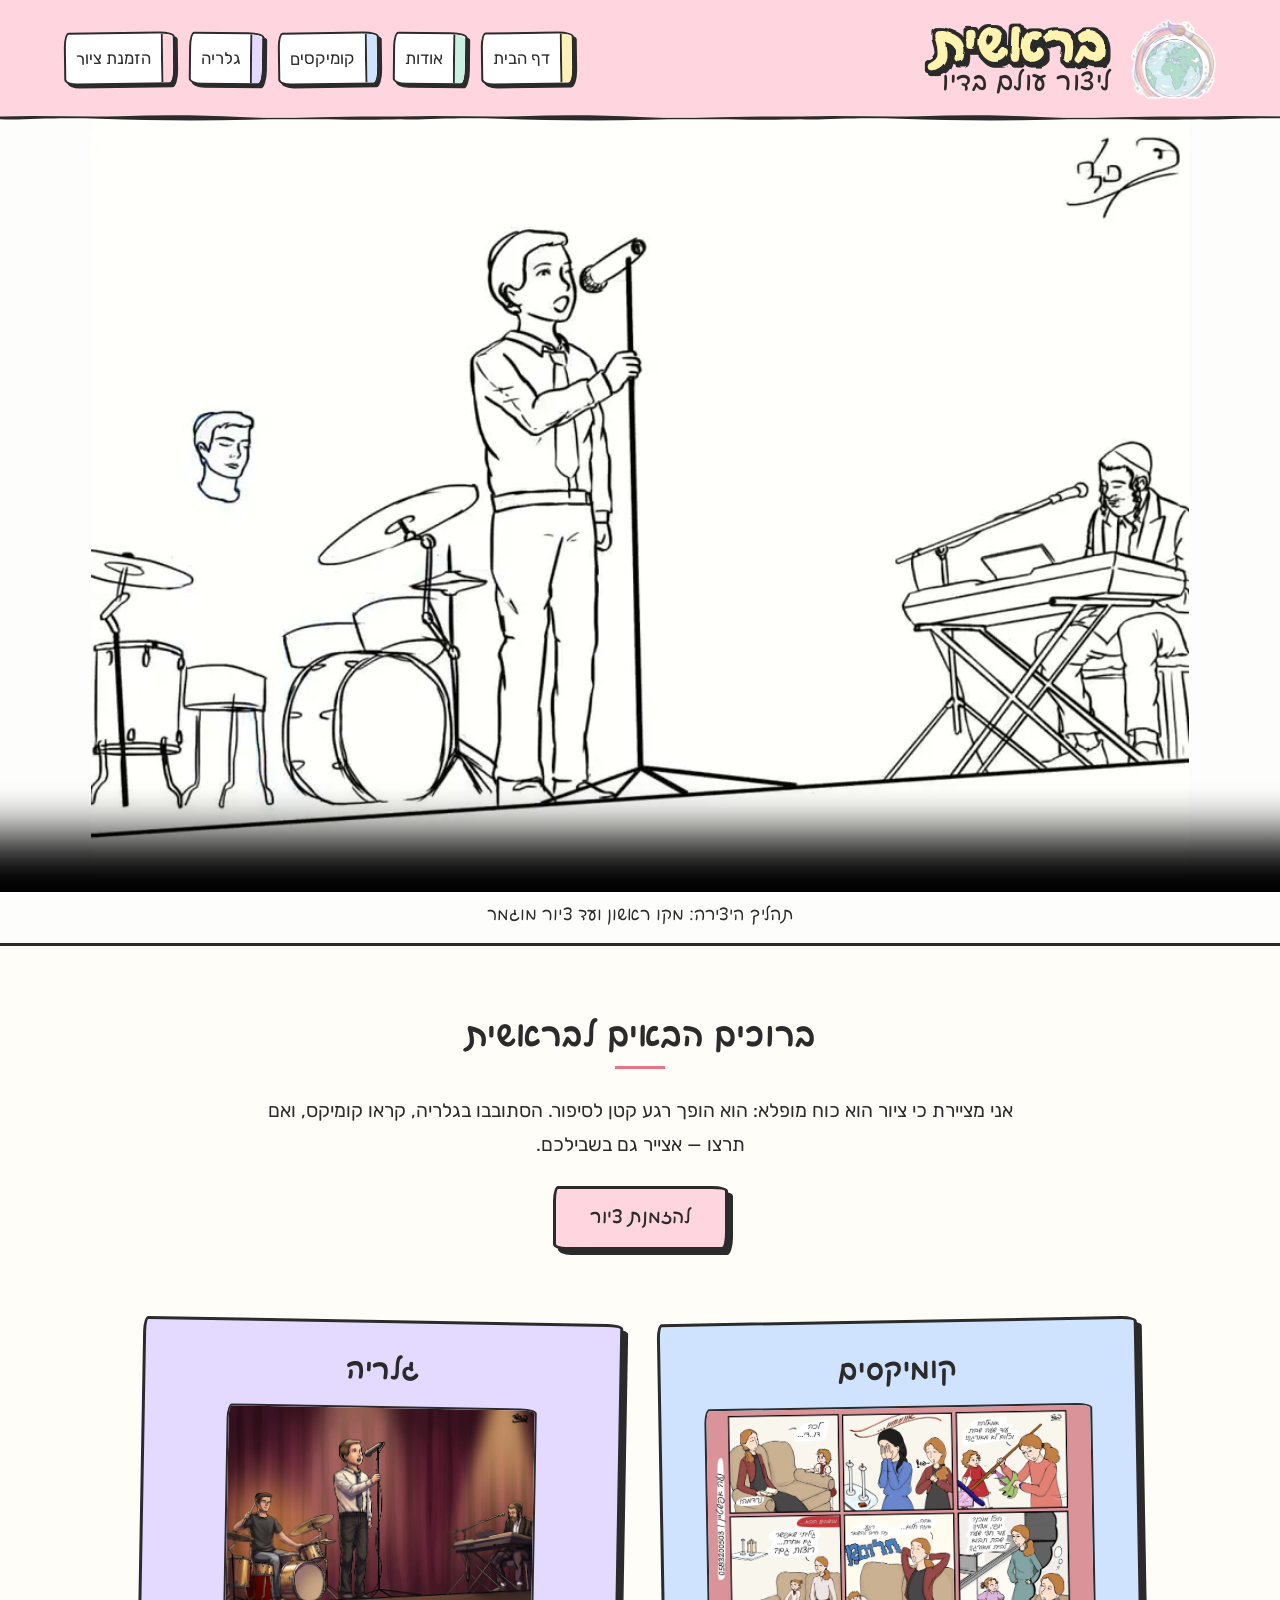
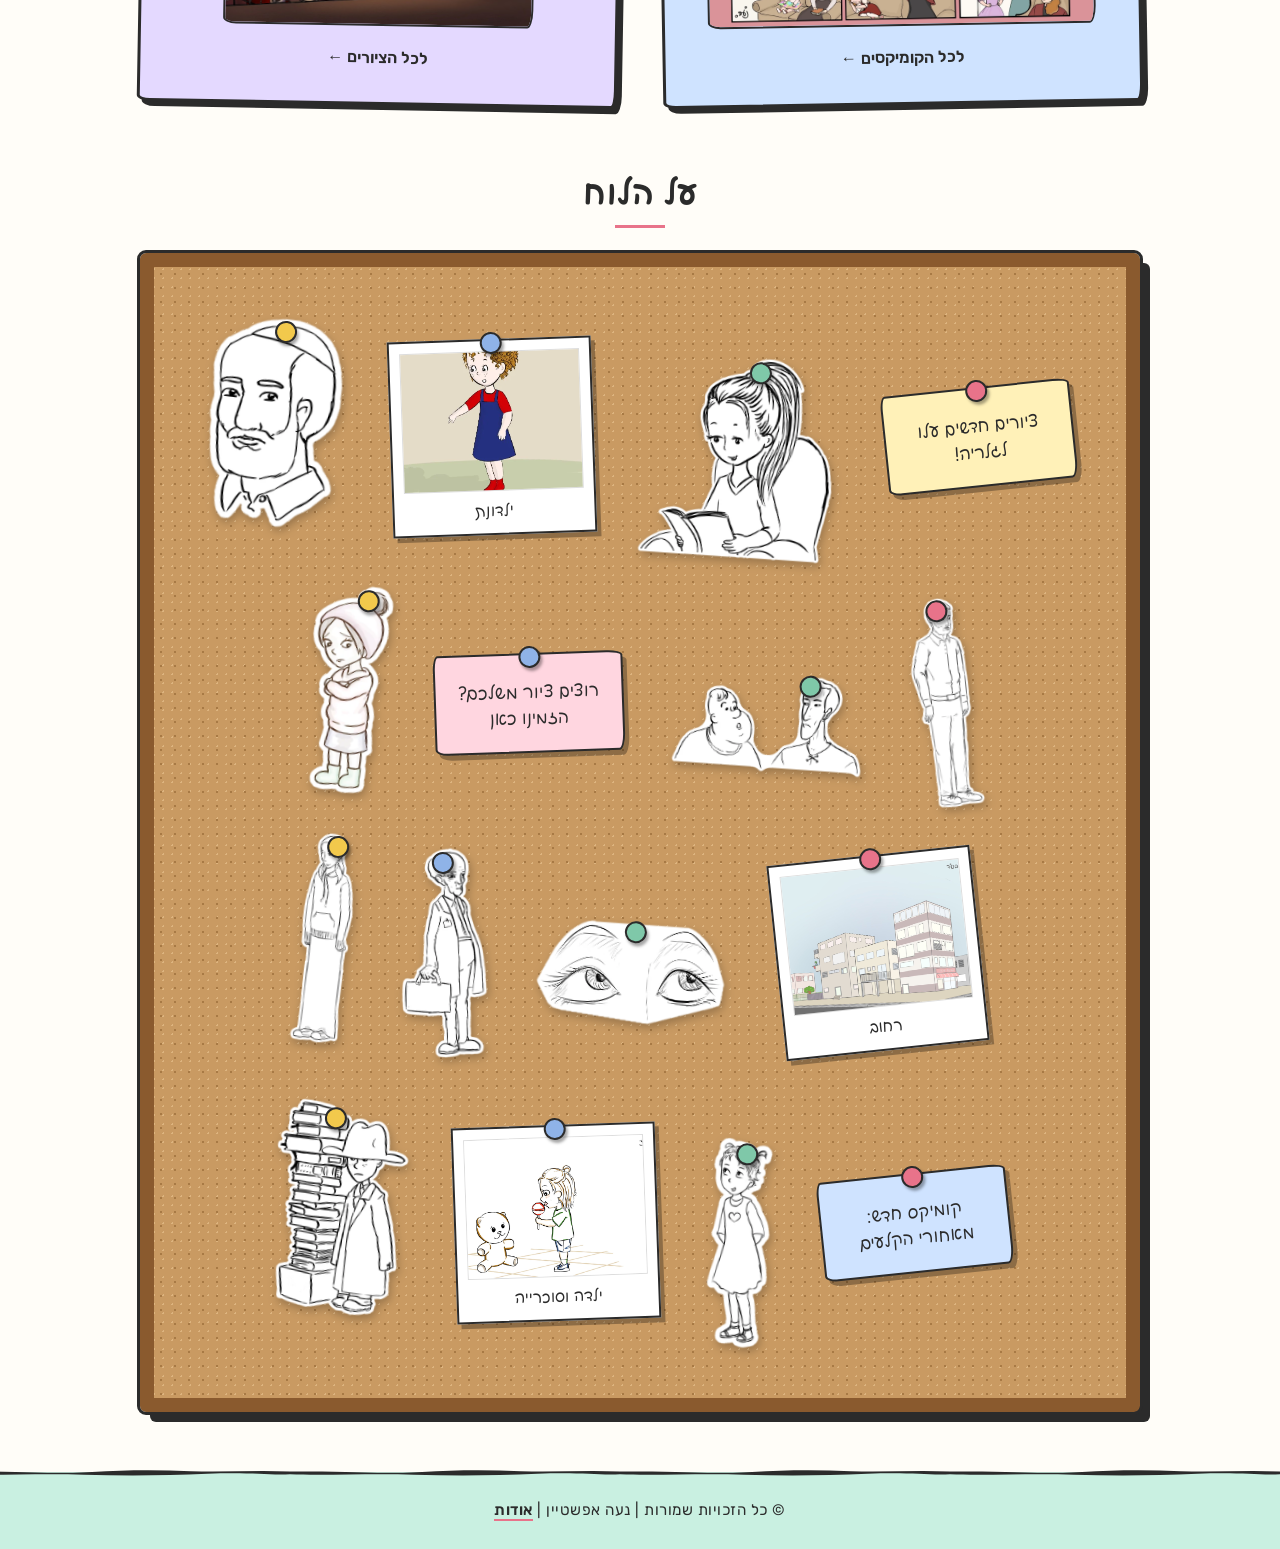
<file: index.html>
<!DOCTYPE html>
<!-- DOCTYPE: אומר לדפדפן שזה מסמך HTML5, כדי שיציג אותו לפי התקן העדכני -->

<!-- lang="he": שפת הדף עברית (עוזר לקוראי מסך ולמנועי חיפוש).
     dir="rtl": כיוון הכתיבה מימין לשמאל, כך שכל הדף "מתחיל" מצד ימין -->
<html lang="he" dir="rtl">

<!-- ===== head: מידע על הדף. שום דבר כאן לא מוצג בתוך הדף עצמו ===== -->
<head>
    
    <meta name="google-site-verification" content="vTOAwbFmwkOS66a6UIjDbWdQu5T5FKMDB_4ZXGEt1pg" />
    <!-- קידוד התווים: UTF-8 מאפשר להציג עברית ותווים מיוחדים בלי ג'יבריש -->
    <meta charset="UTF-8">

    <!-- viewport: חובה לאתר רספונסיבי. אומר לטלפון להציג את הדף ברוחב המסך האמיתי
         ולא "להקטין" אתר של מחשב. בלי השורה הזו ה-media queries לא יעבדו נכון בטלפון -->
    <meta name="viewport" content="width=device-width, initial-scale=1.0">

    <!-- הכותרת שמופיעה בלשונית של הדפדפן -->
    <title>בראשית | איורים, קומיקסים ומדבקות – נעה אפשטיין</title>

    <!-- description: תיאור קצר של הדף. גוגל מציג אותו בתוצאות החיפוש, מתחת לקישור לאתר.
         לכל דף יש תיאור משלו, שמסביר מה יש בדף הזה דווקא -->
    <meta name="description" content="בראשית – האתר של נעה אפשטיין, מאיירת: גלריית ציורים, קומיקסים ומדבקות, ואפשרות להזמין ציור אישי.">

    <!-- favicon: האייקון הקטן שמופיע בלשונית ליד הכותרת -->
    <link rel="icon" href="favicon.ico">

    <!-- קובץ העיצוב המשותף לכל הדפים (צבעים, גופנים, כותרת עליונה, תפריט, כותרת תחתונה).
         הנתיב מתחיל ב-css/ כי index.html נמצא בתיקייה הראשית -->
    <link rel="stylesheet" href="css/style.css">

    <!-- עיצובים ששייכים רק לדף הזה. הוא נטען אחרי style.css,
         ולכן כלל כאן יכול "לדרוס" כלל משותף עם אותו סלקטור -->
    <link rel="stylesheet" href="css/index.css">
</head>

<!-- ===== body: כל מה שמוצג בדף ===== -->
<body>
    <!-- פילטר SVG לשם האתר: קו מתאר "חי" ורועד כמו דיו, וצל מודפס.
         ה-SVG עצמו לא נראה (class="svg-defs" מקטין אותו לגודל 0 ב-CSS).
         הוא רק "מגדיר" פילטר בשם ink-outline, וה-CSS מפעיל אותו על שם האתר
         בעזרת filter: url(#ink-outline).
         aria-hidden="true": קוראי מסך מדלגים עליו, כי אין בו תוכן -->
    <svg class="svg-defs" aria-hidden="true">
        <!-- x, y, width, height: מגדילים את "השטח" של הפילטר מעבר לאותיות,
             כדי שהקו והצל שבולטים החוצה לא ייחתכו -->
        <filter id="ink-outline" x="-10%" y="-20%" width="125%" height="150%">
            <!-- רעש אקראי שגורם לקווים "לרעוד" -->
            <feTurbulence type="fractalNoise" baseFrequency="0.06" numOctaves="2" seed="4" result="noise"/>
            <!-- קו המתאר: צורת האותיות מורחבת ב-3 פיקסלים -->
            <feMorphology in="SourceAlpha" operator="dilate" radius="3" result="thick"/>
            <!-- מזיזים את הצורה המורחבת לפי הרעש, כך שהקו לא ישר לגמרי -->
            <feDisplacementMap in="thick" in2="noise" scale="4" result="wobbly"/>
            <!-- צובעים את הקו בצבע הדיו (אפור כהה מאוד) -->
            <feFlood flood-color="#2b2b2b" result="ink"/>
            <feComposite in="ink" in2="wobbly" operator="in" result="outline"/>
            <!-- צל מודפס: אותו קו, מוזז הצידה -->
            <feOffset in="outline" dx="3" dy="3" result="shadow"/>
            <!-- המילוי הצבעוני רועד יחד עם הקו -->
            <feDisplacementMap in="SourceGraphic" in2="noise" scale="4" result="fill"/>
            <!-- מניחים את השכבות זו על זו: למטה הצל, מעליו הקו, ולמעלה המילוי -->
            <feMerge>
                <feMergeNode in="shadow"/>
                <feMergeNode in="outline"/>
                <feMergeNode in="fill"/>
            </feMerge>
        </filter>
    </svg>

    <!-- ===== header: הכותרת הראשית. זהה בכל דפי האתר =====
         ב-CSS היא flex בשורה: לוגו, שם האתר ותפריט זה לצד זה -->
    <header>
        <!-- הלוגו, שם האתר והסלוגן עטופים יחד בקישור אחד לדף הבית (a.brand-link):
             לחיצה בכל מקום על האזור הזה מובילה לדף הבית, כמו שההנחיות דורשות ללוגו.
             alt="" בלוגו: לקישור כבר יש טקסט (שם האתר והסלוגן), שהוא "שם הקישור".
             alt נוסף כמו "לוגו בראשית" היה גורם לקורא מסך להקריא "בראשית" פעמיים.
             ב-CSS הקישור הוא flex בשורה: הלוגו ליד שם האתר -->
        <a href="index.html" class="brand-link">
            <img src="assets/images/logo.webp" alt="" class="logo" width="360" height="333">

            <!-- div שמקבץ את שם האתר והסלוגן, כדי שיעמדו אחד מעל השני כיחידה אחת -->
            <div class="brand">
                <!-- h1: הכותרת החשובה ביותר בדף, ויש רק אחת בכל דף.
                     בדף הבית ה-h1 הוא שם האתר, כי הדף הזה עוסק באתר כולו.
                     בשאר הדפים שם האתר הוא פסקה (p.site-name), וה-h1 הוא כותרת הדף עצמו -->
                <h1 class="site-name">בראשית</h1>
                <p class="slogan">ליצור עולם בדיו</p>
            </div>
        </a>

        <!-- nav: תגית סמנטית לתפריט ניווט. בתוכה רשימה לא ממוספרת (ul),
             וכל פריט ברשימה (li) הוא קישור לדף אחר.
             ב-CSS הרשימה הופכת לשורה של כפתורים (display: flex) -->
        <nav>
            <ul>
                <!-- מ-index.html נכנסים לתיקיית pages, ולכן הנתיבים מתחילים ב-pages/ -->
                <li><a href="index.html">דף הבית</a></li>
                <li><a href="pages/about.html">אודות</a></li>
                <li><a href="pages/comics.html">קומיקסים</a></li>
                <li><a href="pages/gallery.html">גלריה</a></li>
                <li><a href="pages/order.html">הזמנת ציור</a></li>
            </ul>
        </nav>
    </header>

    <!-- ===== main: התוכן המרכזי של הדף =====
         class="home": לדף הבית יש תבנית שונה (ההנחיות מאפשרות זאת):
         אין "דף" לבן אחד, וכל section מעוצב לעצמו. העיצוב ב-css/index.css -->
    <main class="home">

        <!-- 1. הסרטון פותח את הדף: מתחיל לבד, בלי קול, בלולאה.
             figure: תגית סמנטית לתוכן מוצג (תמונה, סרטון) עם כיתוב משלו (figcaption).
             (section מתאים לחלק בדף שיש לו כותרת. לסרטון אין כותרת, ולכן figure מתאים יותר) -->
        <figure class="hero-video">
            <!-- תכונות הסרטון:
                 controls    - מציג כפתורי ניגון, עצירה ומסך מלא
                 autoplay    - מתחיל לבד כשהדף נטען
                 muted       - בלי קול (דפדפנים מאפשרים autoplay רק לסרטון מושתק)
                 loop        - חוזר להתחלה כשהוא נגמר
                 playsinline - בטלפון מתנגן בתוך הדף ולא פותח מסך מלא
                 poster      - תמונה שמוצגת מיד, עד שהסרטון נטען (במקום ריבוע ריק) -->
            <video controls autoplay muted loop playsinline poster="assets/files/process-poster.webp">
                <!-- source: קובץ הסרטון וסוג הקובץ, כדי שהדפדפן ידע אם הוא יכול לנגן אותו -->
                <source src="assets/files/process.mp4" type="video/mp4">
                <!-- הטקסט הזה מוצג רק בדפדפן ישן שלא מכיר את תגית video -->
                הדפדפן שלך לא תומך בהצגת סרטונים.
            </video>
            <!-- figcaption: הכיתוב של הסרטון. עוזר גם לקוראי מסך וגם לגוגל להבין מה רואים בסרטון -->
            <figcaption>תהליך היצירה: מקו ראשון ועד ציור מוגמר</figcaption>
        </figure>

        <!-- 2. ברוכים הבאים: כותרת משנה (h2), פסקה (p) וכפתור -->
        <section class="welcome">
            <h2>ברוכים הבאים לבראשית</h2>
            <p>אני מציירת כי ציור הוא כוח מופלא: הוא הופך רגע קטן לסיפור. הסתובבו בגלריה, קראו קומיקס, ואם תרצו — אצייר גם בשבילכם.</p>
            <!-- זה קישור רגיל (a), שמעוצב כמו כפתור בעזרת class="btn" -->
            <a href="pages/order.html" class="btn">להזמנת ציור</a>
        </section>

        <!-- 3. כרטיסים לשני דפי הציורים.
             כל כרטיס הוא קישור (a) אחד גדול, כך שלחיצה בכל מקום בכרטיס מעבירה לדף.
             הכותרות כאן h2 (ולא h3), כי הכרטיסים לא שייכים לחלק "ברוכים הבאים" שמעליהם:
             הם חלק עצמאי בדף, ולכן הכותרת שלהם באותה דרגה כמו "ברוכים הבאים" ו"על הלוח".
             ב-CSS: section.cards הוא flex בשורה, ובטלפון עובר לעמודה
             loading="lazy": התמונות נטענות רק כשמגיעים אליהן בגלילה, כי הן מתחת לסרטון -->
        <section class="cards">
            <a href="pages/comics.html" class="card">
                <h2>קומיקסים</h2>
                <img loading="lazy" src="assets/images/comics/shabbat-72.webp" alt="קומיקס שבת" width="1800" height="1013">
                <!-- span: תגית "ריקה" בלי משמעות, רק כדי לעצב את הטקסט הזה בנפרד -->
                <span>לכל הקומיקסים ←</span>
            </a>
            <a href="pages/gallery.html" class="card">
                <h2>גלריה</h2>
                <img loading="lazy" src="assets/images/gallery/stage.jpg" alt="על הבמה" width="1222" height="864">
                <span>לכל הציורים ←</span>
            </a>
        </section>

        <!-- 4. לוח השעם: מדבקות ופתקים נעוצים בנעצים.
             div.corkboard הוא flex בשורה עם גלישה (flex-wrap), כך שהפריטים
             מסתדרים בכמה שורות לפי רוחב המסך.
             יש שלושה סוגי פריטים, וכולם מקבלים class="pinned" (נעוץ בנעץ):
             - pinned note     : פתק צבעוני עם טקסט (pink / blue משנים את הצבע)
             - pinned polaroid : תמונה מודפסת עם שוליים לבנים וכיתוב
             - pinned + img.sticker : מדבקה (ציור עם שוליים לבנים ורקע שקוף)
             pin-...: לכל מדבקה class משלה (pin-reading-girl וכו'), שמגדיר ב-index.css
             שני משתני CSS (נושא הלמידה העצמית), px ו-py (עם שני מקפים לפני השם):
             המיקום המדויק של הנעץ על הנייר של כל מדבקה, באחוזים מהרוחב ומהגובה.
             ה-CSS קורא אותם בעזרת var(). (בתוך הערת HTML אסור לכתוב שני מקפים ברצף)
             לפתקים אין משתנים, ולכן הנעץ שלהם במקום ברירת המחדל: באמצע הקצה העליון.
             alt במדבקות: כל מדבקה היא התוכן היחיד של קישור, ולכן ה-alt שלה הוא "שם הקישור":
             מה רואים ולאן הקישור מוביל. בלי alt, לקישור לא היה שם בכלל -
             קורא מסך היה מקריא רק את הכתובת, וגוגל היה רואה קישור בלי טקסט
             loading="lazy" בכל התמונות שעל הלוח: הוא בתחתית הדף, ולכן הן נטענות רק כשגוללים אליו -->
        <section class="board-section">
            <h2>על הלוח</h2>
            <div class="corkboard">
                <a href="pages/gallery.html" class="pinned note">ציורים חדשים עלו לגלריה!</a>
                <a href="pages/gallery.html" class="pinned pin-reading-girl"><img loading="lazy" src="assets/images/stickers/reading-girl.webp" alt="ילדה קוראת – לגלריה" class="sticker" width="491" height="520"></a>
                <a href="pages/gallery.html" class="pinned polaroid"><img loading="lazy" src="assets/images/gallery/curly-girl.webp" alt="ילדונת" width="595" height="842"><span>ילדונת</span></a>
                <a href="pages/comics.html" class="pinned pin-bearded-man"><img loading="lazy" src="assets/images/stickers/bearded-man.webp" alt="איש עם זקן – לקומיקסים" class="sticker" width="308" height="484"></a>
                <a href="pages/gallery.html" class="pinned pin-family-father"><img loading="lazy" src="assets/images/stickers/family-father.webp" alt="אבא – לגלריה" class="sticker" width="150" height="520"></a>
                <a href="pages/gallery.html" class="pinned pin-duo"><img loading="lazy" src="assets/images/stickers/duo.webp" alt="שתי דמויות – לגלריה" class="sticker" width="520" height="267"></a>
                <a href="pages/order.html" class="pinned note pink">רוצים ציור משלכם? הזמינו כאן</a>
                <a href="pages/gallery.html" class="pinned pin-winter-girl"><img loading="lazy" src="assets/images/stickers/winter-girl.webp" alt="ילדה עם כובע – לגלריה" class="sticker" width="193" height="520"></a>
                <a href="pages/gallery.html" class="pinned polaroid"><img loading="lazy" src="assets/images/gallery/street.jpg" alt="רחוב" width="1400" height="990"><span>רחוב</span></a>
                <a href="pages/comics.html" class="pinned pin-eyes-3"><img loading="lazy" src="assets/images/stickers/eyes-3.webp" alt="זוג עיניים – לקומיקסים" class="sticker" width="369" height="199"></a>
                <a href="pages/gallery.html" class="pinned pin-professor"><img loading="lazy" src="assets/images/stickers/professor.webp" alt="פרופסור עם תיק – לגלריה" class="sticker" width="213" height="520"></a>
                <a href="pages/gallery.html" class="pinned pin-family-mother"><img loading="lazy" src="assets/images/stickers/family-mother.webp" alt="אמא – לגלריה" class="sticker" width="123" height="520"></a>
                <a href="pages/comics.html" class="pinned note blue">קומיקס חדש: מאחורי הקלעים</a>
                <a href="pages/gallery.html" class="pinned pin-family-toddler"><img loading="lazy" src="assets/images/stickers/family-toddler.webp" alt="פעוטה – לגלריה" class="sticker" width="154" height="520"></a>
                <a href="pages/gallery.html" class="pinned polaroid"><img loading="lazy" src="assets/images/gallery/girl-lollipop.jpg" alt="ילדה וסוכרייה" width="1400" height="990"><span>ילדה וסוכרייה</span></a>
                <a href="pages/gallery.html" class="pinned pin-books-boy"><img loading="lazy" src="assets/images/stickers/books-boy.webp" alt="ערימת ספרים – לגלריה" class="sticker" width="331" height="520"></a>
            </div>
        </section>

    </main>

    <!-- ===== footer: הכותרת התחתונה. זהה בכל הדפים =====
         הסימן © כתוב ישירות (ולא כ-&amp;copy;), כי הקובץ שמור ב-UTF-8 ומכיר את כל התווים.
         כמו שההנחיות דורשות: זכויות שמורות + קישור לדף האודות -->
    <footer>
        <p>© כל הזכויות שמורות | נעה אפשטיין | <a href="pages/about.html">אודות</a></p>
    </footer>
</body>
</html>
</file>
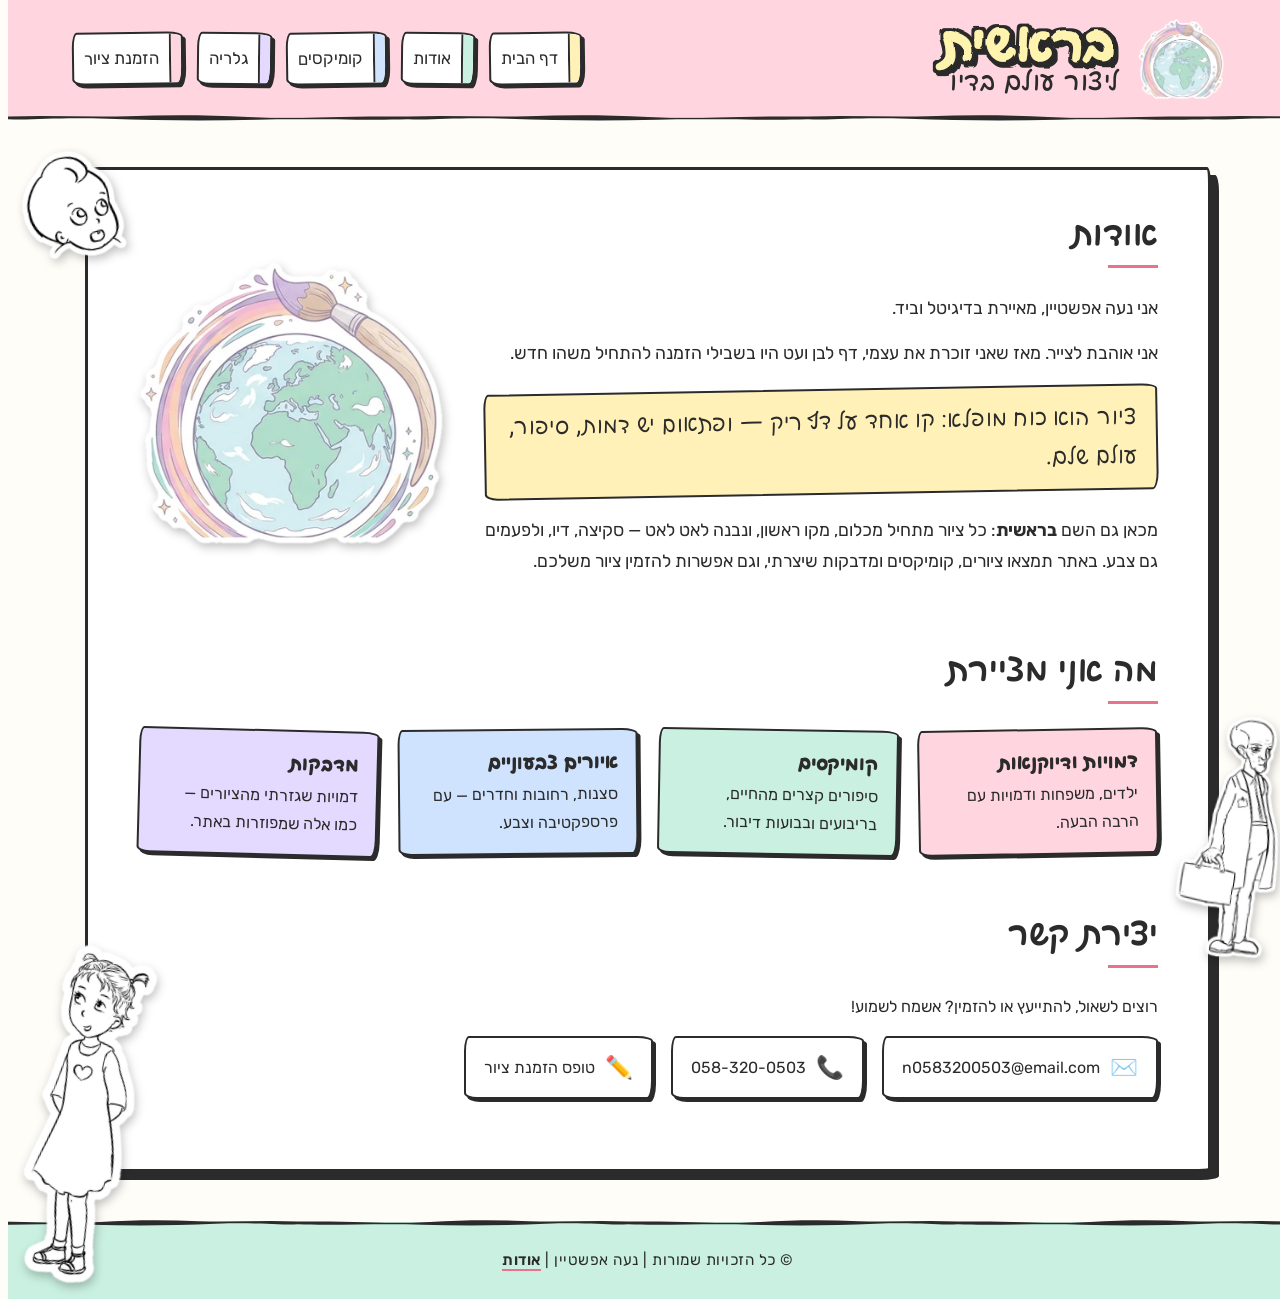
<file: pages/about.html>
<!DOCTYPE html>
<!-- DOCTYPE: מסמך HTML5. lang="he": שפת הדף עברית. dir="rtl": כיוון מימין לשמאל -->
<html lang="he" dir="rtl">

<!-- ===== head: מידע על הדף שלא מוצג בתוכו ===== -->
<head>
    <!-- קידוד UTF-8: מאפשר להציג עברית בלי ג'יבריש -->
    <meta charset="UTF-8">

    <!-- viewport: בטלפון הדף מוצג ברוחב המסך האמיתי. בלי זה ה-media queries לא יעבדו בטלפון -->
    <meta name="viewport" content="width=device-width, initial-scale=1.0">
    <title>אודות נעה אפשטיין, מאיירת | בראשית</title>

    <!-- description: תיאור הדף שגוגל מציג בתוצאות החיפוש, מתחת לקישור -->
    <meta name="description" content="נעה אפשטיין, מאיירת בדיגיטל וביד: מי אני, מה אני מציירת (דמויות, דיוקנאות, קומיקסים ומדבקות) ואיך יוצרים קשר.">

    <!-- favicon: האייקון בלשונית. הדף נמצא בתיקיית pages, ולכן עולים תיקייה אחת למעלה עם ../ -->
    <link rel="icon" href="../favicon.ico">

    <!-- העיצוב המשותף לכל הדפים -->
    <link rel="stylesheet" href="../css/style.css">

    <!-- עיצובים ששייכים רק לדף הזה. נטען אחרי style.css, ולכן יכול לדרוס כללים משותפים -->
    <link rel="stylesheet" href="../css/about.css">
</head>
<body>
    <!-- פילטר SVG לשם האתר: קו מתאר "חי" ורועד כמו דיו, וצל מודפס.
         ה-SVG עצמו לא נראה (class="svg-defs" מקטין אותו לגודל 0 ב-CSS).
         הוא רק מגדיר פילטר בשם ink-outline, וה-CSS מפעיל אותו על שם האתר
         בעזרת filter: url(#ink-outline). ההסבר המלא נמצא ב-index.html -->
    <svg class="svg-defs" aria-hidden="true">
        <filter id="ink-outline" x="-10%" y="-20%" width="125%" height="150%">
            <!-- רעש אקראי שגורם לקווים "לרעוד" -->
            <feTurbulence type="fractalNoise" baseFrequency="0.06" numOctaves="2" seed="4" result="noise"/>
            <!-- קו המתאר: צורת האותיות מורחבת ב-3 פיקסלים -->
            <feMorphology in="SourceAlpha" operator="dilate" radius="3" result="thick"/>
            <!-- מזיזים את הקו לפי הרעש וצובעים אותו בצבע הדיו -->
            <feDisplacementMap in="thick" in2="noise" scale="4" result="wobbly"/>
            <feFlood flood-color="#2b2b2b" result="ink"/>
            <feComposite in="ink" in2="wobbly" operator="in" result="outline"/>
            <!-- צל מודפס: אותו קו, מוזז הצידה -->
            <feOffset in="outline" dx="3" dy="3" result="shadow"/>
            <!-- המילוי הצבעוני רועד יחד עם הקו -->
            <feDisplacementMap in="SourceGraphic" in2="noise" scale="4" result="fill"/>
            <!-- השכבות זו על זו: צל, קו, מילוי -->
            <feMerge>
                <feMergeNode in="shadow"/>
                <feMergeNode in="outline"/>
                <feMergeNode in="fill"/>
            </feMerge>
        </filter>
    </svg>
    <!-- מדבקות קישוט שמפוזרות על הדף. הן ממוקמות ב-CSS עם position: absolute,
         ולכן לא תופסות מקום בזרימה הרגילה של הדף.
         class="sticker deco deco-1": אפשר לתת לאלמנט כמה מחלקות, מופרדות ברווח:
         sticker - הצל של המדבקה, deco - מדבקה מפוזרת, deco-1/2/3 - המיקום והזווית של כל אחת.
         alt="": תמונות קישוט בלבד, ולכן קורא מסך ידלג עליהן -->
    <img src="../assets/images/stickers/baby-face.webp" alt="" class="sticker deco deco-1" width="273" height="300">
    <img src="../assets/images/stickers/professor.webp" alt="" class="sticker deco deco-2" width="213" height="520">
    <img src="../assets/images/stickers/family-toddler.webp" alt="" class="sticker deco deco-3" width="154" height="520">

    <!-- ===== header: הכותרת הראשית, זהה בכל הדפים =====
         ב-CSS היא flex בשורה: לוגו, שם האתר ותפריט זה לצד זה -->
    <header>
        <!-- הלוגו, שם האתר והסלוגן עטופים יחד בקישור אחד לדף הבית (a.brand-link),
             כך שלחיצה בכל מקום על האזור הזה מובילה לדף הבית.
             alt="" בלוגו: לקישור כבר יש טקסט (שם האתר והסלוגן), ולכן אין צורך לחזור עליו -->
        <a href="../index.html" class="brand-link">
            <img src="../assets/images/logo.webp" alt="" class="logo" width="360" height="333">

            <!-- שם האתר והסלוגן, מקובצים יחד ב-div.
                 שם האתר הוא p ולא h1: ה-h1 של הדף הזה הוא כותרת הדף בתוך main,
                 כי היא אומרת על מה הדף (גוגל וקוראי מסך נעזרים בה) -->
            <div class="brand">
                <p class="site-name">בראשית</p>
                <p class="slogan">ליצור עולם בדיו</p>
            </div>
        </a>

        <!-- nav: תפריט הניווט. רשימה (ul) של קישורים (li > a).
             הדפים האחרים נמצאים באותה תיקייה (pages), ולכן מספיק לכתוב את שם הקובץ.
             לדף הבית צריך לעלות תיקייה: ../index.html -->
        <nav>
            <ul>
                <li><a href="../index.html">דף הבית</a></li>
                <li><a href="about.html">אודות</a></li>
                <li><a href="comics.html">קומיקסים</a></li>
                <li><a href="gallery.html">גלריה</a></li>
                <li><a href="order.html">הזמנת ציור</a></li>
            </ul>
        </nav>
    </header>

    <!-- div.container עוטף את התוכן. ב-CSS הוא flex: 1, ולכן תופס את כל הגובה הפנוי
         ודוחף את הכותרת התחתונה לתחתית המסך גם כשהדף קצר -->
    <div class="container">
        <!-- ===== main: התוכן המרכזי של הדף, מחולק ל-section ===== -->
        <main>
            <!-- פתיחה: טקסט מצד אחד ולוגו מהצד השני.
                 ב-CSS (about.css) הוא flex בשורה, ובטלפון עמודה הפוכה (column-reverse),
                 כך שהלוגו עולה מעל הטקסט -->
            <section class="intro">
                <!-- div שמקבץ את כל הטקסט, כדי שיהיה פריט flex אחד מול הלוגו -->
                <div class="intro-text">
                    <h1>אודות</h1>
                    <p>אני נעה אפשטיין, מאיירת בדיגיטל וביד. </p>
                    <p>אני אוהבת לצייר. מאז שאני זוכרת את עצמי, דף לבן ועט היו בשבילי הזמנה להתחיל משהו חדש.</p>
                    <!-- המשפט המרכזי, מעוצב כמו פתק בכתב יד (class="highlight" ב-about.css).
                         זו פסקה רגילה (p) ולא blockquote, כי blockquote מיועד לציטוט ממקור אחר,
                         וכאן זה משפט שלי. את המראה המיוחד נותן ה-CSS, לא התגית -->
                    <p class="highlight">ציור הוא כוח מופלא: קו אחד על דף ריק — ופתאום יש דמות, סיפור, עולם שלם.</p>
                    <!-- strong: הדגשה עם משמעות (מילה חשובה). הדפדפן מציג אותה מודגשת -->
                    <p>מכאן גם השם <strong>בראשית</strong>: כל ציור מתחיל מכלום, מקו ראשון, ונבנה לאט לאט — סקיצה, דיו, ולפעמים גם צבע. באתר תמצאו ציורים, קומיקסים ומדבקות שיצרתי, וגם אפשרות להזמין ציור משלכם.</p>
                </div>
                <img src="../assets/images/logo.webp" alt="הלוגו של בראשית: מכחול מצייר גלובוס " class="sticker intro-logo" width="360" height="333">
            </section>

            <!-- רשימה לא ממוספרת (ul). כל li מעוצב ב-CSS כפתק צבעוני,
                 והרשימה כולה היא flex עם גלישה, כך שהפתקים מסתדרים בשורות.
                 בתוך כל פריט: h3 לכותרת הפתק (כותרת משנה של "מה אני מציירת"), ואחריה פסקה -->
            <section>
                <h2>מה אני מציירת</h2>
                <ul class="what-list">
                    <li><h3>דמויות ודיוקנאות</h3><p>ילדים, משפחות ודמויות עם הרבה הבעה.</p></li>
                    <li><h3>קומיקסים</h3><p>סיפורים קצרים מהחיים, בריבועים ובבועות דיבור.</p></li>
                    <li><h3>איורים צבעוניים</h3><p>סצנות, רחובות וחדרים — עם פרספקטיבה וצבע.</p></li>
                    <li><h3>מדבקות</h3><p>דמויות שגזרתי מהציורים — כמו אלה שמפוזרות באתר.</p></li>
                </ul>
            </section>

            <section>
                <h2>יצירת קשר</h2>
                <p>רוצים לשאול, להתייעץ או להזמין? אשמח לשמוע!</p>
                <!-- address: תגית סמנטית לפרטי הקשר של בעלת האתר (לא לכתובת דואר דווקא).
                     קישורים מיוחדים (נושא הלמידה העצמית):
                     mailto: - פותח את תוכנת המייל עם הודעה חדשה לכתובת הזו
                     tel:    - בטלפון פותח את החייגן עם המספר (בלי מקפים ב-href)
                     הקישור השלישי הוא קישור רגיל לדף אחר באתר.
                     span.icon: עוטף את הסמל, כדי שיהיה אפשר לעצב אותו בנפרד מהטקסט.
                     aria-hidden="true": קורא מסך מדלג על הסמל (אחרת היה מקריא "מעטפה", "שפופרת טלפון") -->
                <address>
                    <ul class="contact-list">
                        <li><a href="mailto:n0583200503@email.com"><span class="icon" aria-hidden="true">✉️</span> n0583200503@email.com</a></li>
                        <li><a href="tel:0583200503"><span class="icon" aria-hidden="true">📞</span> 058-320-0503</a></li>
                        <li><a href="order.html"><span class="icon" aria-hidden="true">✏️</span> טופס הזמנת ציור</a></li>
                    </ul>
                </address>
            </section>
        </main>
    </div>

    <!-- ===== footer: הכותרת התחתונה, זהה בכל הדפים =====
         הסימן © כתוב ישירות (הקובץ ב-UTF-8). זכויות שמורות + קישור לדף האודות, כמו בהנחיות -->
    <footer>
        <p>© כל הזכויות שמורות | נעה אפשטיין | <a href="about.html">אודות</a></p>
    </footer>
</body>
</html>
</file>
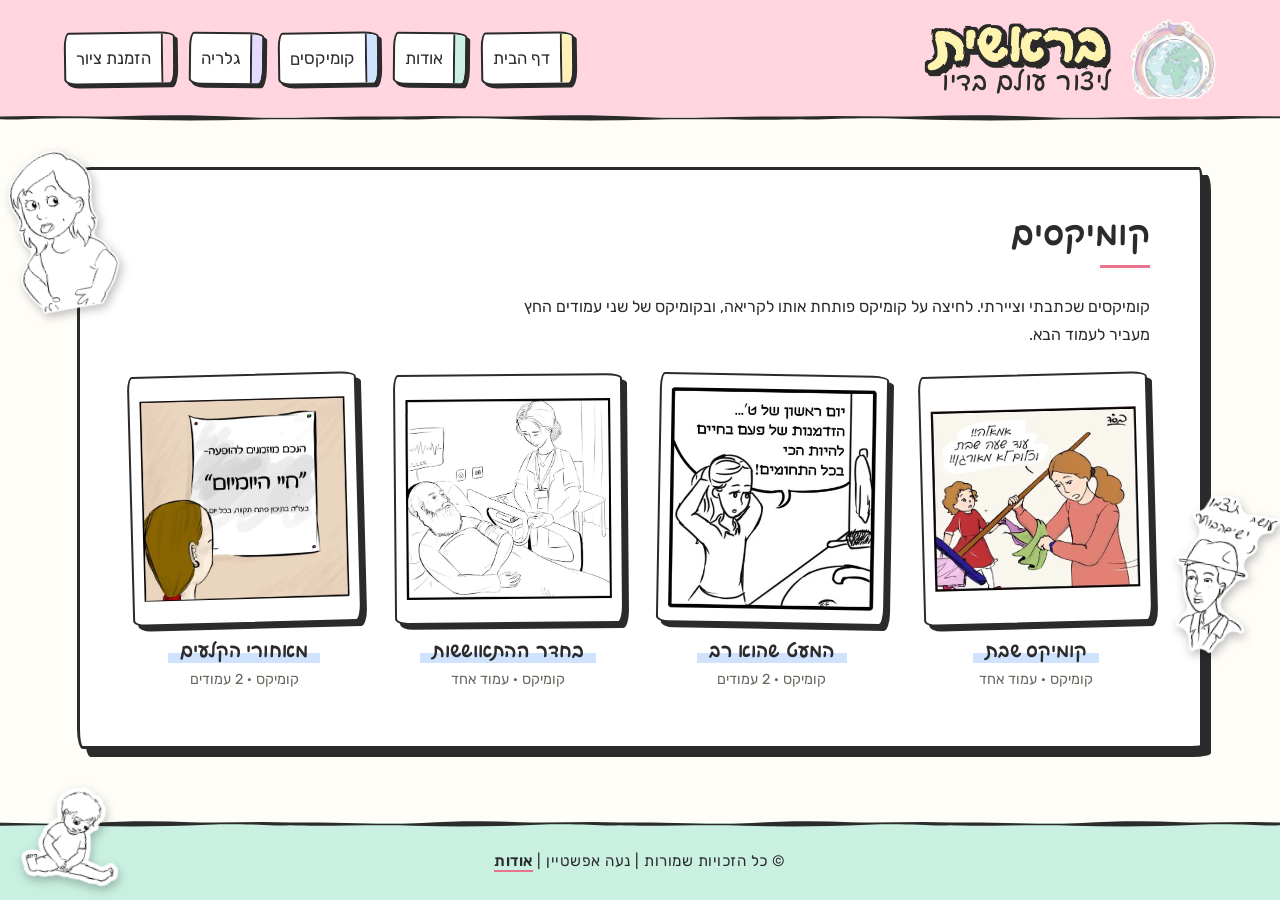
<file: pages/comics.html>
<!DOCTYPE html>
<!-- DOCTYPE: מסמך HTML5. lang="he": שפת הדף עברית. dir="rtl": כיוון מימין לשמאל -->
<html lang="he" dir="rtl">

<!-- ===== head: מידע על הדף שלא מוצג בתוכו ===== -->
<head>
    <!-- קידוד UTF-8: מאפשר להציג עברית בלי ג'יבריש -->
    <meta charset="UTF-8">

    <!-- viewport: בטלפון הדף מוצג ברוחב המסך האמיתי. בלי זה ה-media queries לא יעבדו בטלפון -->
    <meta name="viewport" content="width=device-width, initial-scale=1.0">
    <title>קומיקסים מצוירים | בראשית</title>

    <!-- description: תיאור הדף שגוגל מציג בתוצאות החיפוש, מתחת לקישור -->
    <meta name="description" content="קומיקסים קצרים מהחיים שכתבתי וציירתי: קומיקס שבת, המעט שהוא רב, בחדר ההתאוששות ומאחורי הקלעים. לחיצה על קומיקס פותחת אותו לקריאה.">

    <!-- favicon: האייקון בלשונית. הדף נמצא בתיקיית pages, ולכן עולים תיקייה אחת למעלה עם ../ -->
    <link rel="icon" href="../favicon.ico">

    <!-- העיצוב המשותף לכל הדפים -->
    <link rel="stylesheet" href="../css/style.css">

    <!-- עיצובים ששייכים רק לדף הזה. נטען אחרי style.css, ולכן יכול לדרוס כללים משותפים -->
    <link rel="stylesheet" href="../css/comics.css">
</head>
<body>
    <!-- פילטר SVG לשם האתר: קו מתאר "חי" ורועד כמו דיו, וצל מודפס.
         ה-SVG עצמו לא נראה (class="svg-defs" מקטין אותו לגודל 0 ב-CSS).
         הוא רק מגדיר פילטר בשם ink-outline, וה-CSS מפעיל אותו על שם האתר
         בעזרת filter: url(#ink-outline). ההסבר המלא נמצא ב-index.html -->
    <svg class="svg-defs" aria-hidden="true">
        <filter id="ink-outline" x="-10%" y="-20%" width="125%" height="150%">
            <!-- רעש אקראי שגורם לקווים "לרעוד" -->
            <feTurbulence type="fractalNoise" baseFrequency="0.06" numOctaves="2" seed="4" result="noise"/>
            <!-- קו המתאר: צורת האותיות מורחבת ב-3 פיקסלים -->
            <feMorphology in="SourceAlpha" operator="dilate" radius="3" result="thick"/>
            <!-- מזיזים את הקו לפי הרעש וצובעים אותו בצבע הדיו -->
            <feDisplacementMap in="thick" in2="noise" scale="4" result="wobbly"/>
            <feFlood flood-color="#2b2b2b" result="ink"/>
            <feComposite in="ink" in2="wobbly" operator="in" result="outline"/>
            <!-- צל מודפס: אותו קו, מוזז הצידה -->
            <feOffset in="outline" dx="3" dy="3" result="shadow"/>
            <!-- המילוי הצבעוני רועד יחד עם הקו -->
            <feDisplacementMap in="SourceGraphic" in2="noise" scale="4" result="fill"/>
            <!-- השכבות זו על זו: צל, קו, מילוי -->
            <feMerge>
                <feMergeNode in="shadow"/>
                <feMergeNode in="outline"/>
                <feMergeNode in="fill"/>
            </feMerge>
        </filter>
    </svg>
    <!-- מדבקות קישוט שמפוזרות על הדף. הן ממוקמות ב-CSS עם position: absolute,
         ולכן לא תופסות מקום בזרימה הרגילה של הדף.
         class="sticker deco deco-1": אפשר לתת לאלמנט כמה מחלקות, מופרדות ברווח:
         sticker - הצל של המדבקה, deco - מדבקה מפוזרת, deco-1/2/3 - המיקום והזווית של כל אחת.
         alt="": תמונות קישוט בלבד, ולכן קורא מסך ידלג עליהן -->
    <img src="../assets/images/stickers/tongue-girl.webp" alt="" class="sticker deco deco-1" width="325" height="520">
    <img src="../assets/images/stickers/hat-guy.webp" alt="" class="sticker deco deco-2" width="326" height="520">
    <img src="../assets/images/stickers/family-baby.webp" alt="" class="sticker deco deco-3" width="314" height="311">

    <!-- ===== header: הכותרת הראשית, זהה בכל הדפים =====
         ב-CSS היא flex בשורה: לוגו, שם האתר ותפריט זה לצד זה -->
    <header>
        <!-- הלוגו, שם האתר והסלוגן עטופים יחד בקישור אחד לדף הבית (a.brand-link),
             כך שלחיצה בכל מקום על האזור הזה מובילה לדף הבית.
             alt="" בלוגו: לקישור כבר יש טקסט (שם האתר והסלוגן), ולכן אין צורך לחזור עליו -->
        <a href="../index.html" class="brand-link">
            <img src="../assets/images/logo.webp" alt="" class="logo" width="360" height="333">

            <!-- שם האתר והסלוגן, מקובצים יחד ב-div.
                 שם האתר הוא p ולא h1: ה-h1 של הדף הזה הוא כותרת הדף בתוך main,
                 כי היא אומרת על מה הדף (גוגל וקוראי מסך נעזרים בה) -->
            <div class="brand">
                <p class="site-name">בראשית</p>
                <p class="slogan">ליצור עולם בדיו</p>
            </div>
        </a>

        <!-- nav: תפריט הניווט. רשימה (ul) של קישורים (li > a).
             הדפים האחרים נמצאים באותה תיקייה (pages), ולכן מספיק לכתוב את שם הקובץ.
             לדף הבית צריך לעלות תיקייה: ../index.html -->
        <nav>
            <ul>
                <li><a href="../index.html">דף הבית</a></li>
                <li><a href="about.html">אודות</a></li>
                <li><a href="comics.html">קומיקסים</a></li>
                <li><a href="gallery.html">גלריה</a></li>
                <li><a href="order.html">הזמנת ציור</a></li>
            </ul>
        </nav>
    </header>

    <!-- div.container עוטף את התוכן. ב-CSS הוא flex: 1, ולכן תופס את כל הגובה הפנוי
         ודוחף את הכותרת התחתונה לתחתית המסך גם כשהדף קצר -->
    <div class="container">
        <!-- ===== main: התוכן המרכזי של הדף, מחולק ל-section ===== -->
        <main>
            <section>
                <h1>קומיקסים</h1>

                <p>קומיקסים שכתבתי וציירתי. לחיצה על קומיקס פותחת אותו לקריאה, ובקומיקס של שני עמודים החץ מעביר לעמוד הבא.</p>

                <!-- ===== רשת המוצרים =====
                     כל קומיקס הוא "כרטיס מוצר" (article), באותו מבנה בדיוק כמו בגלריה.
                     העיצוב המשותף נמצא ב-style.css (.products, .product), וב-comics.css רק ההבדלים.
                     בכרטיס מוצגת הקובייה הראשונה של הקומיקס (קבצי ה-panel.webp, חתוכים מהעמוד הראשון).
                     ה-alt של התמונה אומר מה רואים ומה הלחיצה עושה, ולא סתם חוזר על השם שב-h2.
                     הקישור על התמונה מוביל ל-id של העמוד הראשון של הקומיקס:
                     c-1 = קומיקס שבת, c-2 = המעט שהוא רב, c-4 = בחדר ההתאוששות, c-5 = מאחורי הקלעים.
                     (c-3 ו-c-6 הם העמודים השניים, ומגיעים אליהם רק עם החץ בתוך החלון) -->
                <div class="products">
                    <article class="product">
                        <figure>
                            <a href="#c-1"><img src="../assets/images/comics/shabbat-panel.webp" alt="הקובייה הראשונה של הקומיקס קומיקס שבת – פתיחה לקריאה" loading="lazy" width="519" height="458"></a>
                        </figure>
                        <h2>קומיקס שבת</h2>
                        <p>קומיקס · עמוד אחד</p>
                    </article>

                    <article class="product">
                        <figure>
                            <a href="#c-2"><img src="../assets/images/comics/daily-panel.webp" alt="הקובייה הראשונה של הקומיקס המעט שהוא רב – פתיחה לקריאה" loading="lazy" width="349" height="374"></a>
                        </figure>
                        <h2>המעט שהוא רב</h2>
                        <p>קומיקס · 2 עמודים</p>
                    </article>

                    <article class="product">
                        <figure>
                            <a href="#c-4"><img src="../assets/images/comics/recovery-panel.webp" alt="הקובייה הראשונה של הקומיקס בחדר ההתאוששות – פתיחה לקריאה" loading="lazy" width="599" height="585"></a>
                        </figure>
                        <h2>בחדר ההתאוששות</h2>
                        <p>קומיקס · עמוד אחד</p>
                    </article>

                    <article class="product">
                        <figure>
                            <a href="#c-5"><img src="../assets/images/comics/behind-scenes-panel.webp" alt="הקובייה הראשונה של הקומיקס מאחורי הקלעים – פתיחה לקריאה" loading="lazy" width="541" height="530"></a>
                        </figure>
                        <h2>מאחורי הקלעים</h2>
                        <p>קומיקס · 2 עמודים</p>
                    </article>
                </div>
            </section>

            <!-- ===== חלונות התצוגה (lightbox) - אותו רעיון כמו בגלריה, עם :target =====
                 החלונות נמצאים בתוך main, כי עמודי הקומיקס הם התוכן של הדף.
                 class="lightbox comic-lb": שתי מחלקות. lightbox - העיצוב המשותף מ-style.css,
                 comic-lb - תוספת מ-comics.css: עמוד קומיקס גבוה, ולכן אפשר לגלול בתוך החלון.
                 תצוגה בתוך האתר: כל חלון מוסתר, ומופיע כשהכתובת מסתיימת ב-#השם שלו (:target ב-CSS).
                 החיצים עוברים רק בין העמודים של אותו קומיקס: בקומיקס של עמוד אחד אין חיצים,
                 בעמוד הראשון יש רק "הבא" ובעמוד האחרון רק "הקודם"
                 loading="lazy": עמוד קומיקס נטען רק כשפותחים את החלון שלו, ולא כבר בטעינת הדף -->
            <div class="lightbox comic-lb" id="c-1">
                <a href="#_" class="lb-bg" aria-label="סגירה"></a>
                <figure><img loading="lazy" src="../assets/images/comics/shabbat-72.webp" alt="קומיקס שבת" width="1800" height="1013"><figcaption>קומיקס שבת</figcaption></figure>
                <a href="#_" class="lb-x" aria-label="סגירה">✕</a>
            </div>
            <div class="lightbox comic-lb" id="c-2">
                <a href="#_" class="lb-bg" aria-label="סגירה"></a>
                <figure><img loading="lazy" src="../assets/images/comics/daily-1.jpg" alt="המעט שהוא רב — עמוד 1" width="1224" height="1800"><figcaption>המעט שהוא רב — עמוד 1 מתוך 2</figcaption></figure>
                <a href="#_" class="lb-x" aria-label="סגירה">✕</a>
                <a href="#c-3" class="lb-next" aria-label="לעמוד הבא"></a>
            </div>
            <div class="lightbox comic-lb" id="c-3">
                <a href="#_" class="lb-bg" aria-label="סגירה"></a>
                <figure><img loading="lazy" src="../assets/images/comics/daily-2.jpg" alt="המעט שהוא רב — עמוד 2" width="1224" height="1800"><figcaption>המעט שהוא רב — עמוד 2 מתוך 2</figcaption></figure>
                <a href="#_" class="lb-x" aria-label="סגירה">✕</a>
                <a href="#c-2" class="lb-prev" aria-label="לעמוד הקודם"></a>
            </div>
            <div class="lightbox comic-lb" id="c-4">
                <a href="#_" class="lb-bg" aria-label="סגירה"></a>
                <figure><img loading="lazy" src="../assets/images/comics/recovery-room.webp" alt="בחדר ההתאוששות" width="1271" height="1800"><figcaption>בחדר ההתאוששות</figcaption></figure>
                <a href="#_" class="lb-x" aria-label="סגירה">✕</a>
            </div>
            <div class="lightbox comic-lb" id="c-5">
                <a href="#_" class="lb-bg" aria-label="סגירה"></a>
                <!-- עמוד 1 של "מאחורי הקלעים" שמור כשני חצאים (top + bottom), שמוצגים זה מתחת לזה -->
                <figure><img loading="lazy" src="../assets/images/comics/behind-scenes-1-top.webp" alt="מאחורי הקלעים — עמוד 1" width="1226" height="900"><img loading="lazy" src="../assets/images/comics/behind-scenes-1-bottom.webp" alt="" width="1226" height="900"><figcaption>מאחורי הקלעים — עמוד 1 מתוך 2</figcaption></figure>
                <a href="#_" class="lb-x" aria-label="סגירה">✕</a>
                <a href="#c-6" class="lb-next" aria-label="לעמוד הבא"></a>
            </div>
            <div class="lightbox comic-lb" id="c-6">
                <a href="#_" class="lb-bg" aria-label="סגירה"></a>
                <figure><img loading="lazy" src="../assets/images/comics/behind-scenes-2.webp" alt="מאחורי הקלעים — עמוד 2" width="1226" height="1800"><figcaption>מאחורי הקלעים — עמוד 2 מתוך 2</figcaption></figure>
                <a href="#_" class="lb-x" aria-label="סגירה">✕</a>
                <a href="#c-5" class="lb-prev" aria-label="לעמוד הקודם"></a>
            </div>
        </main>
    </div>

    <!-- ===== footer: הכותרת התחתונה, זהה בכל הדפים =====
         הסימן © כתוב ישירות (הקובץ ב-UTF-8). זכויות שמורות + קישור לדף האודות, כמו בהנחיות -->
    <footer>
        <p>© כל הזכויות שמורות | נעה אפשטיין | <a href="about.html">אודות</a></p>
    </footer>
</body>
</html>
</file>
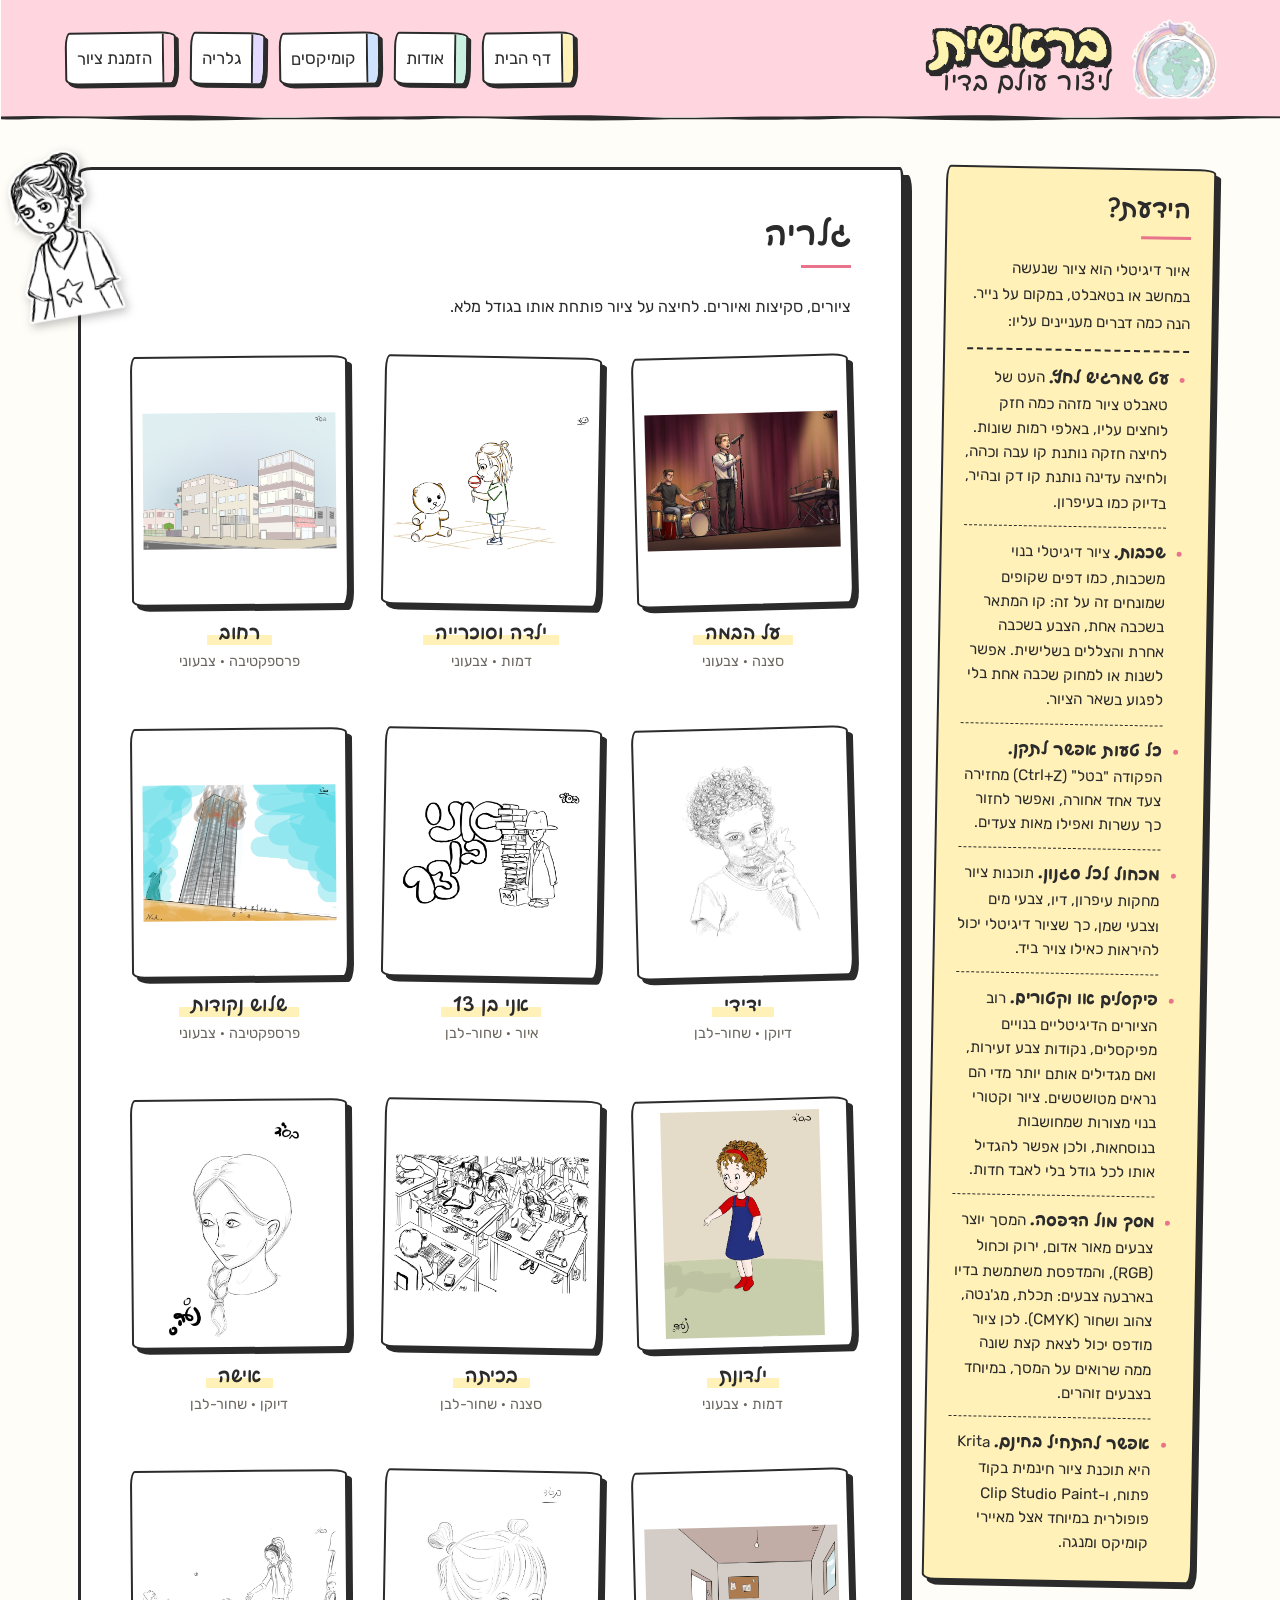
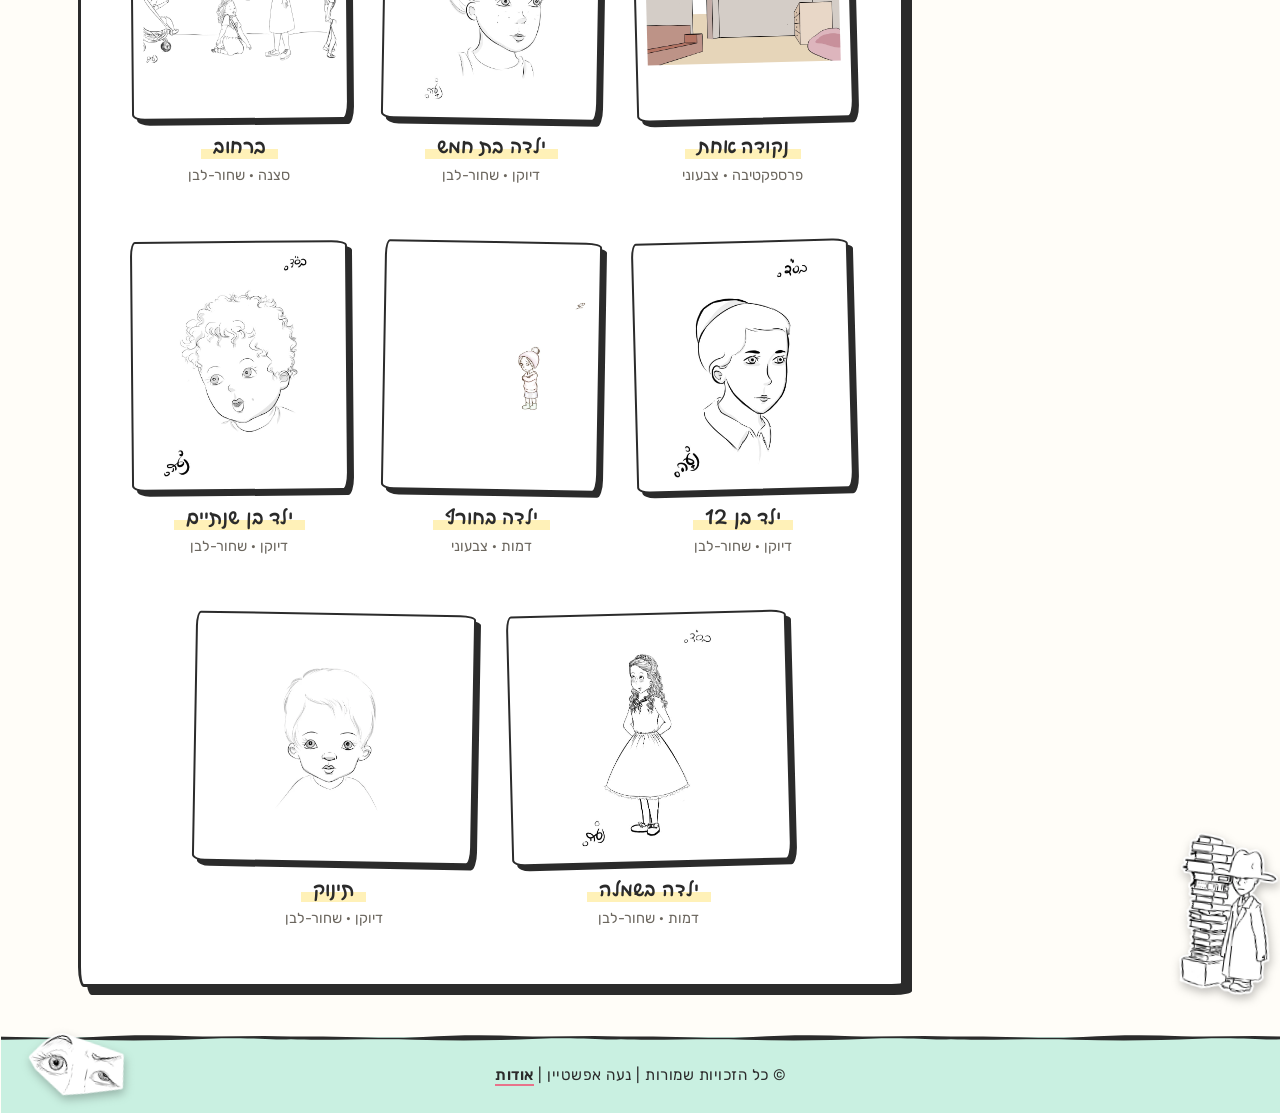
<file: pages/gallery.html>
<!DOCTYPE html>
<!-- DOCTYPE: מסמך HTML5. lang="he": שפת הדף עברית. dir="rtl": כיוון מימין לשמאל -->
<html lang="he" dir="rtl">

<!-- ===== head: מידע על הדף שלא מוצג בתוכו ===== -->
<head>
    <!-- קידוד UTF-8: מאפשר להציג עברית בלי ג'יבריש -->
    <meta charset="UTF-8">

    <!-- viewport: בטלפון הדף מוצג ברוחב המסך האמיתי. בלי זה ה-media queries לא יעבדו בטלפון -->
    <meta name="viewport" content="width=device-width, initial-scale=1.0">
    <title>גלריית ציורים ואיורים | בראשית</title>

    <!-- description: תיאור הדף שגוגל מציג בתוצאות החיפוש, מתחת לקישור -->
    <meta name="description" content="גלריית הציורים של בראשית: דיוקנאות, דמויות, סצנות ואיורי פרספקטיבה, בצבע ובשחור-לבן. לחיצה על ציור פותחת אותו בגודל מלא.">

    <!-- favicon: האייקון בלשונית. הדף נמצא בתיקיית pages, ולכן עולים תיקייה אחת למעלה עם ../ -->
    <link rel="icon" href="../favicon.ico">

    <!-- העיצוב המשותף לכל הדפים -->
    <link rel="stylesheet" href="../css/style.css">

    <!-- עיצובים ששייכים רק לדף הזה. נטען אחרי style.css, ולכן יכול לדרוס כללים משותפים -->
    <link rel="stylesheet" href="../css/gallery.css">
</head>
<body>
    <!-- פילטר SVG לשם האתר: קו מתאר "חי" ורועד כמו דיו, וצל מודפס.
         ה-SVG עצמו לא נראה (class="svg-defs" מקטין אותו לגודל 0 ב-CSS).
         הוא רק מגדיר פילטר בשם ink-outline, וה-CSS מפעיל אותו על שם האתר
         בעזרת filter: url(#ink-outline). ההסבר המלא נמצא ב-index.html -->
    <svg class="svg-defs" aria-hidden="true">
        <filter id="ink-outline" x="-10%" y="-20%" width="125%" height="150%">
            <!-- רעש אקראי שגורם לקווים "לרעוד" -->
            <feTurbulence type="fractalNoise" baseFrequency="0.06" numOctaves="2" seed="4" result="noise"/>
            <!-- קו המתאר: צורת האותיות מורחבת ב-3 פיקסלים -->
            <feMorphology in="SourceAlpha" operator="dilate" radius="3" result="thick"/>
            <!-- מזיזים את הקו לפי הרעש וצובעים אותו בצבע הדיו -->
            <feDisplacementMap in="thick" in2="noise" scale="4" result="wobbly"/>
            <feFlood flood-color="#2b2b2b" result="ink"/>
            <feComposite in="ink" in2="wobbly" operator="in" result="outline"/>
            <!-- צל מודפס: אותו קו, מוזז הצידה -->
            <feOffset in="outline" dx="3" dy="3" result="shadow"/>
            <!-- המילוי הצבעוני רועד יחד עם הקו -->
            <feDisplacementMap in="SourceGraphic" in2="noise" scale="4" result="fill"/>
            <!-- השכבות זו על זו: צל, קו, מילוי -->
            <feMerge>
                <feMergeNode in="shadow"/>
                <feMergeNode in="outline"/>
                <feMergeNode in="fill"/>
            </feMerge>
        </filter>
    </svg>
    <!-- מדבקות קישוט שמפוזרות על הדף. הן ממוקמות ב-CSS עם position: absolute,
         ולכן לא תופסות מקום בזרימה הרגילה של הדף.
         class="sticker deco deco-1": אפשר לתת לאלמנט כמה מחלקות, מופרדות ברווח:
         sticker - הצל של המדבקה, deco - מדבקה מפוזרת, deco-1/2/3 - המיקום והזווית של כל אחת.
         alt="": תמונות קישוט בלבד, ולכן קורא מסך ידלג עליהן -->
    <img src="../assets/images/stickers/ponytail-girl.webp" alt="" class="sticker deco deco-1" width="310" height="520">
    <img src="../assets/images/stickers/books-boy.webp" alt="" class="sticker deco deco-2" width="331" height="520">
    <img src="../assets/images/stickers/eyes-2.webp" alt="" class="sticker deco deco-3" width="381" height="236">

    <!-- ===== header: הכותרת הראשית, זהה בכל הדפים =====
         ב-CSS היא flex בשורה: לוגו, שם האתר ותפריט זה לצד זה -->
    <header>
        <!-- הלוגו, שם האתר והסלוגן עטופים יחד בקישור אחד לדף הבית (a.brand-link),
             כך שלחיצה בכל מקום על האזור הזה מובילה לדף הבית.
             alt="" בלוגו: לקישור כבר יש טקסט (שם האתר והסלוגן), ולכן אין צורך לחזור עליו -->
        <a href="../index.html" class="brand-link">
            <img src="../assets/images/logo.webp" alt="" class="logo" width="360" height="333">

            <!-- שם האתר והסלוגן, מקובצים יחד ב-div.
                 שם האתר הוא p ולא h1: ה-h1 של הדף הזה הוא כותרת הדף בתוך main,
                 כי היא אומרת על מה הדף (גוגל וקוראי מסך נעזרים בה) -->
            <div class="brand">
                <p class="site-name">בראשית</p>
                <p class="slogan">ליצור עולם בדיו</p>
            </div>
        </a>

        <!-- nav: תפריט הניווט. רשימה (ul) של קישורים (li > a).
             הדפים האחרים נמצאים באותה תיקייה (pages), ולכן מספיק לכתוב את שם הקובץ.
             לדף הבית צריך לעלות תיקייה: ../index.html -->
        <nav>
            <ul>
                <li><a href="../index.html">דף הבית</a></li>
                <li><a href="about.html">אודות</a></li>
                <li><a href="comics.html">קומיקסים</a></li>
                <li><a href="gallery.html">גלריה</a></li>
                <li><a href="order.html">הזמנת ציור</a></li>
            </ul>
        </nav>
    </header>

    <!-- div.container עוטף את התוכן. ב-CSS הוא flex: 1, ולכן תופס את כל הגובה הפנוי
         ודוחף את הכותרת התחתונה לתחתית המסך גם כשהדף קצר -->
    <div class="container">
        <!-- ===== main: התוכן המרכזי של הדף, מחולק ל-section ===== -->
        <main>
            <section>
                <!-- h1: כותרת הדף - על מה הדף הזה. (שם האתר בכותרת העליונה הוא p) -->
                <h1>גלריה</h1>

                <p>ציורים, סקיצות ואיורים. לחיצה על ציור פותחת אותו בגודל מלא.</p>

                <!-- ===== רשת המוצרים =====
                     כל ציור הוא "כרטיס מוצר" (article). אותו מבנה בדיוק בדף הקומיקסים,
                     ולכן העיצוב שלו נמצא בקובץ המשותף style.css (.products, .product).
                     div.products הוא flex בשורה עם גלישה: ארבעה כרטיסים בשורה במחשב, שניים בטלפון.
                     כל article.product הוא בעצמו flex בעמודה: תמונה, שם ותיאור, זה מתחת לזה.
                     article: תגית סמנטית לתוכן שעומד בפני עצמו, כמו מוצר בחנות -->
                <div class="products">
                    <!-- מבנה כרטיס אחד (כל 17 הכרטיסים בנויים בדיוק כך):
                         figure    - עוטף את התמונה
                         a href="#v-1" - לחיצה על התמונה משנה את הכתובת ל-#v-1,
                                     וזה פותח את חלון התצוגה עם id="v-1" (ראו בסוף ה-main)
                         alt       - התמונה היא התוכן היחיד של הקישור, ולכן ה-alt מתאר גם את הציור
                                     וגם מה הלחיצה עושה. הוא לא סתם חוזר על השם שב-h2,
                                     כי אז קורא מסך היה מקריא את אותה מילה פעמיים
                         loading="lazy" - התמונה נטענת רק כשמגיעים אליה בגלילה, כך שהדף נפתח מהר יותר
                         h2        - שם הציור (כותרת משנה של "גלריה")
                         p         - שורת תיאור קצרה: סוג הציור · צבעוני או שחור-לבן -->
                    <article class="product">
                        <figure>
                            <a href="#v-1"><img src="../assets/images/gallery/stage.jpg" alt="על הבמה: סצנה בצבע – פתיחה בגודל מלא" loading="lazy" width="1222" height="864"></a>
                        </figure>
                        <h2>על הבמה</h2>
                        <p>סצנה · צבעוני</p>
                    </article>

                    <article class="product">
                        <figure>
                            <a href="#v-2"><img src="../assets/images/gallery/girl-lollipop.jpg" alt="ילדה וסוכרייה: דמות בצבע – פתיחה בגודל מלא" loading="lazy" width="1400" height="990"></a>
                        </figure>
                        <h2>ילדה וסוכרייה</h2>
                        <p>דמות · צבעוני</p>
                    </article>

                    <article class="product">
                        <figure>
                            <a href="#v-3"><img src="../assets/images/gallery/street.jpg" alt="רחוב: פרספקטיבה בצבע – פתיחה בגודל מלא" loading="lazy" width="1400" height="990"></a>
                        </figure>
                        <h2>רחוב</h2>
                        <p>פרספקטיבה · צבעוני</p>
                    </article>

                    <article class="product">
                        <figure>
                            <a href="#v-4"><img src="../assets/images/gallery/curly-boy.jpg" alt="ידידי: דיוקן בשחור-לבן – פתיחה בגודל מלא" loading="lazy" width="990" height="1400"></a>
                        </figure>
                        <h2>ידידי</h2>
                        <p>דיוקן · שחור-לבן</p>
                    </article>

                    <article class="product">
                        <figure>
                            <a href="#v-5"><img src="../assets/images/gallery/bar-mitzvah.jpg" alt="אני בן 13: איור בשחור-לבן – פתיחה בגודל מלא" loading="lazy" width="1400" height="990"></a>
                        </figure>
                        <h2>אני בן 13</h2>
                        <p>איור · שחור-לבן</p>
                    </article>

                    <article class="product">
                        <figure>
                            <a href="#v-6"><img src="../assets/images/gallery/three-point.jpg" alt="שלוש נקודות: פרספקטיבה בצבע – פתיחה בגודל מלא" loading="lazy" width="1400" height="990"></a>
                        </figure>
                        <h2>שלוש נקודות</h2>
                        <p>פרספקטיבה · צבעוני</p>
                    </article>

                    <article class="product">
                        <figure>
                            <a href="#v-7"><img src="../assets/images/gallery/curly-girl.webp" alt="ילדונת: דמות בצבע – פתיחה בגודל מלא" loading="lazy" width="595" height="842"></a>
                        </figure>
                        <h2>ילדונת</h2>
                        <p>דמות · צבעוני</p>
                    </article>

                    <article class="product">
                        <figure>
                            <a href="#v-8"><img src="../assets/images/gallery/classroom.webp" alt="בכיתה: סצנה בשחור-לבן – פתיחה בגודל מלא" loading="lazy" width="1400" height="990"></a>
                        </figure>
                        <h2>בכיתה</h2>
                        <p>סצנה · שחור-לבן</p>
                    </article>

                    <article class="product">
                        <figure>
                            <a href="#v-9"><img src="../assets/images/gallery/woman.jpg" alt="אישה: דיוקן בשחור-לבן – פתיחה בגודל מלא" loading="lazy" width="595" height="842"></a>
                        </figure>
                        <h2>אישה</h2>
                        <p>דיוקן · שחור-לבן</p>
                    </article>

                    <article class="product">
                        <figure>
                            <a href="#v-10"><img src="../assets/images/gallery/one-point.jpg" alt="נקודה אחת: פרספקטיבה בצבע – פתיחה בגודל מלא" loading="lazy" width="1400" height="990"></a>
                        </figure>
                        <h2>נקודה אחת</h2>
                        <p>פרספקטיבה · צבעוני</p>
                    </article>

                    <article class="product">
                        <figure>
                            <a href="#v-11"><img src="../assets/images/gallery/girl-5.jpg" alt="ילדה בת חמש: דיוקן בשחור-לבן – פתיחה בגודל מלא" loading="lazy" width="595" height="842"></a>
                        </figure>
                        <h2>ילדה בת חמש</h2>
                        <p>דיוקן · שחור-לבן</p>
                    </article>

                    <article class="product">
                        <figure>
                            <a href="#v-12"><img src="../assets/images/gallery/park-sketch.jpg" alt="ברחוב: סצנה בשחור-לבן – פתיחה בגודל מלא" loading="lazy" width="1400" height="990"></a>
                        </figure>
                        <h2>ברחוב</h2>
                        <p>סצנה · שחור-לבן</p>
                    </article>

                    <article class="product">
                        <figure>
                            <a href="#v-13"><img src="../assets/images/gallery/boy-12.jpg" alt="ילד בן 12: דיוקן בשחור-לבן – פתיחה בגודל מלא" loading="lazy" width="595" height="842"></a>
                        </figure>
                        <h2>ילד בן 12</h2>
                        <p>דיוקן · שחור-לבן</p>
                    </article>

                    <article class="product">
                        <figure>
                            <a href="#v-14"><img src="../assets/images/gallery/winter-girl.jpg" alt="ילדה בחורף: דמות בצבע – פתיחה בגודל מלא" loading="lazy" width="1400" height="990"></a>
                        </figure>
                        <h2>ילדה בחורף</h2>
                        <p>דמות · צבעוני</p>
                    </article>

                    <article class="product">
                        <figure>
                            <a href="#v-15"><img src="../assets/images/gallery/toddler-2.jpg" alt="ילד בן שנתיים: דיוקן בשחור-לבן – פתיחה בגודל מלא" loading="lazy" width="595" height="842"></a>
                        </figure>
                        <h2>ילד בן שנתיים</h2>
                        <p>דיוקן · שחור-לבן</p>
                    </article>

                    <article class="product">
                        <figure>
                            <a href="#v-16"><img src="../assets/images/gallery/girl-dress.jpg" alt="ילדה בשמלה: דמות בשחור-לבן – פתיחה בגודל מלא" loading="lazy" width="595" height="842"></a>
                        </figure>
                        <h2>ילדה בשמלה</h2>
                        <p>דמות · שחור-לבן</p>
                    </article>

                    <article class="product">
                        <figure>
                            <a href="#v-17"><img src="../assets/images/gallery/baby.webp" alt="תינוק: דיוקן בשחור-לבן – פתיחה בגודל מלא" loading="lazy" width="595" height="842"></a>
                        </figure>
                        <h2>תינוק</h2>
                        <p>דיוקן · שחור-לבן</p>
                    </article>
                </div>
            </section>

            <!-- ===== חלונות התצוגה (lightbox) - CSS בלבד, בלי JavaScript =====
                 החלונות נמצאים בתוך main, כי התמונות בגודל מלא הן חלק מהתוכן של הדף.
                 (על המסך הם לא תופסים מקום בתוך ה"דף" הלבן: ב-CSS הם position: fixed, צמודים למסך)
                 לכל ציור יש חלון משלו עם id: v-1, v-2 ... v-17.
                 כל החלונות מוסתרים (display: none). כשלוחצים על ציור, הכתובת משתנה ל-gallery.html#v-3,
                 והחלון עם id="v-3" נבחר על ידי הסלקטור :target ב-CSS, שמציג אותו (display: flex).
                 מבנה כל חלון:
                 a.lb-bg   - הרקע הכהה. גם הוא קישור, כך שלחיצה מחוץ לתמונה סוגרת את החלון
                 figure    - התמונה בגדול, ומתחתיה figcaption עם שם הציור
                 a.lb-x    - כפתור סגירה (✕)
                 a.lb-prev / a.lb-next - חיצים לציור הקודם / הבא. בגלריה הם עוברים במעגל:
                             מהציור האחרון ממשיכים לראשון.
                 סגירה: הקישור "#_" מצביע על id שלא קיים, ולכן אף חלון לא :target וכולם נעלמים.
                 aria-label: שם לקישור בלי טקסט, בשביל קוראי מסך
                 loading="lazy": תמונה בגודל מלא נטענת רק כשפותחים את החלון שלה, ולא כולן כבר בטעינת הדף -->
            <div class="lightbox" id="v-1">
                <a href="#_" class="lb-bg" aria-label="סגירה"></a>
                <figure><img loading="lazy" src="../assets/images/gallery/stage.jpg" alt="על הבמה: סצנה בצבע" width="1222" height="864"><figcaption>על הבמה</figcaption></figure>
                <a href="#_" class="lb-x" aria-label="סגירה">✕</a>
                <a href="#v-17" class="lb-prev" aria-label="הקודם"></a>
                <a href="#v-2" class="lb-next" aria-label="הבא"></a>
            </div>
            <div class="lightbox" id="v-2">
                <a href="#_" class="lb-bg" aria-label="סגירה"></a>
                <figure><img loading="lazy" src="../assets/images/gallery/girl-lollipop.jpg" alt="ילדה וסוכרייה: דמות בצבע" width="1400" height="990"><figcaption>ילדה וסוכרייה</figcaption></figure>
                <a href="#_" class="lb-x" aria-label="סגירה">✕</a>
                <a href="#v-1" class="lb-prev" aria-label="הקודם"></a>
                <a href="#v-3" class="lb-next" aria-label="הבא"></a>
            </div>
            <div class="lightbox" id="v-3">
                <a href="#_" class="lb-bg" aria-label="סגירה"></a>
                <figure><img loading="lazy" src="../assets/images/gallery/street.jpg" alt="רחוב: פרספקטיבה בצבע" width="1400" height="990"><figcaption>רחוב</figcaption></figure>
                <a href="#_" class="lb-x" aria-label="סגירה">✕</a>
                <a href="#v-2" class="lb-prev" aria-label="הקודם"></a>
                <a href="#v-4" class="lb-next" aria-label="הבא"></a>
            </div>
            <div class="lightbox" id="v-4">
                <a href="#_" class="lb-bg" aria-label="סגירה"></a>
                <figure><img loading="lazy" src="../assets/images/gallery/curly-boy.jpg" alt="ידידי: דיוקן בשחור-לבן" width="990" height="1400"><figcaption>ידידי</figcaption></figure>
                <a href="#_" class="lb-x" aria-label="סגירה">✕</a>
                <a href="#v-3" class="lb-prev" aria-label="הקודם"></a>
                <a href="#v-5" class="lb-next" aria-label="הבא"></a>
            </div>
            <div class="lightbox" id="v-5">
                <a href="#_" class="lb-bg" aria-label="סגירה"></a>
                <figure><img loading="lazy" src="../assets/images/gallery/bar-mitzvah.jpg" alt="אני בן 13: איור בשחור-לבן" width="1400" height="990"><figcaption>אני בן 13</figcaption></figure>
                <a href="#_" class="lb-x" aria-label="סגירה">✕</a>
                <a href="#v-4" class="lb-prev" aria-label="הקודם"></a>
                <a href="#v-6" class="lb-next" aria-label="הבא"></a>
            </div>
            <div class="lightbox" id="v-6">
                <a href="#_" class="lb-bg" aria-label="סגירה"></a>
                <figure><img loading="lazy" src="../assets/images/gallery/three-point.jpg" alt="שלוש נקודות: פרספקטיבה בצבע" width="1400" height="990"><figcaption>שלוש נקודות</figcaption></figure>
                <a href="#_" class="lb-x" aria-label="סגירה">✕</a>
                <a href="#v-5" class="lb-prev" aria-label="הקודם"></a>
                <a href="#v-7" class="lb-next" aria-label="הבא"></a>
            </div>
            <div class="lightbox" id="v-7">
                <a href="#_" class="lb-bg" aria-label="סגירה"></a>
                <figure><img loading="lazy" src="../assets/images/gallery/curly-girl.webp" alt="ילדונת: דמות בצבע" width="595" height="842"><figcaption>ילדונת</figcaption></figure>
                <a href="#_" class="lb-x" aria-label="סגירה">✕</a>
                <a href="#v-6" class="lb-prev" aria-label="הקודם"></a>
                <a href="#v-8" class="lb-next" aria-label="הבא"></a>
            </div>
            <div class="lightbox" id="v-8">
                <a href="#_" class="lb-bg" aria-label="סגירה"></a>
                <figure><img loading="lazy" src="../assets/images/gallery/classroom.webp" alt="בכיתה: סצנה בשחור-לבן" width="1400" height="990"><figcaption>בכיתה</figcaption></figure>
                <a href="#_" class="lb-x" aria-label="סגירה">✕</a>
                <a href="#v-7" class="lb-prev" aria-label="הקודם"></a>
                <a href="#v-9" class="lb-next" aria-label="הבא"></a>
            </div>
            <div class="lightbox" id="v-9">
                <a href="#_" class="lb-bg" aria-label="סגירה"></a>
                <figure><img loading="lazy" src="../assets/images/gallery/woman.jpg" alt="אישה: דיוקן בשחור-לבן" width="595" height="842"><figcaption>אישה</figcaption></figure>
                <a href="#_" class="lb-x" aria-label="סגירה">✕</a>
                <a href="#v-8" class="lb-prev" aria-label="הקודם"></a>
                <a href="#v-10" class="lb-next" aria-label="הבא"></a>
            </div>
            <div class="lightbox" id="v-10">
                <a href="#_" class="lb-bg" aria-label="סגירה"></a>
                <figure><img loading="lazy" src="../assets/images/gallery/one-point.jpg" alt="נקודה אחת: פרספקטיבה בצבע" width="1400" height="990"><figcaption>נקודה אחת</figcaption></figure>
                <a href="#_" class="lb-x" aria-label="סגירה">✕</a>
                <a href="#v-9" class="lb-prev" aria-label="הקודם"></a>
                <a href="#v-11" class="lb-next" aria-label="הבא"></a>
            </div>
            <div class="lightbox" id="v-11">
                <a href="#_" class="lb-bg" aria-label="סגירה"></a>
                <figure><img loading="lazy" src="../assets/images/gallery/girl-5.jpg" alt="ילדה בת חמש: דיוקן בשחור-לבן" width="595" height="842"><figcaption>ילדה בת חמש</figcaption></figure>
                <a href="#_" class="lb-x" aria-label="סגירה">✕</a>
                <a href="#v-10" class="lb-prev" aria-label="הקודם"></a>
                <a href="#v-12" class="lb-next" aria-label="הבא"></a>
            </div>
            <div class="lightbox" id="v-12">
                <a href="#_" class="lb-bg" aria-label="סגירה"></a>
                <figure><img loading="lazy" src="../assets/images/gallery/park-sketch.jpg" alt="ברחוב: סצנה בשחור-לבן" width="1400" height="990"><figcaption>ברחוב</figcaption></figure>
                <a href="#_" class="lb-x" aria-label="סגירה">✕</a>
                <a href="#v-11" class="lb-prev" aria-label="הקודם"></a>
                <a href="#v-13" class="lb-next" aria-label="הבא"></a>
            </div>
            <div class="lightbox" id="v-13">
                <a href="#_" class="lb-bg" aria-label="סגירה"></a>
                <figure><img loading="lazy" src="../assets/images/gallery/boy-12.jpg" alt="ילד בן 12: דיוקן בשחור-לבן" width="595" height="842"><figcaption>ילד בן 12</figcaption></figure>
                <a href="#_" class="lb-x" aria-label="סגירה">✕</a>
                <a href="#v-12" class="lb-prev" aria-label="הקודם"></a>
                <a href="#v-14" class="lb-next" aria-label="הבא"></a>
            </div>
            <div class="lightbox" id="v-14">
                <a href="#_" class="lb-bg" aria-label="סגירה"></a>
                <figure><img loading="lazy" src="../assets/images/gallery/winter-girl.jpg" alt="ילדה בחורף: דמות בצבע" width="1400" height="990"><figcaption>ילדה בחורף</figcaption></figure>
                <a href="#_" class="lb-x" aria-label="סגירה">✕</a>
                <a href="#v-13" class="lb-prev" aria-label="הקודם"></a>
                <a href="#v-15" class="lb-next" aria-label="הבא"></a>
            </div>
            <div class="lightbox" id="v-15">
                <a href="#_" class="lb-bg" aria-label="סגירה"></a>
                <figure><img loading="lazy" src="../assets/images/gallery/toddler-2.jpg" alt="ילד בן שנתיים: דיוקן בשחור-לבן" width="595" height="842"><figcaption>ילד בן שנתיים</figcaption></figure>
                <a href="#_" class="lb-x" aria-label="סגירה">✕</a>
                <a href="#v-14" class="lb-prev" aria-label="הקודם"></a>
                <a href="#v-16" class="lb-next" aria-label="הבא"></a>
            </div>
            <div class="lightbox" id="v-16">
                <a href="#_" class="lb-bg" aria-label="סגירה"></a>
                <figure><img loading="lazy" src="../assets/images/gallery/girl-dress.jpg" alt="ילדה בשמלה: דמות בשחור-לבן" width="595" height="842"><figcaption>ילדה בשמלה</figcaption></figure>
                <a href="#_" class="lb-x" aria-label="סגירה">✕</a>
                <a href="#v-15" class="lb-prev" aria-label="הקודם"></a>
                <a href="#v-17" class="lb-next" aria-label="הבא"></a>
            </div>
            <div class="lightbox" id="v-17">
                <a href="#_" class="lb-bg" aria-label="סגירה"></a>
                <figure><img loading="lazy" src="../assets/images/gallery/baby.webp" alt="תינוק: דיוקן בשחור-לבן" width="595" height="842"><figcaption>תינוק</figcaption></figure>
                <a href="#_" class="lb-x" aria-label="סגירה">✕</a>
                <a href="#v-16" class="lb-prev" aria-label="הקודם"></a>
                <a href="#v-1" class="lb-next" aria-label="הבא"></a>
            </div>
        </main>

        <!-- ===== aside: תוכן צדדי =====
             aside היא תגית סמנטית לתוכן שקשור לדף, אבל הוא לא התוכן המרכזי שלו.
             אם מוחקים אותה, הגלריה עדיין שלמה ומובנת.
             כאן: "הידעת?" - עובדות מעניינות על איור דיגיטלי.
             ב-HTML היא כתובה אחרי main, כי התוכן המרכזי צריך לבוא קודם.
             במחשב ה-CSS מעביר אותה לצד ימין (order: -1), כמו בתבנית שבהנחיות.
             בטלפון היא חוזרת למקומה, מתחת לגלריה (ראו gallery.css) -->
        <aside>
            <h2>הידעת?</h2>
            <p class="aside-intro">איור דיגיטלי הוא ציור שנעשה במחשב או בטאבלט, במקום על נייר. הנה כמה דברים מעניינים עליו:</p>

            <!-- רשימה לא ממוספרת (ul): כל li הוא עובדה אחת.
                 strong: הכותרת הקצרה של כל עובדה, מודגשת -->
            <ul>
                <li><strong>עט שמרגיש לחץ.</strong>
                    העט של טאבלט ציור מזהה כמה חזק לוחצים עליו, באלפי רמות שונות.
                    לחיצה חזקה נותנת קו עבה וכהה, ולחיצה עדינה נותנת קו דק ובהיר, בדיוק כמו בעיפרון.</li>
                <li><strong>שכבות.</strong>
                    ציור דיגיטלי בנוי משכבות, כמו דפים שקופים שמונחים זה על זה:
                    קו המתאר בשכבה אחת, הצבע בשכבה אחרת והצללים בשלישית.
                    אפשר לשנות או למחוק שכבה אחת בלי לפגוע בשאר הציור.</li>
                <li><strong>כל טעות אפשר לתקן.</strong>
                    הפקודה "בטל" (Ctrl+Z) מחזירה צעד אחד אחורה,
                    ואפשר לחזור כך עשרות ואפילו מאות צעדים.</li>
                <li><strong>מכחול לכל סגנון.</strong>
                    תוכנות ציור מחקות עיפרון, דיו, צבעי מים וצבעי שמן,
                    כך שציור דיגיטלי יכול להיראות כאילו צויר ביד.</li>
                <li><strong>פיקסלים או וקטורים.</strong>
                    רוב הציורים הדיגיטליים בנויים מפיקסלים, נקודות צבע זעירות,
                    ואם מגדילים אותם יותר מדי הם נראים מטושטשים.
                    ציור וקטורי בנוי מצורות שמחושבות בנוסחאות, ולכן אפשר להגדיל אותו לכל גודל בלי לאבד חדות.</li>
                <li><strong>מסך מול הדפסה.</strong>
                    המסך יוצר צבעים מאור אדום, ירוק וכחול (RGB),
                    והמדפסת משתמשת בדיו בארבעה צבעים: תכלת, מג'נטה, צהוב ושחור (CMYK).
                    לכן ציור מודפס יכול לצאת קצת שונה ממה שרואים על המסך, במיוחד בצבעים זוהרים.</li>
                <li><strong>אפשר להתחיל בחינם.</strong>
                    Krita היא תוכנת ציור חינמית בקוד פתוח,
                    ו-Clip Studio Paint פופולרית במיוחד אצל מאיירי קומיקס ומנגה.</li>
            </ul>
        </aside>
    </div>

    <!-- ===== footer: הכותרת התחתונה, זהה בכל הדפים =====
         הסימן © כתוב ישירות (הקובץ ב-UTF-8). זכויות שמורות + קישור לדף האודות, כמו בהנחיות -->
    <footer>
        <p>© כל הזכויות שמורות | נעה אפשטיין | <a href="about.html">אודות</a></p>
    </footer>
</body>
</html>
</file>
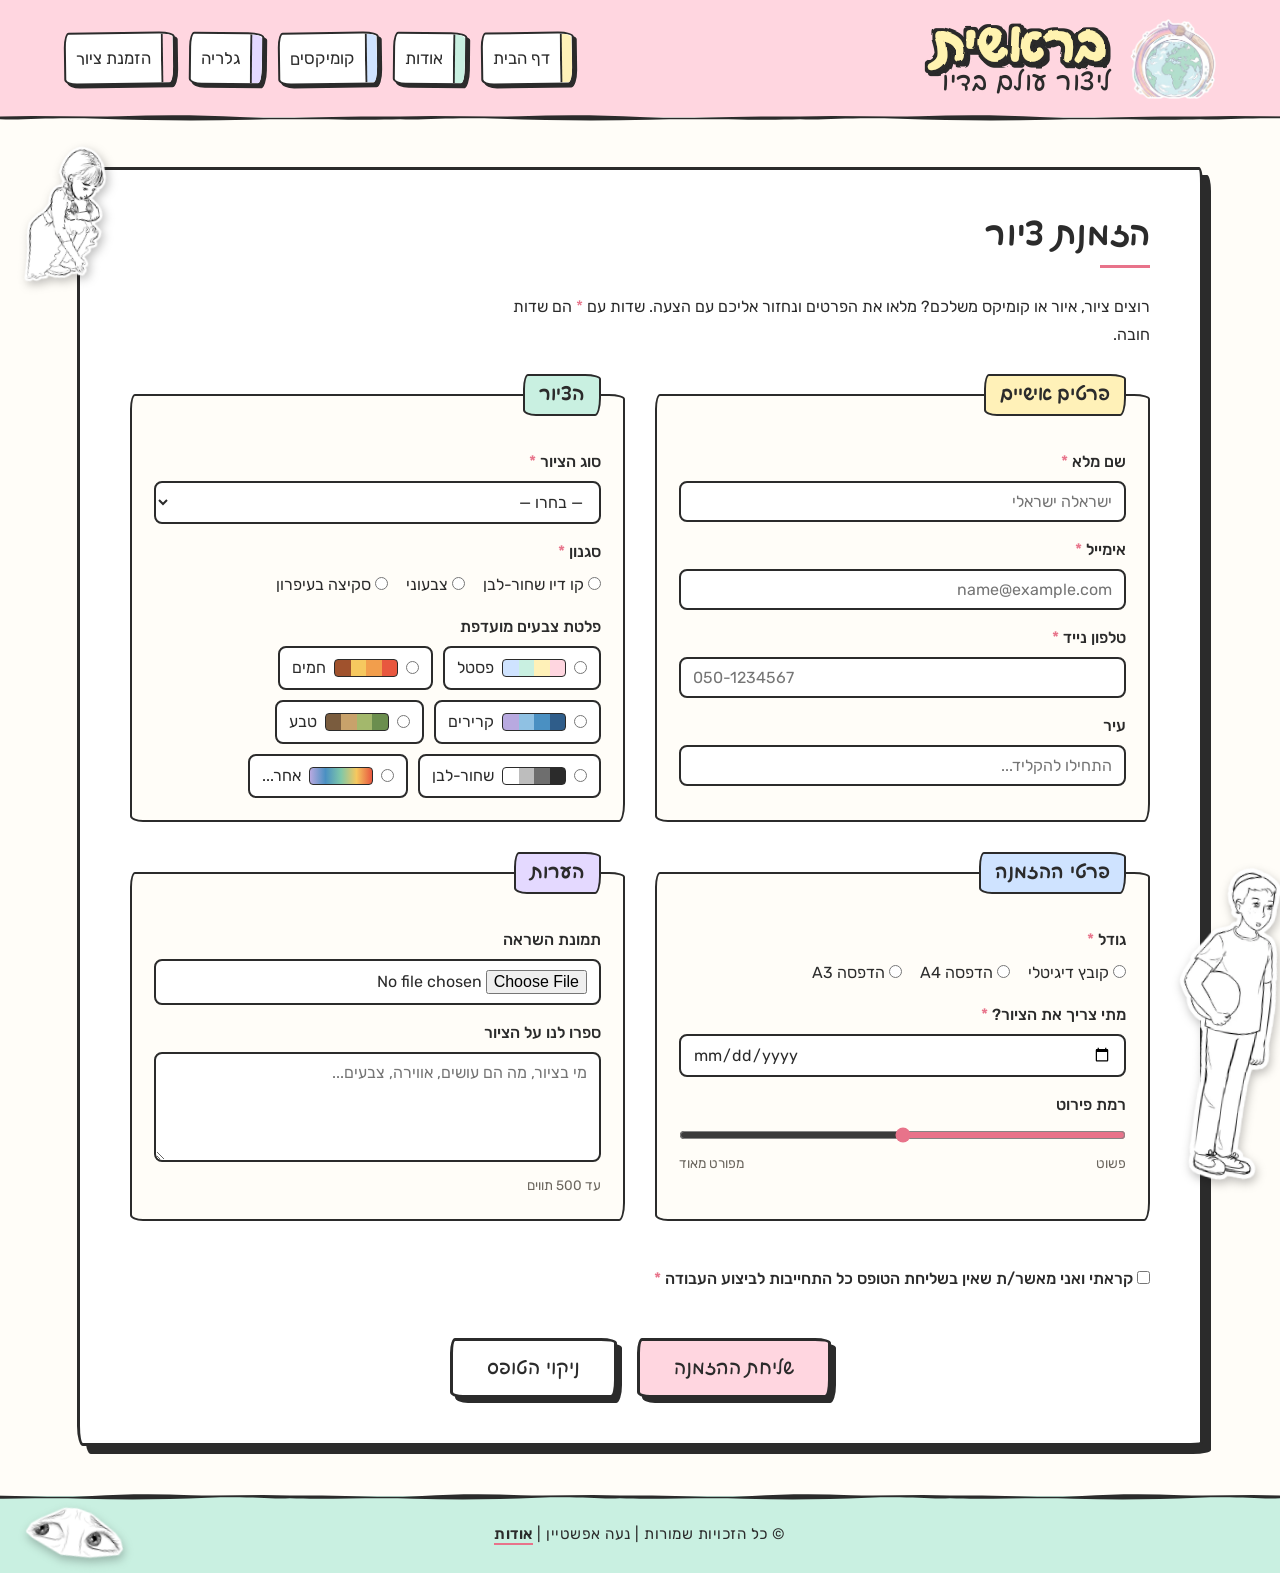
<file: pages/order.html>
<!DOCTYPE html>
<!-- DOCTYPE: מסמך HTML5. lang="he": שפת הדף עברית. dir="rtl": כיוון מימין לשמאל -->
<html lang="he" dir="rtl">

<!-- ===== head: מידע על הדף שלא מוצג בתוכו ===== -->
<head>
    <!-- קידוד UTF-8: מאפשר להציג עברית בלי ג'יבריש -->
    <meta charset="UTF-8">

    <!-- viewport: בטלפון הדף מוצג ברוחב המסך האמיתי. בלי זה ה-media queries לא יעבדו בטלפון -->
    <meta name="viewport" content="width=device-width, initial-scale=1.0">
    <title>הזמנת ציור אישי | בראשית</title>

    <!-- description: תיאור הדף שגוגל מציג בתוצאות החיפוש, מתחת לקישור -->
    <meta name="description" content="הזמנת ציור אישי מבראשית: דיוקן, איור דמות, ציור משפחתי, קומיקס אישי או סט מדבקות. מלאו את הטופס ונחזור אליכם עם סקיצה והצעת מחיר.">

    <!-- favicon: האייקון בלשונית. הדף נמצא בתיקיית pages, ולכן עולים תיקייה אחת למעלה עם ../ -->
    <link rel="icon" href="../favicon.ico">

    <!-- העיצוב המשותף לכל הדפים -->
    <link rel="stylesheet" href="../css/style.css">
    
    <!-- עיצובים ששייכים רק לדף הזה. נטען אחרי style.css, ולכן יכול לדרוס כללים משותפים -->
    <link rel="stylesheet" href="../css/order.css">
</head>
<body>
    <!-- פילטר SVG לשם האתר: קו מתאר "חי" ורועד כמו דיו, וצל מודפס.
         ה-SVG עצמו לא נראה (class="svg-defs" מקטין אותו לגודל 0 ב-CSS).
         הוא רק מגדיר פילטר בשם ink-outline, וה-CSS מפעיל אותו על שם האתר
         בעזרת filter: url(#ink-outline). ההסבר המלא נמצא ב-index.html -->
    <svg class="svg-defs" aria-hidden="true">
        <filter id="ink-outline" x="-10%" y="-20%" width="125%" height="150%">
            <!-- רעש אקראי שגורם לקווים "לרעוד" -->
            <feTurbulence type="fractalNoise" baseFrequency="0.06" numOctaves="2" seed="4" result="noise"/>
            <!-- קו המתאר: צורת האותיות מורחבת ב-3 פיקסלים -->
            <feMorphology in="SourceAlpha" operator="dilate" radius="3" result="thick"/>
            <!-- מזיזים את הקו לפי הרעש וצובעים אותו בצבע הדיו -->
            <feDisplacementMap in="thick" in2="noise" scale="4" result="wobbly"/>
            <feFlood flood-color="#2b2b2b" result="ink"/>
            <feComposite in="ink" in2="wobbly" operator="in" result="outline"/>
            <!-- צל מודפס: אותו קו, מוזז הצידה -->
            <feOffset in="outline" dx="3" dy="3" result="shadow"/>
            <!-- המילוי הצבעוני רועד יחד עם הקו -->
            <feDisplacementMap in="SourceGraphic" in2="noise" scale="4" result="fill"/>
            <!-- השכבות זו על זו: צל, קו, מילוי -->
            <feMerge>
                <feMergeNode in="shadow"/>
                <feMergeNode in="outline"/>
                <feMergeNode in="fill"/>
            </feMerge>
        </filter>
    </svg>
    <!-- מדבקות קישוט שמפוזרות על הדף. הן ממוקמות ב-CSS עם position: absolute,
         ולכן לא תופסות מקום בזרימה הרגילה של הדף.
         class="sticker deco deco-1": אפשר לתת לאלמנט כמה מחלקות, מופרדות ברווח:
         sticker - הצל של המדבקה, deco - מדבקה מפוזרת, deco-1/2/3 - המיקום והזווית של כל אחת.
         alt="": תמונות קישוט בלבד, ולכן קורא מסך ידלג עליהן -->
    <img src="../assets/images/stickers/bending-girl.webp" alt="" class="sticker deco deco-1" width="315" height="405">
    <img src="../assets/images/stickers/family-boy.webp" alt="" class="sticker deco deco-2" width="165" height="520">
    <img src="../assets/images/stickers/eyes-1.webp" alt="" class="sticker deco deco-3" width="436" height="216">

    <!-- ===== header: הכותרת הראשית, זהה בכל הדפים =====
         ב-CSS היא flex בשורה: לוגו, שם האתר ותפריט זה לצד זה -->
    <header>
        <!-- הלוגו, שם האתר והסלוגן עטופים יחד בקישור אחד לדף הבית (a.brand-link),
             כך שלחיצה בכל מקום על האזור הזה מובילה לדף הבית.
             alt="" בלוגו: לקישור כבר יש טקסט (שם האתר והסלוגן), ולכן אין צורך לחזור עליו -->
        <a href="../index.html" class="brand-link">
            <img src="../assets/images/logo.webp" alt="" class="logo" width="360" height="333">

            <!-- שם האתר והסלוגן, מקובצים יחד ב-div.
                 שם האתר הוא p ולא h1: ה-h1 של הדף הזה הוא כותרת הדף בתוך main,
                 כי היא אומרת על מה הדף (גוגל וקוראי מסך נעזרים בה) -->
            <div class="brand">
                <p class="site-name">בראשית</p>
                <p class="slogan">ליצור עולם בדיו</p>
            </div>
        </a>

        <!-- nav: תפריט הניווט. רשימה (ul) של קישורים (li > a).
             הדפים האחרים נמצאים באותה תיקייה (pages), ולכן מספיק לכתוב את שם הקובץ.
             לדף הבית צריך לעלות תיקייה: ../index.html -->
        <nav>
            <ul>
                <li><a href="../index.html">דף הבית</a></li>
                <li><a href="about.html">אודות</a></li>
                <li><a href="comics.html">קומיקסים</a></li>
                <li><a href="gallery.html">גלריה</a></li>
                <li><a href="order.html">הזמנת ציור</a></li>
            </ul>
        </nav>
    </header>

    <!-- div.container עוטף את התוכן. ב-CSS הוא flex: 1, ולכן תופס את כל הגובה הפנוי
         ודוחף את הכותרת התחתונה לתחתית המסך גם כשהדף קצר -->
    <div class="container">
        <!-- ===== main: התוכן המרכזי של הדף, מחולק ל-section ===== -->
        <main>
            <section>
                <h1>הזמנת ציור</h1>
                <!-- span.req ריק: ה-CSS מוסיף בתוכו כוכבית אדומה, כמו ליד שדות החובה -->
                <p>רוצים ציור, איור או קומיקס משלכם? מלאו את הפרטים ונחזור אליכם עם הצעה. שדות עם <span class="req"></span> הם שדות חובה.</p>

                <!-- ===== הטופס =====
                     action: לאן נשלחים הפרטים (כאן — לדף הסיום, במקום שרת אמיתי).
                     method="get": הפרטים עוברים בכתובת של דף הסיום, אחרי סימן השאלה
                     (למשל success.html?fullname=...&email=...). אפשר לראות אותם בשורת הכתובת.
                     הדפדפן בודק את כל בדיקות התקינות (required, pattern, min, max...) לפני השליחה,
                     ואם משהו לא תקין - הוא לא שולח ומציג הודעה ליד השדה.
                     ב-CSS הטופס הוא flex עם גלישה: כל fieldset תופס חצי שורה, ובטלפון שורה שלמה.
                     name: כל שדה צריך name - זה השם שתחתיו הערך נשלח. שדה בלי name לא נשלח בכלל -->
                <form class="order-form" action="success.html" method="get">

                    <!-- ===== 1. פרטים אישיים =====
                         fieldset: מקבץ שדות שקשורים זה לזה. legend: הכותרת של הקבוצה -->
                    <fieldset>
                        <legend>פרטים אישיים</legend>

                        <!-- מבנה כל שדה: div.field שעוטף label (הכיתוב) ו-input (השדה).
                             label for="fullname" מתחבר לשדה עם id="fullname":
                             לחיצה על הכיתוב מעבירה את הסמן לשדה, וקורא מסך מקריא את הכיתוב.
                             class="req" על הכיתוב מוסיף כוכבית אדומה (ב-CSS, עם ::after) לשדות חובה -->

                        <div class="field">
                            <label for="fullname" class="req">שם מלא</label>
                            <!-- type="text": שדה טקסט רגיל.
                                 required: חובה למלא. minlength / maxlength: מספר תווים מינימלי ומקסימלי.
                                 pattern: ביטוי רגולרי שהערך חייב להתאים לו. כאן:
                                   [א-תa-zA-Z]        - תו ראשון: אות בעברית או באנגלית
                                   [א-תa-zA-Z '\-]{1,39} - אחריו עוד 1 עד 39 תווים: אותיות, רווח, גרש או מקף
                                 כך שם כמו "בן-דוד" או "ג'ני" עובר, אבל "123" או שני רווחים לא.
                                 title: ההסבר שמופיע בהודעת השגיאה כשה-pattern לא מתאים.
                                 placeholder: טקסט אפור לדוגמה שנעלם כשמתחילים להקליד.
                                 autocomplete="name": הדפדפן יכול להציע את השם השמור -->
                            <input type="text" id="fullname" name="fullname" required
                                   minlength="2" maxlength="40"
                                   pattern="[א-תa-zA-Z][א-תa-zA-Z '\-]{1,39}"
                                   title="אותיות בעברית או באנגלית (מותר רווח, מקף וגרש), לפחות 2 אותיות"
                                   placeholder="ישראלה ישראלי" autocomplete="name">
                        </div>

                        <div class="field">
                            <label for="email" class="req">אימייל</label>
                            <!-- type="email" בודק שיש @ ומשהו אחריו, אבל מקבל גם noa@gmail בלי נקודה.
                                 ה-pattern מוסיף דרישה לנקודה אחרי ה-@ (gmail.com):
                                   [^@\s]+ - תו אחד או יותר שאינו @ ואינו רווח
                                   @       - סימן @
                                   [^@\s]+ - שם השרת (gmail)
                                   \.      - נקודה (הלוכסן אומר "נקודה ממש", לא "כל תו")
                                   [^@\s]+ - הסיומת (com) -->
                            <input type="email" id="email" name="email" required
                                   pattern="[^@\s]+@[^@\s]+\.[^@\s]+"
                                   title="כתובת אימייל מלאה, למשל name@example.com"
                                   placeholder="name@example.com" autocomplete="email">
                        </div>

                        <div class="field">
                            <label for="phone" class="req">טלפון נייד</label>
                            <!-- type="tel": שדה טלפון. בטלפון נפתחת מקלדת ספרות.
                                 pattern: מתחיל ב-05, אחריו ספרה, מקף לא חובה, ועוד 7 ספרות:
                                   05      - בדיוק "05"
                                   [0-9]   - ספרה אחת כלשהי (0 עד 9)
                                   -?      - מקף, אבל סימן השאלה אומר שהוא לא חובה
                                   [0-9]{7} - בדיוק 7 ספרות
                                 כך 050-1234567 ו-0501234567 עוברים, ו-02-1234567 לא -->
                            <input type="tel" id="phone" name="phone" required
                                   pattern="05[0-9]-?[0-9]{7}"
                                   title="מספר נייד ישראלי, למשל 050-1234567"
                                   placeholder="050-1234567" autocomplete="tel">
                        </div>

                        <div class="field">
                            <label for="city">עיר</label>
                            <!-- list="cities" מחבר את השדה ל-datalist עם id="cities" (מתחת לשדה):
                                 רשימת הצעות שמופיעה בזמן ההקלדה. אפשר לבחור מהרשימה או לכתוב עיר אחרת.
                                 שדה לא חובה (אין required): ה-pattern נבדק רק אם כתבו משהו -->
                            <input type="text" id="city" name="city" list="cities"
                                   pattern="[א-תa-zA-Z '\-]{2,30}"
                                   title="שם עיר באותיות בלבד"
                                   placeholder="התחילו להקליד...">
                            <!-- datalist: כל option הוא הצעה אחת. הערכים לא מוצגים בדף עצמו -->
                            <datalist id="cities">
                                <option value="אופקים">
                                <option value="אור יהודה">
                                <option value="אילת">
                                <option value="אלעד">
                                <option value="אריאל">
                                <option value="אשדוד">
                                <option value="אשקלון">
                                <option value="באר שבע">
                                <option value="בית שאן">
                                <option value="בית שמש">
                                <option value="ביתר עילית">
                                <option value="בני ברק">
                                <option value="בת ים">
                                <option value="גבעתיים">
                                <option value="דימונה">
                                <option value="הוד השרון">
                                <option value="הרצליה">
                                <option value="זכרון יעקב">
                                <option value="חדרה">
                                <option value="חולון">
                                <option value="חיפה">
                                <option value="טבריה">
                                <option value="ירושלים">
                                <option value="כפר סבא">
                                <option value="כרמיאל">
                                <option value="לוד">
                                <option value="מודיעין עילית">
                                <option value="מודיעין-מכבים-רעות">
                                <option value="מעלה אדומים">
                                <option value="נהריה">
                                <option value="נצרת">
                                <option value="נתיבות">
                                <option value="נתניה">
                                <option value="עכו">
                                <option value="עפולה">
                                <option value="פתח תקווה">
                                <option value="צפת">
                                <option value="קריית אתא">
                                <option value="קריית גת">
                                <option value="קריית מלאכי">
                                <option value="קריית שמונה">
                                <option value="ראש העין">
                                <option value="ראשון לציון">
                                <option value="רחובות">
                                <option value="רמלה">
                                <option value="רמת גן">
                                <option value="רמת השרון">
                                <option value="רעננה">
                                <option value="שדרות">
                                <option value="תל אביב">
                            </datalist>
                        </div>
                    </fieldset>

                    <!-- ===== 2. הציור ===== -->
                    <fieldset>
                        <legend>הציור</legend>

                        <div class="field">
                            <label for="type" class="req">סוג הציור</label>
                            <!-- select: רשימה נפתחת. כל option הוא בחירה אחת.
                                 value: הערך שנשלח (באנגלית), והטקסט בין התגיות הוא מה שרואים.
                                 לאפשרות הראשונה יש value="" (ריק), ולכן עם required
                                 אי אפשר לשלוח בלי לבחור משהו אחר -->
                            <select id="type" name="type" required>
                                <option value="">— בחרו —</option>
                                <option value="portrait">דיוקן</option>
                                <option value="character">איור דמות</option>
                                <option value="family">ציור משפחתי</option>
                                <option value="comic">קומיקס אישי</option>
                                <option value="stickers">סט מדבקות</option>
                                <option value="other">אחר</option>
                            </select>
                        </div>

                        <!-- כפתורי רדיו: בחירה אחת בלבד מתוך כמה.
                             כל הכפתורים באותה קבוצה מקבלים אותו name="style", ולכן בחירה באחד מבטלת את האחר.
                             מספיק required על אחד מהם כדי שהקבוצה כולה תהיה חובה.
                             כאן ה-input נמצא בתוך ה-label, ולכן לא צריך for ו-id:
                             לחיצה על הטקסט בוחרת את הכפתור.
                             fieldset בתוך fieldset: קבוצת הכפתורים היא קבוצת שדות בפני עצמה,
                             ו-legend הוא הכותרת שלה (לא label, כי היא לא שייכת לשדה אחד).
                             כך קורא מסך מקריא "סגנון" לפני כל אחת מהאפשרויות.
                             class="field group": מקבל את הריווח של .field, ובלי מסגרת (ב-order.css).
                             div.choices: ב-CSS הוא flex בשורה עם גלישה -->
                        <fieldset class="field group">
                            <legend class="field-title req">סגנון</legend>
                            <div class="choices">
                                <label><input type="radio" name="style" value="ink" required> קו דיו שחור-לבן</label>
                                <label><input type="radio" name="style" value="color"> צבעוני</label>
                                <label><input type="radio" name="style" value="sketch"> סקיצה בעיפרון</label>
                            </div>
                        </fieldset>

                        <!-- פלטת צבעים מועדפת: עוד קבוצת כפתורי רדיו (name="palette"), בחירה אחת בלבד,
                             גם היא fieldset פנימי עם legend.
                             לא חובה (אין required): אפשר לא לבחור, ואז נבחר בעצמנו.
                             כל אפשרות היא label עם class="palette", ובתוכו:
                             input - כפתור הרדיו
                             span.swatch - פס של 4 צבעים שמראה את הפלטה. הצבעים מצוירים ב-CSS
                                           (order.css), כל פלטה לפי המחלקה השנייה שלה (pastel, warm...)
                             והשם של הפלטה. האפשרות האחרונה, "אחר...", פותחת בחירה של 4 צבעים חופשיים.
                             div.palettes: ב-CSS הוא flex עם גלישה, כך שהאפשרויות מסתדרות בשורות -->
                        <fieldset class="field group">
                            <legend class="field-title">פלטת צבעים מועדפת</legend>
                            <div class="palettes">
                                <label class="palette"><input type="radio" name="palette" value="pastel"> <span class="swatch pastel"></span> פסטל</label>
                                <label class="palette"><input type="radio" name="palette" value="warm"> <span class="swatch warm"></span> חמים</label>
                                <label class="palette"><input type="radio" name="palette" value="cool"> <span class="swatch cool"></span> קרירים</label>
                                <label class="palette"><input type="radio" name="palette" value="nature"> <span class="swatch nature"></span> טבע</label>
                                <label class="palette"><input type="radio" name="palette" value="mono"> <span class="swatch mono"></span> שחור-לבן</label>
                                <label class="palette"><input type="radio" name="palette" value="custom"> <span class="swatch custom"></span> אחר...</label>
                            </div>

                            <!-- בחירת 4 צבעים משלכם: מופיע רק כשבוחרים "אחר...".
                                 בלי JavaScript: ה-CSS מסתיר את ה-div הזה (display: none), ומציג אותו
                                 בעזרת הסלקטור :has() כשכפתור הרדיו value="custom" מסומן (ראו order.css).
                                 type="color": פותח בוחר צבעים. value: הצבע ההתחלתי, בקוד הקסדצימלי.
                                 כל input עטוף ב-label עם מספר, כדי שיהיה ברור איזה צבע זה.
                                 role="group" + aria-label: אומר לקורא מסך שארבעת השדות הם קבוצה אחת,
                                 ונותן לקבוצה שם (כמו legend, בלי לשנות את העיצוב של השורה) -->
                            <div class="custom-colors" role="group" aria-label="4 צבעים לבחירה חופשית">
                                <span class="hint">בחרו 4 צבעים:</span>
                                <label class="color-pick">1 <input type="color" name="color1" value="#ffd6e0"></label>
                                <label class="color-pick">2 <input type="color" name="color2" value="#fff1b8"></label>
                                <label class="color-pick">3 <input type="color" name="color3" value="#c9f0e1"></label>
                                <label class="color-pick">4 <input type="color" name="color4" value="#cfe3ff"></label>
                            </div>
                        </fieldset>
                    </fieldset>

                    <!-- ===== 3. פרטי ההזמנה ===== -->
                    <fieldset>
                        <legend>פרטי ההזמנה</legend>

                        <!-- עוד קבוצת רדיו, עם name="size", ב-fieldset פנימי עם legend -->
                        <fieldset class="field group">
                            <legend class="field-title req">גודל</legend>
                            <div class="choices">
                                <label><input type="radio" name="size" value="digital" required> קובץ דיגיטלי</label>
                                <label><input type="radio" name="size" value="a4"> הדפסה A4</label>
                                <label><input type="radio" name="size" value="a3"> הדפסה A3</label>
                            </div>
                        </fieldset>

                        <div class="field">
                            <label for="date" class="req">מתי צריך את הציור?</label>
                            <!-- type="date": פותח לוח שנה לבחירת תאריך.
                                 min ו-max: התאריך המוקדם והמאוחר ביותר שמותר (בפורמט שנה-חודש-יום).
                                 הם תאריכים קבועים: ב-HTML בלבד אי אפשר לחשב "שבועיים מהיום" -->
                            <input type="date" id="date" name="date" required min="2026-11-15" max="2027-12-31">

                        </div>

                        <div class="field">
                            <label for="detail">רמת פירוט</label>
                            <!-- type="range": מחוון (סליידר). min / max: הקצוות (1 עד 5), value: המיקום ההתחלתי (באמצע).
                                 div.range-labels: הכיתובים מתחת למחוון. ב-CSS הוא flex עם space-between,
                                 ולכן "פשוט" נדחף לקצה אחד ו"מפורט מאוד" לקצה השני -->
                            <input type="range" id="detail" name="detail" min="1" max="5" value="3">
                            <div class="range-labels"><span>פשוט</span><span>מפורט מאוד</span></div>
                        </div>
                    </fieldset>

                    <!-- ===== 4. הערות ===== -->
                    <fieldset>
                        <legend>הערות</legend>

                        <div class="field">
                            <label for="reference">תמונת השראה</label>
                            <!-- type="file": כפתור לבחירת קובץ מהמחשב.
                                 accept="image/*": חלון הבחירה מציג רק קבצי תמונה (כל סוג תמונה).
                                 הערה: עם method="get" נשלח רק שם הקובץ, לא הקובץ עצמו. מספיק לטופס דמוי שרת -->
                            <input type="file" id="reference" name="reference" accept="image/*">
                        </div>

                        <div class="field">
                            <label for="notes">ספרו לנו על הציור</label>
                            <!-- textarea: שדה טקסט של כמה שורות. maxlength: אי אפשר להקליד יותר מ-500 תווים -->
                            <textarea id="notes" name="notes" maxlength="500"
                                      placeholder="מי בציור, מה הם עושים, אווירה, צבעים..."></textarea>
                            <span class="hint">עד 500 תווים</span>
                        </div>
                    </fieldset>

                    <!-- ===== אישור =====
                         תיבת סימון (checkbox) עם required: אי אפשר לשלוח בלי לסמן אותה.
                         class="wide": ב-CSS השורה הזו תופסת את כל הרוחב (flex-basis: 100%) -->
                    <div class="field wide">
                        <label><input type="checkbox" name="agree" required> <span class="req">קראתי ואני מאשר/ת שאין בשליחת הטופס כל התחייבות לביצוע העבודה</span></label>
                    </div>

                    <!-- ===== כפתורים: שליחה ואיפוס =====
                         type="submit": שולח את הטופס ל-action (אחרי שכל הבדיקות עברו).
                         type="reset": מחזיר את כל השדות לערכים ההתחלתיים שלהם.
                         class="btn": העיצוב המשותף לכפתורים (style.css). reset: צבע שונה לכפתור הניקוי -->
                    <div class="form-buttons">
                        <button type="submit" class="btn">שליחת ההזמנה</button>
                        <button type="reset" class="btn reset">ניקוי הטופס</button>
                    </div>
                </form>
            </section>
        </main>
    </div>

    <!-- ===== footer: הכותרת התחתונה, זהה בכל הדפים =====
         הסימן © כתוב ישירות (הקובץ ב-UTF-8). זכויות שמורות + קישור לדף האודות, כמו בהנחיות -->
    <footer>
        <p>© כל הזכויות שמורות | נעה אפשטיין | <a href="about.html">אודות</a></p>
    </footer>
</body>
</html>
</file>
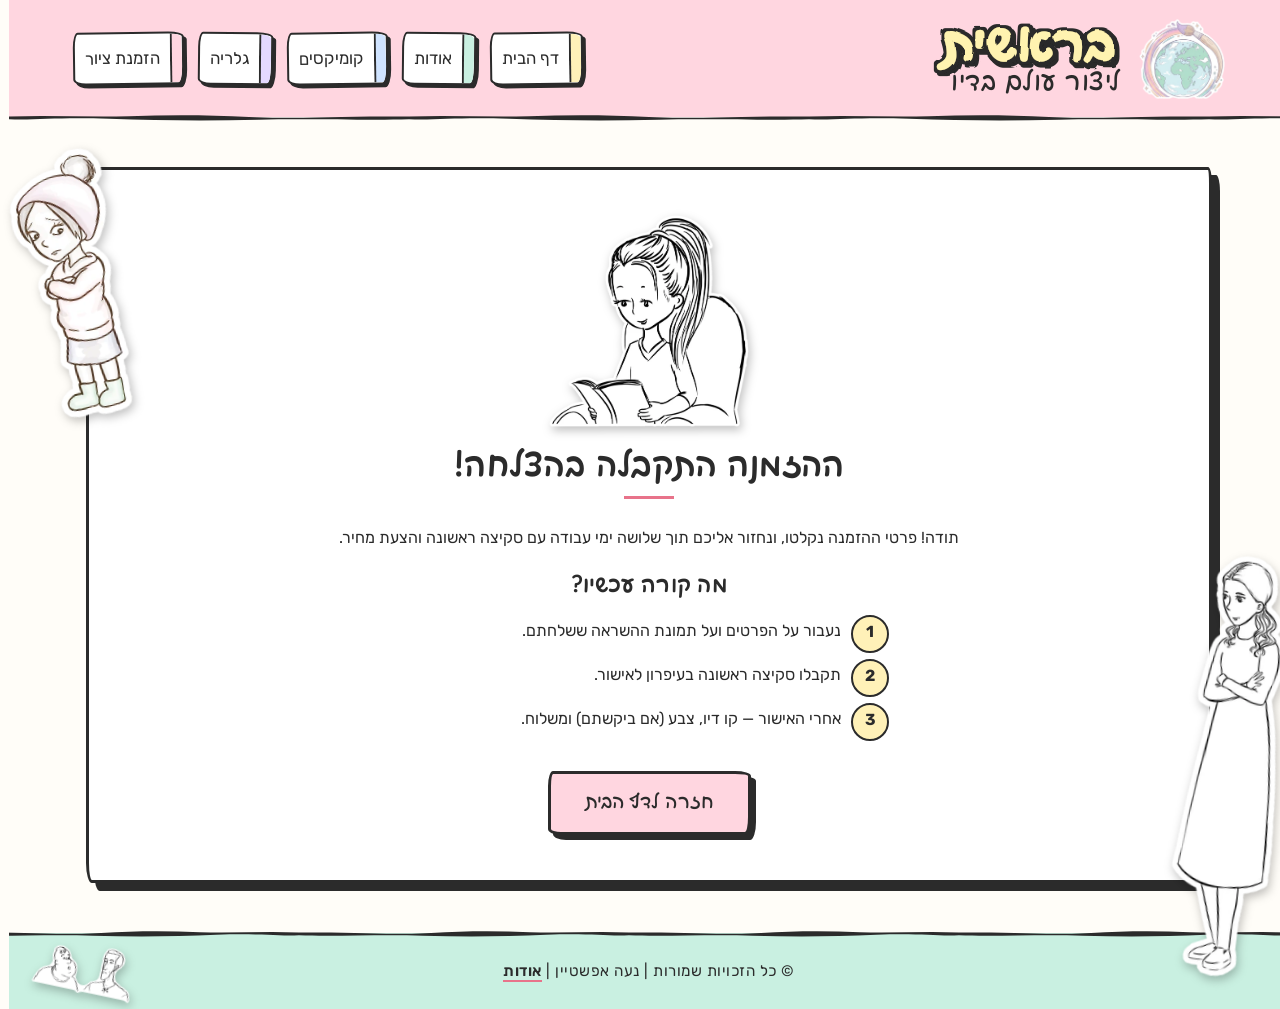
<file: pages/success.html>
<!DOCTYPE html>
<!-- DOCTYPE: מסמך HTML5. lang="he": שפת הדף עברית. dir="rtl": כיוון מימין לשמאל -->
<html lang="he" dir="rtl">

<!-- ===== head: מידע על הדף שלא מוצג בתוכו ===== -->
<head>
    <!-- קידוד UTF-8: מאפשר להציג עברית בלי ג'יבריש -->
    <meta charset="UTF-8">

    <!-- viewport: בטלפון הדף מוצג ברוחב המסך האמיתי. בלי זה ה-media queries לא יעבדו בטלפון -->
    <meta name="viewport" content="width=device-width, initial-scale=1.0">
    <title>ההזמנה התקבלה | בראשית</title>

    <!-- description: תיאור הדף שגוגל מציג בתוצאות החיפוש -->
    <meta name="description" content="אישור קבלת הזמנת ציור מבראשית ומה קורה מעכשיו: סקיצה ראשונה, אישור, ציור סופי ומשלוח.">

    <!-- robots="noindex": מבקש מגוגל לא להציג את הדף הזה בתוצאות החיפוש.
         זה דף "תודה" שמגיעים אליו רק אחרי שליחת הטופס, ואין טעם שמישהו ינחת עליו מחיפוש -->
    <meta name="robots" content="noindex">

    <!-- favicon: האייקון בלשונית. הדף נמצא בתיקיית pages, ולכן עולים תיקייה אחת למעלה עם ../ -->
    <link rel="icon" href="../favicon.ico">

    <!-- העיצוב המשותף לכל הדפים -->
    <link rel="stylesheet" href="../css/style.css">

    <!-- עיצובים ששייכים רק לדף הזה. נטען אחרי style.css, ולכן יכול לדרוס כללים משותפים -->
    <link rel="stylesheet" href="../css/success.css">
</head>
<body>
    <!-- פילטר SVG לשם האתר: קו מתאר "חי" ורועד כמו דיו, וצל מודפס.
         ה-SVG עצמו לא נראה (class="svg-defs" מקטין אותו לגודל 0 ב-CSS).
         הוא רק מגדיר פילטר בשם ink-outline, וה-CSS מפעיל אותו על שם האתר
         בעזרת filter: url(#ink-outline). ההסבר המלא נמצא ב-index.html -->
    <svg class="svg-defs" aria-hidden="true">
        <filter id="ink-outline" x="-10%" y="-20%" width="125%" height="150%">
            <!-- רעש אקראי שגורם לקווים "לרעוד" -->
            <feTurbulence type="fractalNoise" baseFrequency="0.06" numOctaves="2" seed="4" result="noise"/>
            <!-- קו המתאר: צורת האותיות מורחבת ב-3 פיקסלים -->
            <feMorphology in="SourceAlpha" operator="dilate" radius="3" result="thick"/>
            <!-- מזיזים את הקו לפי הרעש וצובעים אותו בצבע הדיו -->
            <feDisplacementMap in="thick" in2="noise" scale="4" result="wobbly"/>
            <feFlood flood-color="#2b2b2b" result="ink"/>
            <feComposite in="ink" in2="wobbly" operator="in" result="outline"/>
            <!-- צל מודפס: אותו קו, מוזז הצידה -->
            <feOffset in="outline" dx="3" dy="3" result="shadow"/>
            <!-- המילוי הצבעוני רועד יחד עם הקו -->
            <feDisplacementMap in="SourceGraphic" in2="noise" scale="4" result="fill"/>
            <!-- השכבות זו על זו: צל, קו, מילוי -->
            <feMerge>
                <feMergeNode in="shadow"/>
                <feMergeNode in="outline"/>
                <feMergeNode in="fill"/>
            </feMerge>
        </filter>
    </svg>
    <!-- מדבקות קישוט שמפוזרות על הדף. הן ממוקמות ב-CSS עם position: absolute,
         ולכן לא תופסות מקום בזרימה הרגילה של הדף.
         class="sticker deco deco-1": אפשר לתת לאלמנט כמה מחלקות, מופרדות ברווח:
         sticker - הצל של המדבקה, deco - מדבקה מפוזרת, deco-1/2/3 - המיקום והזווית של כל אחת.
         alt="": תמונות קישוט בלבד, ולכן קורא מסך ידלג עליהן -->
    <img src="../assets/images/stickers/winter-girl.webp" alt="" class="sticker deco deco-1" width="193" height="520">
    <img src="../assets/images/stickers/duo.webp" alt="" class="sticker deco deco-3" width="520" height="267">
    <img src="../assets/images/stickers/family-girl.webp" alt="" class="sticker deco deco-2" width="123" height="520">

    <!-- ===== header: הכותרת הראשית, זהה בכל הדפים =====
         ב-CSS היא flex בשורה: לוגו, שם האתר ותפריט זה לצד זה -->
    <header>
        <!-- הלוגו, שם האתר והסלוגן עטופים יחד בקישור אחד לדף הבית (a.brand-link),
             כך שלחיצה בכל מקום על האזור הזה מובילה לדף הבית.
             alt="" בלוגו: לקישור כבר יש טקסט (שם האתר והסלוגן), ולכן אין צורך לחזור עליו -->
        <a href="../index.html" class="brand-link">
            <img src="../assets/images/logo.webp" alt="" class="logo" width="360" height="333">

            <!-- שם האתר והסלוגן, מקובצים יחד ב-div.
                 שם האתר הוא p ולא h1: ה-h1 של הדף הזה הוא כותרת הדף בתוך main,
                 כי היא אומרת על מה הדף (גוגל וקוראי מסך נעזרים בה) -->
            <div class="brand">
                <p class="site-name">בראשית</p>
                <p class="slogan">ליצור עולם בדיו</p>
            </div>
        </a>

        <!-- nav: תפריט הניווט. רשימה (ul) של קישורים (li > a).
             הדפים האחרים נמצאים באותה תיקייה (pages), ולכן מספיק לכתוב את שם הקובץ.
             לדף הבית צריך לעלות תיקייה: ../index.html -->
        <nav>
            <ul>
                <li><a href="../index.html">דף הבית</a></li>
                <li><a href="about.html">אודות</a></li>
                <li><a href="comics.html">קומיקסים</a></li>
                <li><a href="gallery.html">גלריה</a></li>
                <li><a href="order.html">הזמנת ציור</a></li>
            </ul>
        </nav>
    </header>

    <!-- div.container עוטף את התוכן. ב-CSS הוא flex: 1, ולכן תופס את כל הגובה הפנוי
         ודוחף את הכותרת התחתונה לתחתית המסך גם כשהדף קצר -->
    <div class="container">
        <!-- ===== main: התוכן המרכזי של הדף, מחולק ל-section ===== -->
        <main>
            <!-- דף סיום פעולת הטופס ("דמוי שרת"): לכאן מגיעים אחרי שליחת הטופס (action="success.html").
                 הפרטים שנשלחו מופיעים בשורת הכתובת, אחרי סימן השאלה -->
            <section class="done">
                <!-- המדבקה "קופצת" פנימה כשהדף נטען: אנימציה pop-in ב-success.css -->
                <img src="../assets/images/stickers/reading-girl.webp" alt="" class="sticker done-sticker" width="491" height="520">
                <h1>ההזמנה התקבלה בהצלחה!</h1>
                <p>תודה! פרטי ההזמנה נקלטו, ונחזור אליכם תוך שלושה ימי עבודה עם סקיצה ראשונה והצעת מחיר.</p>

                <h2>מה קורה עכשיו?</h2>
                <!-- ol: רשימה ממוספרת (ordered list), כי לשלבים יש סדר.
                     ב-CSS המספרים הרגילים מוסתרים, ובמקומם מופיעים מספרים בעיגולים צבעוניים (counter) -->
                <ol class="steps">
                    <li>נעבור על הפרטים ועל תמונת ההשראה ששלחתם.</li>
                    <li>תקבלו סקיצה ראשונה בעיפרון לאישור.</li>
                    <li>אחרי האישור — קו דיו, צבע (אם ביקשתם) ומשלוח.</li>
                </ol>

                <!-- קישור שמעוצב ככפתור (class="btn"). ../ כדי לעלות מתיקיית pages לדף הבית -->
                <a href="../index.html" class="btn">חזרה לדף הבית</a>
            </section>
        </main>
    </div>

    <!-- ===== footer: הכותרת התחתונה, זהה בכל הדפים =====
         הסימן © כתוב ישירות (הקובץ ב-UTF-8). זכויות שמורות + קישור לדף האודות, כמו בהנחיות -->
    <footer>
        <p>© כל הזכויות שמורות | נעה אפשטיין | <a href="about.html">אודות</a></p>
    </footer>
</body>
</html>
</file>
<file: css/style.css>
/* ===== עיצוב משותף לכל דפי האתר ===== */
/* כל ששת הדפים מקושרים לקובץ הזה עם <link rel="stylesheet">.
   כאן נמצא כל מה שחוזר בכמה דפים: צבעים, גופנים, הכותרת העליונה, התפריט, התוכן המרכזי,
   הכותרת התחתונה, הכפתורים, כרטיסי המוצרים וחלון התצוגה.
   עיצוב ששייך רק לדף אחד נמצא בקובץ של אותו דף (index.css, about.css וכו').
   סגנון: סטודיו / גלריה בנגיעת קומיקס — גופן אלגנטי, צבעי פסטל, קווי דיו עבים וצל "מודפס" */

/* גופנים מגוגל-פונטס (שניהם תומכים בעברית):
   Playpen Sans Hebrew — כתב יד: שם האתר, הסלוגן, הכותרות והפתקים
   Rubik — עגול ונקי: הטקסט הרגיל, התפריט והכפתורים
   @import טוען קובץ CSS נוסף מגוגל, שמגדיר את הגופנים. הוא חייב להיות בראש הקובץ.
   wght@500;600;800: אילו עוביים של הגופן להוריד.
   display=swap: עד שהגופן נטען מוצג גופן גיבוי, כדי שהטקסט לא יהיה שקוף.
   הגופנים נטענים רק כשיש אינטרנט; בלי אינטרנט מוצג גופן הגיבוי (Arial) */
@import url('https://fonts.googleapis.com/css2?family=Playpen+Sans+Hebrew:wght@500;600;800&family=Rubik:wght@400;500;700&display=swap');

/* ----- משתנים: כל הצבעים במקום אחד. משנים כאן ← משתנה בכל האתר ----- */
/* :root הוא האלמנט הראשי של הדף (html). משתנה שמוגדר כאן מוכר בכל הדפים ובכל האלמנטים.
   שם של משתנה מתחיל תמיד בשני מקפים, ומשתמשים בו עם var(), למשל color: var(--ink) */
:root {
    /* הגופנים — משנים כאן ומשתנה בכל האתר.
       אחרי הגופן הראשי באים גופני גיבוי, למקרה שהראשי לא נטען */
    --font-hand: 'Playpen Sans Hebrew', 'Varela Round', Arial, sans-serif;
    --font-text: 'Rubik', Arial, sans-serif;

    /* צבעים בקוד הקסדצימלי: # ואחריו 6 תווים - שניים לאדום, שניים לירוק, שניים לכחול */
    --ink: #2b2b2b;          /* "דיו": טקסט, קווים ומסגרות */
    --paper: #fffdf8;        /* רקע בצבע נייר */
    --white: #ffffff;
    --pink: #ffd6e0;
    --yellow: #fff1b8;
    --mint: #c9f0e1;
    --blue: #cfe3ff;
    --lavender: #e4d9ff;
    --accent: #e8738a;       /* צבע הדגשה: ורוד-אלמוג, כהה מספיק לטקסט וקווים */

    /* משתנה יכול להשתמש במשתנה אחר: אם משנים את --ink, גם הקווים והצללים משתנים */
    --line: 3px solid var(--ink);            /* קו דיו עבה (עובי, סוג קו, צבע)  */
    --thin: 2px solid var(--ink);            /* קו דיו דק                       */
    --shadow: 5px 5px 0 var(--ink);          /* צל חד בסגנון קומיקס: 5 ימינה, 5 למטה, בלי טשטוש */

    /* פינות לא שוות — המסגרת נראית כאילו צוירה ביד ולא בסרגל.
       ב-border-radius אפשר לתת 4 ערכים (פינה-פינה), ואחרי הלוכסן עוד 4 לגובה של כל פינה,
       כך שכל פינה מקבלת עיגול "סגלגל" אחר */
    --hand: 14px 4px 18px 6px / 6px 16px 4px 20px;
    --hand-2: 5px 16px 6px 13px / 15px 5px 18px 6px;

    /* קו מכחול: עובי משתנה בין 3 ל-5 פיקסלים, נשמר כתמונת SVG בתוך ה-CSS.
       data:image/svg+xml - במקום קישור לקובץ תמונה, התמונה עצמה כתובה כאן כטקסט */
    --brush: url("data:image/svg+xml,%3Csvg xmlns='http://www.w3.org/2000/svg' width='400' height='10' viewBox='0 0 400 10' preserveAspectRatio='none'%3E%3Cpath d='M0 4 C40 2 80 5 120 3.5 S200 2 240 4.5 S330 3 400 4 L400 7 C360 8.5 300 6 250 7.5 S150 8.5 100 6.5 S30 8 0 7 Z' fill='%232b2b2b'/%3E%3C/svg%3E");
}

/* * = כל האלמנטים בדף. 
   margin ו-padding מאופסים, כי לכל דפדפן יש ברירות מחדל קצת שונות.
   box-sizing: border-box - הרוחב (width) כולל את ה-padding והמסגרת,
   כך ש-width: 100% באמת נכנס ברוחב ולא בולט החוצה */
* {
    margin: 0;
    padding: 0;
    box-sizing: border-box;
}

/* תמונות: ב-HTML לכל img יש width ו-height (הגודל האמיתי של הקובץ בפיקסלים).
   הדפדפן לומד מהם את היחס בין הרוחב לגובה עוד לפני שהתמונה נטענה, ושומר לה מקום,
   כך שהדף לא "קופץ" כשהתמונות מגיעות (גוגל מודד את הקפיצות האלה - CLS).
   width: auto ו-height: auto - הגודל על המסך נקבע כרגיל לפי ה-CSS (max-width, width באחוזים וכו'),
   ולא לפי המספרים שב-HTML. כלל עם class (למשל .logo או .deco) דורס את הכלל הזה */
img {
    width: auto;
    height: auto;
}

/* body: ההגדרות הבסיסיות של כל הטקסט בדף. אלמנטים בתוכו "יורשים" את הגופן והצבע */
body {
    font-family: var(--font-text);
    font-size: 1rem;        /* rem = יחסית לגודל הגופן של הדפדפן (בדרך כלל 16px) */
    font-weight: 400;       /* עובי רגיל */
    color: var(--ink);
    line-height: 1.75;      /* גובה שורה: פי 1.75 מגודל האות, נוח לקריאה */
    background-color: var(--paper);
    position: relative;     /* המדבקות המפוזרות (position: absolute) ממוקמות ביחס ל-body */
    overflow-x: hidden;     /* מדבקה שבולטת מהצד לא תיצור גלילה לרוחב */
    /* הכותרת התחתונה תמיד בתחתית המסך, גם בדף קצר:
       min-height: 100vh - גובה מינימלי של כל המסך (vh = אחוז מגובה המסך),
       display: flex + flex-direction: column - הכותרת, התוכן והכותרת התחתונה זה מתחת לזה,
       והתוכן (container) מקבל flex: 1 ומתמלא עד הסוף */
    min-height: 100vh;
    display: flex;
    flex-direction: column;
}

/* כמה סלקטורים מופרדים בפסיק = אותו עיצוב לכולם */
h1, h2, h3 {
    font-family: var(--font-hand);
    font-weight: 600;
    line-height: 1.2;
}

/* כותרת משנה עם קו קצר בצבע ההדגשה מתחתיה.
   main h1 - כותרת הדף בתוך main (בכל הדפים חוץ מדף הבית) נראית בדיוק כמו h2:
   היא h1 כי היא הכותרת החשובה בדף, אבל המראה נקבע כאן ב-CSS, לא לפי התגית */
h2,
main h1 {
    font-size: 2.1rem;
    margin-bottom: 25px;
}

/* ::after - פסאודו-אלמנט: "אלמנט מדומה" שנוצר רק ב-CSS, אחרי התוכן של h2.
   content: "" חובה כדי שהוא יופיע (כאן ריק, כי רוצים רק קו).
   display: block - כדי שיהיה בשורה משלו ויקבל רוחב וגובה */
h2::after,
main h1::after {
    content: "";
    display: block;
    width: 50px;
    height: 3px;
    margin-top: 10px;
    background-color: var(--accent);
}

h3 {
    font-size: 1.4rem;
    margin-bottom: 10px;
}

p {
    margin-bottom: 14px;
    max-width: 65ch;        /* ch = רוחב של תו אחד. שורות של עד 65 תווים — נוח לקריאה */
}

a {
    color: var(--accent);
}

/* ----- כותרת ראשית ----- */
/* flex בשורה: לוגו, שם האתר ותפריט זה לצד זה.
   align-items: center - כולם ממורכזים לגובה (ציר הרוחב של השורה).
   gap - רווח קבוע בין הפריטים.
   padding: 18px 5% - ערך ראשון למעלה ולמטה, שני לצדדים (באחוזים מרוחב המסך) */
header {
    display: flex;
    align-items: center;
    gap: 18px;
    padding: 18px 5%;
    background-color: var(--pink);
    position: sticky;       /* הכותרת נשארת למעלה בזמן גלילה */
    top: 0;                 /* ...צמודה לקצה העליון של המסך */
    z-index: 20;            /* "שכבה": מספר גבוה = מעל אלמנטים אחרים, כך שהתוכן נגלל מתחתיה */
}

/* קו המכחול מתחת לכותרת.
   position: absolute - ממוקם ביחס ל-header (שהוא sticky, ולכן משמש "אבא" למיקום).
   left: 0 ו-right: 0 - נמתח לכל הרוחב. bottom: -5px - בולט קצת מתחת לכותרת.
   background-repeat: repeat-x - תמונת המכחול חוזרת לאורך, אבל לא לגובה */
header::after {
    content: "";
    position: absolute;
    left: 0;
    right: 0;
    bottom: -5px;
    height: 9px;
    background-image: var(--brush);
    background-size: 400px 100%;
    background-repeat: repeat-x;
}

/* הקישור לדף הבית: הלוגו, שם האתר והסלוגן יחד.
   flex בשורה: הלוגו ליד שם האתר, ממורכזים לגובה.
   text-decoration: none - בלי קו תחתון של קישור. color: inherit - בלי צבע של קישור */
.brand-link {
    display: flex;
    align-items: center;
    gap: 18px;
    color: inherit;
    text-decoration: none;
}

/* שם האתר: אותיות בצהוב בהיר עם קו דיו "חי" מסביב.
   בדף הבית הוא h1, ובשאר הדפים p - ולכן העיצוב לפי class="site-name", ולא לפי התגית.
   margin: 0 - מבטל את הרווח שיש ל-p מתחתיו */
.site-name {
    margin: 0;
    font-family: var(--font-hand);
    font-weight: 800;
    font-size: 3.2rem;
    letter-spacing: -1px;   /* אותיות צפופות */
    line-height: 1.1;
    padding: 0 6px;
    color: #fff3b0;         /* המילוי: צהוב בהיר */
    /* קו המתאר, הרעידה והצל מגיעים מפילטר ה-SVG שבראש כל דף (id="ink-outline") */
    filter: url(#ink-outline);
}

/* הסלוגן מתחת לשם האתר. נקודה לפני השם = סלקטור של class */
.slogan {
    margin: -6px 0 0;       /* margin שלילי מושך את הסלוגן למעלה, צמוד לשם האתר */
    font-family: var(--font-hand);
    font-weight: 500;
    font-size: 1.6rem;
    line-height: 1.2;
    letter-spacing: 0.5px;
    color: var(--ink);
}

/* תגית ה-SVG עצמה לא תופסת מקום בדף.
   (לא משתמשים ב-display: none, כי אז הדפדפן לא היה מפעיל את הפילטר שבתוכה) */
.svg-defs {
    position: absolute;
    width: 0;
    height: 0;
}
/* הלוגו.
   height: 80px - מקטין את הלוגו לגובה 80 פיקסלים. הרוחב מתעדכן לבד באותו יחס (width: auto מהכלל של img).
   display: block - תמונה היא inline כברירת מחדל, ולכן נשאר מתחתיה רווח קטן (כמו מקום לזנב של ק או ף).
   block מבטל את הרווח הזה.
   transition - כשמשהו משתנה (כאן transform), השינוי קורה בהדרגה ולא בבת אחת.
   ה-transition שכתוב כאן (0.4 שניות) קובע את מהירות החזרה למצב הרגיל, כשהעכבר יוצא */
.logo {
    height: 80px;
    display: block;
    transition: transform 0.4s;   /* חזרה איטית (כשהעכבר יוצא) */
}

/* :hover - כשהעכבר מעל הקישור (הלוגו, שם האתר או הסלוגן), הלוגו מסתובב קצת
   (rotate במעלות, מינוס = נגד כיוון השעון).
   .brand-link:hover .logo - הלוגו שבתוך קישור שהעכבר נמצא מעליו */
/* transition נוסף כאן, במצב ה-hover: הדפדפן משתמש ב-transition של המצב שאליו עוברים,
   ולכן כשהעכבר נכנס הסיבוב מהיר (0.1 שניות), וכשהוא יוצא - החזרה איטית (0.4 שניות, מ-.logo) */
.brand-link:hover .logo {
    transform: rotate(-6deg);
    transition: transform 0.1s;   /* סיבוב מהיר (כשהעכבר נכנס) */
}

/* ----- העוטף של התוכן המרכזי ----- */
/* align-items: flex-start - התוכן מתחיל למעלה ולא נמתח לגובה.
   flex: 1 - "תגדל" ותתפוס את כל הגובה הפנוי ב-body, וכך דוחף את ה-footer למטה */
.container {
    display: flex;
    align-items: flex-start;
    padding: 50px 6%;
    flex: 1;                /* תופס את כל הגובה הפנוי ודוחף את ה-footer למטה */
}

/* התפריט בתוך הכותרת, נדחף לצד השמאלי.
   margin-right: auto - כל המקום הפנוי מימין לתפריט הופך לרווח, ולכן הוא נדחף שמאלה */
nav {
    margin-right: auto;
}

/* list-style: none - מבטל את הנקודות של הרשימה.
   flex + flex-wrap: wrap - הכפתורים בשורה, ואם אין מקום - יורדים לשורה הבאה */
nav ul {
    list-style: none;
    display: flex;
    flex-wrap: wrap;
    gap: 14px;
}

/* כל קישור בתפריט מקבל צבע פסטל משלו — משתנה --c לפי nth-child.
   :nth-child(1) - הילד הראשון מבין האחים שלו, (2) - השני, וכן הלאה.
   כאן משתמשים במשתנה מקומי: --c מוגדר על כל li, וכל מה שבתוכו יכול להשתמש בו */
nav li:nth-child(1) { --c: var(--yellow); }
nav li:nth-child(2) { --c: var(--mint); }
nav li:nth-child(3) { --c: var(--blue); }
nav li:nth-child(4) { --c: var(--lavender); }
nav li:nth-child(5) { --c: var(--pink); }

/* הטיה זעירה לסירוגין — כאילו הכפתורים הודבקו ביד.
   odd = אי-זוגיים (1, 3, 5), even = זוגיים (2, 4) */
nav li:nth-child(odd)  a { rotate: -0.8deg; }
nav li:nth-child(even) a { rotate: 0.6deg; }

/* כל קישור בתפריט נראה כמו כפתור.
   display: block - הקישור תופס את כל השטח של הכפתור, ולא רק את הטקסט.
   position: relative - כדי שפס הצבע (::before, שהוא absolute) ימוקם ביחס לכפתור.
   padding: 10px 22px 10px 10px - למעלה, ימין, למטה, שמאל (עם כיוון השעון).
   בצד ימין יש יותר מקום, בשביל פס הצבע.
   text-decoration: none - בלי קו תחתון */
nav a {
    display: block;
    position: relative;
    padding: 10px 22px 10px 10px;
    font-size: 1.05rem;
    color: var(--ink);
    text-decoration: none;
    background-color: var(--white);
    border: var(--thin);
    border-radius: var(--hand-2);
    box-shadow: 3px 3px 0 var(--ink);
    /* כמה מעברים, מופרדים בפסיק: לכל תכונה זמן משלה */
    transition: background-color 0.3s, transform 0.2s, box-shadow 0.2s;
}

/* פס צבע בצד ימין של כל כפתור. הצבע מגיע מהמשתנה --c של ה-li */
nav a::before {
    content: "";
    position: absolute;
    right: 0;
    top: 0;
    width: 10px;
    height: 100%;
    background-color: var(--c);
    border-left: var(--thin);
    border-radius: 0 12px 4px 0 / 0 5px 14px 0;
}

/* במעבר עכבר: הכפתור נצבע ו"נלחץ" לתוך הצל.
   translate(3px, 3px) מזיז אותו 3 ימינה ו-3 למטה, והצל מתאפס - נראה כמו לחיצה */
nav a:hover {
    background-color: var(--c);
    transform: translate(3px, 3px);
    box-shadow: 0 0 0 var(--ink);
}

/* ----- התוכן המרכזי ----- */
/* main נראה כמו "דף" לבן עם מסגרת דיו וצל מודפס */
main {
    width: 100%;
    background-color: var(--white);
    border: var(--line);
    border-radius: var(--hand);
    box-shadow: 8px 8px 0 var(--ink);   /* צל מודפס — נגיעת הקומיקס */
    padding: 45px 50px;
}

/* סלקטור מתקדם:
   main > section - section שהוא ילד ישיר של main
   + section      - section שבא מיד אחרי section אחר
   כך הרווח נוסף רק בין חלקים, ולא מעל החלק הראשון */
main > section + section {
    margin-top: 60px;       /* רווח בין חלקים באותו דף */
}

/* ----- כותרת תחתונה ----- */
/* position: relative - כדי שקו המכחול (::before) ימוקם ביחס ל-footer */
footer {
    text-align: center;
    padding: 25px;
    background-color: var(--mint);
    position: relative;
    font-size: 0.95rem;
    letter-spacing: 0.5px;
}

/* קו המכחול מעל הכותרת התחתונה.
   transform: scaleX(-1) הופך אותו כמו במראה, כדי שלא ייראה זהה לקו העליון */
footer::before {
    content: "";
    position: absolute;
    left: 0;
    right: 0;
    top: -4px;
    height: 9px;
    background-image: var(--brush);
    background-size: 330px 100%;
    background-repeat: repeat-x;
    transform: scaleX(-1);
}

/* max-width: none - מבטל את הגבלת הרוחב של p (65ch), כדי שהטקסט יהיה במרכז כל הרוחב */
footer p {
    max-width: none;
    margin: 0;
}

/* הקישור לאודות: בלי קו תחתון רגיל, ובמקומו מסגרת תחתונה בצבע ההדגשה */
footer a {
    color: var(--ink);
    font-weight: 600;
    text-decoration: none;
    border-bottom: 2px solid var(--accent);
}

footer a:hover {
    color: var(--accent);
}

/* ----- כפתור בסגנון קומיקס (בדף הבית, בטופס ההזמנה ובדף הסיום) ----- */
/* display: inline-block - נשאר בתוך השורה כמו טקסט, אבל מקבל padding ומידות כמו בלוק.
   cursor: pointer - סמן של "יד" כשעוברים עליו, כמו בקישור */
.btn {
    display: inline-block;
    padding: 12px 34px;
    font-family: var(--font-hand);
    font-size: 1.2rem;
    font-weight: 500;
    color: var(--ink);
    text-decoration: none;
    background-color: var(--pink);
    border: var(--line);
    border-radius: var(--hand-2);
    box-shadow: var(--shadow);
    cursor: pointer;
    transition: transform 0.2s, box-shadow 0.2s, background-color 0.2s;
}

/* במעבר עכבר: הכפתור "נלחץ" לתוך הצל ונצבע בצהוב */
.btn:hover {
    background-color: var(--yellow);
    transform: translate(3px, 3px);
    box-shadow: 1px 1px 0 var(--ink);
}

/* ----- ציור-מדבקה: הצל נוצר כאן, המדבקה עצמה בקובץ התמונה ----- */
/* filter: drop-shadow - צל שעוקב אחרי הצורה של התמונה (ולא ריבוע כמו box-shadow),
   כי לתמונת המדבקה יש רקע שקוף.
   rgba(0, 0, 0, 0.25) - שחור עם שקיפות של 25% */
.sticker {
    max-width: 100%;
    filter: drop-shadow(2px 4px 5px rgba(0, 0, 0, 0.25));
    transition: transform 0.4s, filter 0.4s;
}

/* במעבר עכבר: המדבקה מסתובבת קצת, גדלה ב-4% (scale) והצל מתרחק - כאילו מתרוממת */
.sticker:hover {
    transform: rotate(-2deg) scale(1.04);
    filter: drop-shadow(5px 9px 10px rgba(0, 0, 0, 0.22));
}

/* ----- מדבקות מפוזרות על האתר ----- */
/* position: absolute - יוצאות מהזרימה הרגילה וממוקמות ביחס ל-body.
   width: 7% - רוחב יחסי למסך, ו-min-width כדי שלא יהיו קטנות מדי.
   z-index: 30 - מעל הכותרת העליונה (20).
   rotate נפרד מ-transform, כך שה-hover של .sticker (שמשנה את transform) לא מבטל את ההטיה */
.deco {
    position: absolute;
    width: 7%;
    min-width: 100px;
    z-index: 30;
}

/* המיקום של כל מדבקה: top/bottom - מרחק מלמעלה/מלמטה, left/right - מרחק מהצד */
.deco-1 { top: 150px;  left: 1%;  rotate: -10deg; }   /* פינה שמאלית עליונה של הדף */
.deco-2 { top: 55%;    right: 0.5%; rotate: 7deg;  }   /* בצד ימין, באמצע הדף */
.deco-3 { bottom: 15px; left: 2%; rotate: 12deg;  }   /* למטה, "מודבקת" על הכותרת התחתונה */

/* ----- כרטיסי מוצר: אותו עיצוב בדף הגלריה ובדף הקומיקסים ----- */
/* הרשת: כרטיסים בשורה, וכרטיס שלא נכנס יורד לשורה הבאה.
   gap: 45px 35px - רווח של 45 בין שורות ו-35 בין כרטיסים באותה שורה */
.products {
    display: flex;
    flex-wrap: wrap;
    justify-content: center;    /* השורה האחרונה (החלקית) במרכז */
    gap: 45px 35px;
    margin-top: 25px;
}

/* כרטיס אחד: תמונה, שם ושורת תיאור — זה מתחת לזה.
   הכרטיס הוא גם פריט בתוך הרשת (flex: 1 1 210px), וגם מכל flex בעצמו (בעמודה).
   flex: 1 1 210px הוא קיצור של שלוש תכונות:
     flex-grow: 1   - מותר לו לגדול כדי למלא מקום פנוי בשורה
     flex-shrink: 1 - מותר לו להתכווץ אם אין מספיק מקום
     flex-basis: 210px - הרוחב שממנו מתחילים לחשב */
.product {
    flex: 1 1 210px;            /* רוחב בסיס 210px, וכל כרטיס "גדל" כדי למלא את השורה */
    max-width: 280px;           /* ...אבל לא יותר מזה, כדי שכרטיס בודד בשורה לא יימתח */
    display: flex;
    flex-direction: column;     /* הפריטים בתוך הכרטיס זה מתחת לזה */
    align-items: center;        /* ...וממורכזים לרוחב */
    text-align: center;
}

/* align-self: stretch - רק ה-figure נמתח לכל הרוחב, למרות ש-align-items: center על הכרטיס */
.product figure {
    align-self: stretch;        /* התמונה ברוחב כל הכרטיס */
    margin-bottom: 16px;
}

/* כל תמונה במסגרת של "דף מודפס".
   הקישור הוא flex עם align-items ו-justify-content במרכז:
   כך התמונה תמיד באמצע המסגרת, גם אם היא רחבה או גבוהה.
   height: 250px - כל המסגרות באותו גובה, כדי שהשורה תהיה מסודרת.
   cursor: zoom-in - סמן של זכוכית מגדלת, כי לחיצה מגדילה את התמונה */
.product figure a {
    display: flex;
    align-items: center;
    justify-content: center;
    height: 250px;
    padding: 10px;
    background-color: var(--white);
    border: var(--thin);
    border-radius: var(--hand-2);
    box-shadow: var(--shadow);
    cursor: zoom-in;
    transition: transform 0.25s, box-shadow 0.25s;
}

/* הטיה קטנה ושונה לכל כרטיס.
   :nth-child(3n+1) - הכרטיסים 1, 4, 7, 10... (כל שלישי, החל מהראשון)
   :nth-child(3n+2) - 2, 5, 8...   :nth-child(3n) - 3, 6, 9... */
.product:nth-child(3n+1) figure a { rotate: -1.5deg; }
.product:nth-child(3n+2) figure a { rotate: 1deg; }
.product:nth-child(3n)   figure a { rotate: -0.5deg; }

/* במעבר עכבר: המסגרת "מתרוממת" - זזה למעלה, גדלה קצת והצל מתרחק */
.product figure a:hover {
    transform: translate(-2px, -5px) scale(1.03);
    box-shadow: 8px 10px 0 var(--ink);
}

/* התמונה נכנסת למסגרת בלי להתעוות.
   max-width ו-max-height: 100% - לא גדולה מהמסגרת.
   object-fit: contain - שומרת על היחס בין רוחב לגובה, בלי חיתוך ובלי מתיחה */
.product img {
    display: block;
    max-width: 100%;
    max-height: 100%;
    object-fit: contain;
}

/* שם המוצר (h2) עם "מרקר" צהוב:
   linear-gradient - מעבר צבעים. כאן הוא חד: עד 55% מהגובה שקוף, ומשם צהוב,
   כך שרק החצי התחתון של הטקסט צבוע - כמו סימון במרקר */
.product h2 {
    margin-bottom: 4px;
    padding: 0 12px;
    font-size: 1.2rem;
    background: linear-gradient(transparent 55%, var(--yellow) 55%);   /* "מרקר" עדין */
}

/* שם המוצר הוא h2, אבל בלי הקו הקצר ש-h2 מקבל למעלה */
.product h2::after {
    display: none;
}

/* שורת התיאור: קטנה ובאפור */
.product p {
    margin-bottom: 8px;
    font-size: 0.9rem;
    color: #6b665e;
}

/* ----- תצוגה בתוך האתר (lightbox) — CSS בלבד, בעזרת :target ----- */
/* כל חלון מוסתר; כשלוחצים על קישור #v-3 הכתובת משתנה, והחלון עם id="v-3" הופך ל-:target ומוצג.
   position: fixed - ממוקם ביחס למסך עצמו (לא לדף), ולא זז כשגוללים.
   inset: 0 - קיצור של top, right, bottom ו-left שווים ל-0: החלון ממלא את כל המסך.
   z-index: 100 - מעל כל השאר.
   display: none - מוסתר כברירת מחדל */
.lightbox {
    position: fixed;
    inset: 0;
    z-index: 100;
    display: none;
    align-items: center;
    justify-content: center;
    padding: 30px 70px;
}

/* :target - נבחר רק החלון שה-id שלו כתוב בסוף הכתובת אחרי #.
   הוא הופך ל-flex (גלוי), והתמונה ממורכזת בו לגובה ולרוחב.
   animation - מפעיל את האנימציה lb-in במשך 0.3 שניות.
   ease-out: מהיר בהתחלה ומאט בסוף */
.lightbox:target {
    display: flex;
    animation: lb-in 0.3s ease-out;
}

/* @keyframes - הגדרת אנימציה בשם lb-in: מאיפה מתחילים (from) ולאן מגיעים (to).
   החלון מופיע בעדינות: משקוף לגמרי (opacity: 0) ומעט קטן, לגלוי ובגודל מלא */
@keyframes lb-in {
    from { opacity: 0; transform: scale(0.96); }
    to   { opacity: 1; transform: scale(1); }
}

/* הרקע הכהה — גם הוא קישור, כך שלחיצה מחוץ לתמונה סוגרת.
   position: absolute + inset: 0 - ממלא את כל החלון.
   rgba(43, 43, 43, 0.85) - צבע הדיו עם 85% אטימות: רואים קצת את הדף מאחור */
.lb-bg {
    position: absolute;
    inset: 0;
    background-color: rgba(43, 43, 43, 0.85);
    cursor: zoom-out;
}

/* המסגרת הלבנה של התמונה.
   position: relative - נותן לה "שכבה" מעל הרקע הכהה (שהוא absolute) */
.lightbox figure {
    position: relative;      /* מעל הרקע */
    padding: 12px 12px 6px;
    background-color: white;
    border: var(--line);
    border-radius: var(--hand-2);
    box-shadow: 8px 8px 0 #000;
    text-align: center;
}

/* התמונה בגדול: עד 82% מרוחב המסך (vw) ו-78% מגובהו (vh), כך שתמיד נכנסת במסך.
   margin: 0 auto - מירכוז לרוחב */
.lightbox img {
    display: block;
    max-width: 82vw;
    max-height: 78vh;
    margin: 0 auto;
}

.lightbox figcaption {
    margin-top: 6px;
    font-family: var(--font-hand);
    font-size: 1.2rem;
}

/* כפתורי סגירה וחצים — עיגולים בסגנון האתר.
   border-radius: 50% על ריבוע (50x50) הופך אותו לעיגול.
   display: flex + center - הסימן (✕ או החץ) באמצע העיגול */
.lb-x,
.lb-prev,
.lb-next {
    position: absolute;
    z-index: 2;
    width: 50px;
    height: 50px;
    display: flex;
    align-items: center;
    justify-content: center;
    font-size: 1.6rem;
    font-weight: bold;
    color: var(--ink);
    text-decoration: none;
    background-color: var(--yellow);
    border: var(--thin);
    border-radius: 50%;
    box-shadow: 3px 3px 0 #000;
    transition: transform 0.2s;
}

.lb-x:hover,
.lb-prev:hover,
.lb-next:hover {
    transform: scale(1.12);
}

/* מיקום כל כפתור בחלון.
   top: 50% + margin-top: -25px (חצי מגובה הכפתור) - ממרכז את החץ בדיוק באמצע הגובה */
.lb-x    { top: 18px; left: 18px; background-color: var(--pink); }
.lb-prev { right: 12px; top: 50%; margin-top: -25px; }
.lb-next { left: 12px;  top: 50%; margin-top: -25px; }
/* החצים מצוירים ב-CSS (ולא כתו טקסט): תווים כמו ‹ › מתהפכים בדף מימין לשמאל,
   ובנוסף חץ מצויר נראה אותו דבר בכל גופן, באותו עובי וצבע כמו שאר האתר.
   ::before - אלמנט "וירטואלי" בתוך הקישור, לפני התוכן שלו. content: "" חובה, אחרת הוא לא נוצר.
   width ו-height עובדים עליו כי ההורה (הכפתור) הוא flex, וכל ילד של flex הוא פריט שאפשר לקבוע לו מידות.
   הצורה: ריבוע קטן עם שני קווים (למעלה ומשמאל) נראה כמו פינה ⌜, ומסובב כך שהפינה מצביעה החוצה.
   margin של 6px - תיקון לעין: אחרי הסיבוב הקווים נמצאים בצד החוד, והחץ נראה מוזז.
   ה-margin דוחף אותו קצת לכיוון ההפוך, כדי שייראה באמצע העיגול */
.lb-prev::before,
.lb-next::before {
    content: "";
    width: 13px;
    height: 13px;
    border-top: 3px solid var(--ink);
    border-left: 3px solid var(--ink);
}

.lb-prev::before { rotate: 135deg; margin-right: 6px; }   /* מצביע ימינה */
.lb-next::before { rotate: -45deg; margin-left: 6px; }    /* מצביע שמאלה */

/* ----- רספונסיביות ----- */
/* @media (max-width: ...) - הכללים בפנים פועלים רק כשרוחב המסך קטן או שווה לערך.
   הם באים בסוף הקובץ, ולכן דורסים את הכללים הרגילים שלמעלה */

/* מסך בינוני (טאבלט): עד 1000 פיקסלים */
@media (max-width: 1000px) {
    .site-name {
        font-size: 2.7rem;
    }

    main {
        padding: 35px 30px;
    }
}

/* מסך צר (טלפון): עד 700 פיקסלים */
@media (max-width: 700px) {
    header {
        position: relative; /* בטלפון הכותרת לא נדבקת, כדי לא לתפוס חצי מסך */
        flex-wrap: wrap;    /* התפריט יורד לשורה משלו מתחת לשם האתר */
        gap: 12px;
    }

    .brand-link {
        gap: 12px;
    }

    .logo {
        height: 60px;
    }

    .site-name {
        font-size: 2.2rem;
    }

    .slogan {
        font-size: 1.2rem;
        margin-top: 0;
    }

    /* העוטף עובר לעמודה, ופחות ריווח בצדדים */
    .container {
        flex-direction: column;
        padding: 20px 4%;
        gap: 25px;
    }

    nav,
    main {
        width: 100%;
    }

    nav {
        margin: 0 0 6px;
    }

    /* כפתורי התפריט ממורכזים בשורה שלהם */
    nav ul {
        justify-content: center;
        gap: 10px;
    }

    nav a {
        font-size: 1rem;
        padding: 6px 20px 6px 10px;
    }

    main {
        padding: 25px 20px;
        box-shadow: var(--shadow);
    }

    h2,
    main h1 {
        font-size: 1.7rem;
    }

    .deco {
        width: 15%;
        opacity: 0.6;     /* שקיפות 60%: במסך קטן המדבקות לא יסתירו את התוכן */
    }

    .deco-1 {
        display: none;    /* בטלפון אין מקום ליד הכותרת */
    }

    /* כרטיסי המוצרים: קטנים יותר, כך שנכנסים שניים בשורה */
    .products {
        gap: 30px 20px;
    }

    .product {
        flex-basis: 140px;      /* כרטיסים קטנים יותר — שניים בשורה */
        max-width: 200px;
    }

    .product figure a {
        height: 170px;
    }

    /* בחלון התצוגה: יותר מקום למעלה לכפתור הסגירה, והחצים יורדים לתחתית המסך */
    .lightbox {
        padding: 70px 8px 20px;
    }

    .lightbox img {
        max-width: 92vw;
    }

    .lb-prev,
    .lb-next {
        top: auto;
        bottom: 14px;
        margin-top: 0;
    }
}
</file>
<file: css/index.css>
/* ===== עיצוב לדף הבית בלבד ===== */
/* העיצוב המשותף לכל הדפים נמצא ב-style.css.
   הקובץ הזה נטען אחריו, ולכן כאן אפשר "לדרוס" כללים משותפים בשביל דף הבית בלבד.
   לדף הבית יש תבנית שונה (ההנחיות מאפשרות זאת): אין "דף" לבן אחד, וכל חלק מעוצב לעצמו */

/* ----- main בדף הבית: בלי "דף" לבן — כל חלק מעוצב בנפרד ----- */
/* main.home - main שיש לו גם class="home" (רק בדף הבית).
   מבטלים את הרקע, המסגרת והצל שהוגדרו ל-main ב-style.css */
main.home {
    width: 100%;
    background: none;
    border: none;
    box-shadow: none;
    padding: 20px 5% 60px;   /* למעלה, צדדים, למטה */
}

/* .home > section - כל section שהוא ילד ישיר של main.home.
   max-width: 1000px - לא רחב מדי במסך גדול.
   margin: 0 auto - "auto" בצדדים ממרכז אותו לרוחב */
.home > section {
    max-width: 1000px;
    margin: 0 auto;
}

/* רווח בין חלק לחלק (section שבא אחרי section).
   .home > .hero-video + section - ה-section הראשון שבא אחרי הסרטון (שהוא figure, לא section) */
.home > section + section,
.home > .hero-video + section {
    margin-top: 70px;
}

.home h2 {
    display: block;
    text-align: center;
}

/* הקו הקצר מתחת לכותרת (מוגדר ב-style.css) עובר למרכז: margin אוטומטי בצדדים */
.home h2::after {
    margin: 10px auto 0;     /* הקו מתחת לכותרת — במרכז */
}

/* ----- 1. הסרטון שפותח את הדף: לכל רוחב המסך ולכל הגובה שמתחת לכותרת ----- */
/* ב-HTML הסרטון עטוף ב-figure (עם כיתוב figcaption).
   width: 100vw - כל רוחב המסך (vw = אחוז מרוחב המסך).
   calc() - חישוב בתוך CSS. 50% - 50vw זה מספר שלילי, שמושך את הסרטון ימינה
   עד קצה המסך, למרות שהוא בתוך main שיש לו ריווח בצדדים */
.home > .hero-video {
    max-width: none;
    width: 100vw;
    margin-right: calc(50% - 50vw);   /* "בורח" מהריווח של main אל קצוות המסך */
    margin-left: auto;
    margin-top: -20px;
    background-color: #fdfdfb;        /* אותו צבע כמו רקע הסרטון — המסגרת נעלמת */
    border-bottom: var(--line);
}

.hero-video video {
    display: block;
    width: 100%;
    height: calc(100vh - 125px);      /* כל המסך פחות גובה הכותרת */
    object-fit: contain;              /* כל הציור נראה, בלי חיתוך */
}

/* הכיתוב מתחת לסרטון: קטן, במרכז, בכתב יד */
.hero-video figcaption {
    padding: 8px 5% 12px;
    text-align: center;
    font-family: var(--font-hand);
    font-size: 1.1rem;
}

/* ----- 2. ברוכים הבאים ----- */
.welcome {
    text-align: center;
}

/* margin: 0 auto 25px - למעלה 0, בצדדים אוטומטי (מירכוז), למטה 25 */
.welcome p {
    margin: 0 auto 25px;
    font-size: 1.2rem;
}

/* ----- 3. שני כרטיסים: קומיקסים וגלריה ----- */
/* flex בשורה: שני הכרטיסים זה לצד זה */
.cards {
    display: flex;
    gap: 40px;
}

/* flex: 1 - כל כרטיס תופס חלק שווה מהשורה, כך ששניהם באותו רוחב.
   display: block - הקישור (a) מתנהג כמו בלוק ומקבל padding ומסגרת */
.card {
    flex: 1;
    display: block;
    padding: 30px;
    text-align: center;
    color: var(--ink);
    text-decoration: none;
    border: var(--line);
    border-radius: var(--hand-2);
    box-shadow: var(--shadow);
    transition: transform 0.25s, box-shadow 0.25s;
}

/* לכל כרטיס צבע רקע והטיה משלו, לפי המיקום שלו (nth-child) */
.card:nth-child(1) { background-color: var(--blue);     rotate: -1deg; }
.card:nth-child(2) { background-color: var(--lavender); rotate: 1deg; }

/* במעבר עכבר הכרטיס "מתרומם" - זז למעלה והצל מתרחק */
.card:hover {
    transform: translate(-3px, -6px);
    box-shadow: 9px 11px 0 var(--ink);
}

/* כותרת הכרטיס היא h2 (חלק עצמאי בדף), אבל נראית כמו קודם:
   אותו גודל, ובלי הקו הקצר ש-h2 מקבל ב-style.css (display: none מסתיר את ה-::after) */
.card h2 {
    font-size: 1.8rem;
    margin-bottom: 10px;
}

.home .card h2::after {
    display: none;
}

/* margin: 18px auto - רווח למעלה ולמטה, ומירכוז לרוחב */
.card img {
    display: block;
    max-width: 100%;
    max-height: 220px;
    margin: 18px auto;
    border: var(--thin);
    border-radius: var(--hand-2);
    background-color: white;
}

.card span {
    font-weight: 600;
}

/* ----- 4. לוח השעם ----- */
/* flex בשורה עם גלישה: הפריטים מסתדרים בכמה שורות.
   justify-content ו-align-items: center - הפריטים במרכז, לרוחב ולגובה.
   gap: 40px 50px - 40 בין שורות, 50 בין פריטים בשורה */
.corkboard {
    position: relative;
    min-height: 380px;
    padding: 50px 40px;
    display: flex;
    flex-wrap: wrap;
    justify-content: center;
    align-items: center;
    gap: 40px 50px;
    /* מרקם שעם: צבע חום + נקודות כהות ובהירות.
       radial-gradient - מעבר צבעים עגול מהמרכז החוצה. כאן הוא יוצר נקודה קטנה,
       וכי התמונה חוזרת על עצמה (background-size), מתקבלת רשת של נקודות.
       שתי שכבות של נקודות, מופרדות בפסיק, כל אחת בגודל ובמיקום אחר */
    background-color: #c99a62;
    background-image:
        radial-gradient(#a87a45 1.5px, transparent 1.5px),
        radial-gradient(#ddb47f 1px, transparent 1px);
    background-size: 14px 14px, 9px 9px;
    background-position: 0 0, 5px 7px;
    /* מסגרת עץ עם קו דיו.
       outline - קו נוסף מחוץ למסגרת (border), שלא תופס מקום */
    border: 14px solid #8a5a2e;
    outline: 3px solid var(--ink);
    border-radius: 6px;
    box-shadow: 10px 10px 0 var(--ink);
}

/* כל פריט על הלוח (מדבקה או פתק) "נעוץ" בנעץ.
   position: relative - כדי שהנעץ (::before, שהוא absolute) ימוקם ביחס לפריט */
.pinned {
    position: relative;
    display: block;
    transition: transform 0.25s;
}

/* הנעץ: ברירת המחדל — באמצע הקצה העליון (פתקים ותמונות).
   במדבקות, המיקום המדויק על הנייר מגיע מהמשתנים --px ו---py,
   שמוגדרים לכל מדבקה ב-class משלה (pin-reading-girl וכו', מתחת לכלל הזה).
   var(--px, 50%) - ערך גיבוי: אם אין --px (בפתקים), משתמשים ב-50%.
   calc(var(--py, 0%) - 9px) - מעלים את הנעץ בחצי מהגובה שלו, כדי שהמרכז שלו יהיה בנקודה.
   margin-left: -9px - אותו דבר לרוחב: מזיזים חצי נעץ, כדי שיהיה ממורכז על הנקודה.
   background-color: var(--pin, var(--accent)) - צבע הנעץ מהמשתנה --pin, ואם אין - צבע ההדגשה */
.pinned::before {
    content: "";
    position: absolute;
    top: calc(var(--py, 0%) - 9px);
    left: var(--px, 50%);
    width: 18px;
    height: 18px;
    margin-left: -9px;
    border-radius: 50%;
    border: 2px solid var(--ink);
    background-color: var(--pin, var(--accent));
    box-shadow: 2px 3px 3px rgba(0, 0, 0, 0.35);
    z-index: 2;
}

/* מיקום הנעץ על כל מדבקה: --px מרחק מהצד השמאלי, --py מרחק מלמעלה (באחוזים מהמדבקה).
   כל מדבקה בצורה אחרת, ולכן הנקודה שבה "נועצים" אותה שונה */
.pin-reading-girl   { --px: 57.2%; --py: 6.5%; }
.pin-bearded-man    { --px: 50.0%; --py: 5.6%; }
.pin-family-father  { --px: 50.0%; --py: 5.4%; }
.pin-duo            { --px: 69.4%; --py: 7.9%; }
.pin-winter-girl    { --px: 63.7%; --py: 6.5%; }
.pin-eyes-3         { --px: 49.9%; --py: 8.0%; }
.pin-professor      { --px: 50.7%; --py: 6.0%; }
.pin-family-mother  { --px: 49.6%; --py: 5.4%; }
.pin-family-toddler { --px: 50.0%; --py: 6.9%; }
.pin-books-boy      { --px: 39.3%; --py: 6.9%; }

/* כל פריט בזווית ובצבע נעץ אחר.
   4n+1 = פריטים 1, 5, 9...   4n+2 = 2, 6, 10...   4n+3 = 3, 7, 11...   4n = 4, 8, 12...
   margin-top חיובי או שלילי מזיז חלק מהפריטים למטה או למעלה, כדי שהלוח ייראה "מבולגן" וטבעי */
.pinned:nth-child(4n+1) { rotate: -6deg; --pin: var(--accent); }
.pinned:nth-child(4n+2) { rotate: 4deg;  --pin: #7fc8a9; margin-top: 40px; }
.pinned:nth-child(4n+3) { rotate: -2deg; --pin: #8fb3e8; }
.pinned:nth-child(4n)   { rotate: 7deg;  --pin: #f2c94c; margin-top: -30px; }

/* במעבר עכבר הפריט גדל קצת ועולה מעל השכנים שלו (z-index) */
.pinned:hover {
    transform: scale(1.06);
    z-index: 3;
}

/* כל המדבקות בגודל דומה, בלי קשר לצורה שלהן:
   רוחב וגובה מקסימליים, והתמונה שומרת על היחס שלה */
.pinned img {
    display: block;
    max-height: 210px;
    max-width: 190px;
}

/* פתק נייר על הלוח */
.note {
    width: 190px;
    padding: 25px 18px 18px;
    font-family: var(--font-hand);
    font-size: 1.1rem;
    line-height: 1.5;
    text-align: center;
    color: var(--ink);
    text-decoration: none;
    background-color: var(--yellow);
    border: var(--thin);
    border-radius: var(--hand-2);
    box-shadow: 4px 5px 0 rgba(0, 0, 0, 0.3);
}

/* .note.pink (בלי רווח) - אלמנט שיש לו גם class="note" וגם class="pink" */
.note.pink {
    background-color: var(--pink);
}

.note.blue {
    background-color: var(--blue);
}

/* "תמונה מודפסת" נעוצה בלוח: מסגרת לבנה ושוליים רחבים למטה */
.polaroid {
    padding: 10px 10px 8px;
    background-color: white;
    border: var(--thin);
    box-shadow: 4px 5px 0 rgba(0, 0, 0, 0.3);
    text-align: center;
    color: var(--ink);
    text-decoration: none;
}

/* התמונה בתוך הפולרויד בגודל קבוע.
   max-width / max-height: none - מבטלים את ההגבלה של .pinned img שלמעלה.
   object-fit: cover - התמונה ממלאת את כל המסגרת, ומה שלא נכנס נחתך (בלי עיוות) */
.pinned.polaroid img {
    width: 180px;
    max-width: none;
    max-height: none;
    height: 140px;
    object-fit: cover;
    border: 1px solid #ddd;
}

/* הכיתוב מתחת לתמונה. span הוא inline כברירת מחדל, ו-display: block שם אותו בשורה משלו */
.polaroid span {
    display: block;
    margin-top: 6px;
    font-family: var(--font-hand);
}

/* ----- טלפון ----- */
/* הכללים כאן פועלים רק במסך ברוחב 700 פיקסלים או פחות */
@media (max-width: 700px) {
    .home > section + section {
        margin-top: 50px;
    }

    /* שני הכרטיסים עוברים מהשורה לעמודה: אחד מתחת לשני */
    .cards {
        flex-direction: column;
        gap: 25px;
    }

    /* לוח השעם: פחות ריווח ומסגרת דקה יותר */
    .corkboard {
        padding: 35px 15px;
        gap: 30px 20px;
        border-width: 10px;
        box-shadow: 6px 6px 0 var(--ink);
    }

    /* מדבקות, פתקים ותמונות קטנים יותר */
    .pinned img {
        max-height: 140px;
        max-width: 120px;
    }

    .note {
        width: 150px;
        font-size: 1rem;
    }

    .pinned.polaroid img {
        width: 120px;
        height: 95px;
    }

    .hero-video video {
        height: auto;                 /* בטלפון: לפי היחס של הסרטון */
    }

    /* בטלפון מבטלים את ההזזות למעלה ולמטה, כדי שהלוח יהיה מסודר יותר */
    .pinned:nth-child(4n+2),
    .pinned:nth-child(4n) {
        margin-top: 0;
    }
}
</file>
<file: css/about.css>
/* ===== עיצוב לדף אודות בלבד ===== */
/* העיצוב המשותף לכל הדפים נמצא ב-style.css. הקובץ הזה נטען אחריו */

/* ----- פתיחה: טקסט ולוגו זה לצד זה ----- */
/* flex בשורה: הטקסט מצד אחד והלוגו מהצד השני.
   align-items: center - הלוגו ממורכז לגובה מול הטקסט */
.intro {
    display: flex;
    align-items: center;
    gap: 40px;
}

/* flex: 1 - הטקסט תופס את כל המקום שנשאר אחרי הלוגו */
.intro-text {
    flex: 1;
}

.intro-text p {
    font-size: 1.1rem;
}

/* המשפט המרכזי, מעוצב כמו פתק בכתב יד.
   .intro .highlight - רק אלמנט עם class="highlight" שנמצא בתוך .intro */
.intro .highlight {
    max-width: none;         /* מבטל את הגבלת הרוחב של p (65ch), כדי שהפתק יתפוס את כל השורה */
    margin: 20px 0;          /* למעלה ולמטה 20, בצדדים 0 */
    padding: 12px 20px;
    font-family: var(--font-hand);
    font-size: 1.4rem;
    background-color: var(--yellow);
    border: var(--thin);
    border-radius: var(--hand-2);
    rotate: -1deg;           /* הטיה קטנה, כמו פתק שהודבק ביד */
}

/* הלוגו: 30% מרוחב השורה, אבל לא פחות מ-180 פיקסלים */
.intro-logo {
    width: 30%;
    min-width: 180px;
}

/* ----- רשימת "מה אני מציירת": כל פריט כפתק צבעוני ----- */
/* list-style: none - בלי נקודות של רשימה.
   flex עם גלישה: הפתקים בשורה, ויורדים לשורה הבאה כשאין מקום */
.what-list {
    list-style: none;
    display: flex;
    flex-wrap: wrap;
    gap: 20px;
    margin-top: 15px;
}

/* flex: 1 1 200px - כל פתק מתחיל ברוחב 200, ויכול לגדול או להתכווץ.
   במחשב ארבעה פתקים נכנסים בשורה, ובמסך צר הם יורדים לשורות נוספות */
.what-list li {
    flex: 1 1 200px;        /* רוחב בסיס 200px, וכל הפתקים גדלים שווה בשווה כדי למלא את השורה */
    padding: 16px 18px;
    border: var(--thin);
    border-radius: var(--hand-2);
    box-shadow: 3px 3px 0 var(--ink);
}

/* לכל פתק צבע והטיה משלו, לפי המיקום שלו ברשימה */
.what-list li:nth-child(1) { background-color: var(--pink);     rotate: -1deg; }
.what-list li:nth-child(2) { background-color: var(--mint);     rotate: 1deg; }
.what-list li:nth-child(3) { background-color: var(--blue);     rotate: -0.5deg; }
.what-list li:nth-child(4) { background-color: var(--lavender); rotate: 1.5deg; }

/* כותרת הפתק (h3). הגופן מגיע מהכלל המשותף h1, h2, h3 ב-style.css */
.what-list h3 {
    font-size: 1.2rem;
    font-weight: 800;
    line-height: 1.75;
    margin-bottom: 0;
}

/* הטקסט בפתק: בלי רווח מתחת (הפתק עצמו נותן ריווח) */
.what-list p {
    margin-bottom: 0;
}

/* ----- פרטי קשר ----- */
/* address מוצג בדפדפן בכתב נטוי כברירת מחדל. font-style: normal מחזיר כתב רגיל */
address {
    font-style: normal;
}

/* שלושת הקישורים (מייל, טלפון, טופס) בשורה, עם גלישה */
.contact-list {
    list-style: none;
    display: flex;
    flex-wrap: wrap;
    gap: 18px;
    margin: 15px 0 25px;
}

/* כל קישור הוא כפתור, ובעצמו flex: הסמל והטקסט זה לצד זה, ממורכזים לגובה */
.contact-list a {
    display: flex;
    align-items: center;
    gap: 10px;
    padding: 10px 18px;
    color: var(--ink);
    text-decoration: none;
    background-color: white;
    border: var(--thin);
    border-radius: var(--hand-2);
    box-shadow: 3px 3px 0 var(--ink);
    transition: transform 0.2s, box-shadow 0.2s;
}

/* במעבר עכבר הכפתור "נלחץ" לתוך הצל */
.contact-list a:hover {
    transform: translate(3px, 3px);
    box-shadow: 0 0 0 var(--ink);
}

/* .contact-list .icon - הסמל (span עם class="icon") בתוך רשימת הקשר: קצת גדול יותר */
.contact-list .icon {
    font-size: 1.4rem;
}

/* ----- טלפון ----- */
/* הכללים כאן פועלים רק במסך ברוחב 700 פיקסלים או פחות */
@media (max-width: 700px) {
    /* column-reverse: עמודה בסדר הפוך. ב-HTML הטקסט בא לפני הלוגו,
       אבל על המסך הלוגו עולה למעלה - בלי לשנות את ה-HTML */
    .intro {
        flex-direction: column-reverse;   /* בטלפון: הלוגו מעל הטקסט */
        gap: 10px;
    }

    .intro-logo {
        width: 55%;
    }
}
</file>
<file: css/comics.css>
/* ===== עיצוב לדף הקומיקסים בלבד (pages/comics.html) ===== */
/* כרטיסי המוצר (.products, .product) משותפים לגלריה ולקומיקסים, ולכן נמצאים ב-style.css.
   כאן רק מה ששונה בקומיקסים. הקובץ נטען אחרי style.css, ולכן הכללים כאן דורסים את המשותפים */

/* שם הקומיקס בפס כחול במקום צהוב — כדי להבדיל בין שני סוגי המוצרים.
   אותו "מרקר" כמו ב-style.css: עד 55% מהגובה שקוף, ומשם צבע */
.product h2 {
    background: linear-gradient(transparent 55%, var(--blue) 55%);
}

/* ----- חלון התצוגה של עמודי קומיקס ----- */
/* ב-HTML לחלונות האלה יש שתי מחלקות: lightbox (העיצוב המשותף) ו-comic-lb (התוספת כאן).
   העמודים גבוהים — אפשר לגלול בתוך החלון כדי לקרוא:
   align-items: flex-start - העמוד מתחיל מלמעלה (ולא ממורכז לגובה, כי אז החלק העליון היה נחתך).
   overflow-y: auto - אם העמוד גבוה מהמסך, מופיע פס גלילה בתוך החלון */
.comic-lb {
    align-items: flex-start;
    overflow-y: auto;
}

/* min(900px, 80vw) - הקטן מבין השניים: עד 900 פיקסלים, אבל לא יותר מ-80% מרוחב המסך.
   max-height: none - מבטל את ההגבלה לגובה המסך מ-style.css, כדי שהעמוד יוצג בגודל מלא */
.comic-lb img {
    max-width: min(900px, 80vw);
    max-height: none;
}

/* הרקע, כפתור הסגירה והחצים נשארים במקום כשגוללים בתוך החלון.
   (ב-style.css הם absolute, ולכן היו נגללים יחד עם העמוד) */
.comic-lb .lb-bg,
.comic-lb .lb-x,
.comic-lb .lb-prev,
.comic-lb .lb-next {
    position: fixed;         /* נשארים במקום בזמן גלילה */
}

.comic-lb .lb-prev,
.comic-lb .lb-next {
    top: 50%;
}

/* ----- טלפון ----- */
/* הכללים כאן פועלים רק במסך ברוחב 700 פיקסלים או פחות */
@media (max-width: 700px) {
    .comic-lb img {
        max-width: 92vw;
    }
}
</file>
<file: css/order.css>
/* ===== עיצוב לדף הזמנת ציור (הטופס) בלבד ===== */
/* העיצוב המשותף לכל הדפים נמצא ב-style.css. הקובץ הזה נטען אחריו */

/* ----- הטופס: חלקים (fieldset) בשתי עמודות, בעזרת flex ----- */
/* הטופס הוא flex בשורה עם גלישה: שני fieldset בכל שורה, והשאר יורדים לשורה הבאה */
.order-form {
    display: flex;
    flex-wrap: wrap;
    gap: 30px;
    margin-top: 25px;
}

/* .order-form > fieldset - רק fieldset שהוא ילד ישיר של הטופס (ארבעת החלקים הגדולים),
   ולא ה-fieldset הפנימיים של קבוצות הרדיו (סגנון, פלטה, גודל), שמעוצבים בנפרד (.group).
   כל חלק תופס חצי שורה: 50% פחות חצי מהרווח (30px) שבין שני החלקים.
   calc() מחשב: חצי מהרוחב פחות 15 פיקסלים, כך ששני חלקים + רווח = בדיוק שורה אחת.
   flex: 1 1 ... - מותר לגדול ולהתכווץ מהרוחב הזה.
   שני חלקים באותה שורה נמתחים לאותו גובה (ברירת המחדל של flex) */
.order-form > fieldset {
    flex: 1 1 calc(50% - 15px);
    min-width: 0;           /* בלי זה fieldset לא מסכים להיות צר מהתוכן שלו */
    padding: 18px 22px 22px;
    border: var(--thin);
    border-radius: var(--hand-2);
    background-color: var(--paper);
}

/* כל חלק בצבע פסטל אחר בכותרת — סלקטור nth-of-type.
   :nth-of-type(2) - ה-fieldset השני מבין ה-fieldset (סופר רק אלמנטים מאותו סוג,
   בשונה מ-nth-child שסופר את כל האחים) */
.order-form > fieldset:nth-of-type(1) > legend { background-color: var(--yellow); }
.order-form > fieldset:nth-of-type(2) > legend { background-color: var(--mint); }
.order-form > fieldset:nth-of-type(3) > legend { background-color: var(--blue); }
.order-form > fieldset:nth-of-type(4) > legend { background-color: var(--lavender); }

/* החלק האחרון והכפתורים תופסים את כל הרוחב.
   flex-basis: 100% - הרוחב ההתחלתי הוא כל השורה, ולכן הם בשורה משלהם */
.order-form .wide,
.form-buttons {
    flex-basis: 100%;
}

/* הכותרת של כל חלק גדול (legend) נראית כמו תווית */
.order-form > fieldset > legend {
    padding: 2px 14px;
    font-family: var(--font-hand);
    font-size: 1.2rem;
    font-weight: 600;
    border: var(--thin);
    border-radius: var(--hand-2);
}

/* רווח בין שדה לשדה */
.field {
    margin-top: 14px;
}

/* fieldset פנימי של קבוצת רדיו: בלי מסגרת ובלי ריווח פנימי,
   כך שהוא נראה בדיוק כמו שדה רגיל (div.field), רק עם המשמעות של "קבוצה".
   min-width: 0 - כמו בחלקים הגדולים, כדי שלא יתעקש להיות רחב כמו התוכן שלו */
.group {
    border: none;
    padding: 0;
    min-width: 0;
}

/* legend של קבוצה: בלי הריווח שהדפדפן מוסיף ל-legend כברירת מחדל */
.group > legend {
    padding: 0;
}

/* .field > label - label שהוא ילד ישיר של .field (הכיתוב מעל השדה), וגם כותרות הקבוצות (legend.field-title).
   display: block - הכיתוב בשורה משלו, והשדה מתחתיו */
.field > label,
.field-title {
    display: block;
    margin-bottom: 5px;
    font-weight: 500;
}

/* כוכבית אדומה ליד שדה חובה.
   ::after מוסיף תוכן אחרי הטקסט של האלמנט. כאן התוכן הוא רווח וכוכבית */
.req::after {
    content: " *";
    color: var(--accent);
}

/* טקסט עזרה קטן ואפור מתחת לשדה (למשל "בין 1 ל-10").
   span הוא inline, ו-display: block שם אותו בשורה משלו */
.hint {
    display: block;
    margin-top: 3px;
    font-size: 0.85rem;
    color: #6b665e;
}

/* ----- שדות הקלט ----- */
/* סלקטור תכונה: input[type="text"] - רק input שה-type שלו הוא text.
   כך כל שדות הטקסט, הבחירה והתאריך מקבלים את אותו עיצוב:
   width: 100% - ברוחב כל החלק. border-radius: 8px - פינות מעוגלות.
   transition - הצל והמסגרת משתנים בהדרגה (בפוקוס ובבדיקת התקינות) */
.order-form input[type="text"],
.order-form input[type="email"],
.order-form input[type="tel"],
.order-form input[type="date"],
.order-form input[type="file"],
.order-form select,
.order-form textarea {
    width: 100%;
    padding: 9px 12px;
    font-family: var(--font-text);   /* שדות טופס לא יורשים גופן כברירת מחדל */
    font-size: 1rem;
    color: var(--ink);
    background-color: white;
    border: var(--thin);
    border-radius: 8px;
    transition: box-shadow 0.2s, border-color 0.2s;
}

/* textarea: גובה מינימלי, ואפשר לשנות את הגודל רק לגובה (resize: vertical), לא לרוחב */
.order-form textarea {
    min-height: 110px;
    resize: vertical;
}

/* שדה בפוקוס: צל צבעוני.
   :focus - השדה שהסמן נמצא בו כרגע (אחרי לחיצה או מעבר עם Tab).
   outline: none - מבטל את המסגרת הכחולה הרגילה של הדפדפן, והצל מחליף אותה */
.order-form input:focus,
.order-form select:focus,
.order-form textarea:focus {
    outline: none;
    box-shadow: 4px 4px 0 var(--blue);
}

/* בדיקת תקינות חזותית: שדה שמולא לא נכון — מסגרת ורודה, שדה תקין — ירוקה.
   :user-invalid פועל רק אחרי שהמשתמשת נגעה בשדה, כדי לא לצבוע את הטופס באדום מההתחלה.
   (:invalid הרגיל היה צובע את כל שדות החובה כבר כשהדף נפתח, כי הם עוד ריקים) */
.order-form :user-invalid {
    border-color: var(--accent);
    background-color: #fff3f5;
}

.order-form input:user-valid,
.order-form select:user-valid,
.order-form textarea:user-valid {
    border-color: #3aa77a;
}

/* כפתורי רדיו, תיבות סימון והמחוון בצבע האתר.
   accent-color - משנה את הצבע של פקדי הטופס המובנים בדפדפן */
.order-form input[type="radio"],
.order-form input[type="checkbox"],
.order-form input[type="range"] {
    accent-color: var(--accent);
}

/* קבוצת אפשרויות (רדיו או תיבות סימון): flex בשורה, עם גלישה אם אין מקום.
   gap: 8px 18px - 8 בין שורות, 18 בין אפשרויות */
.choices {
    display: flex;
    flex-wrap: wrap;
    gap: 8px 18px;
}

/* סמן של "יד" מעל הכיתוב, כי לחיצה עליו בוחרת את האפשרות */
.choices label {
    cursor: pointer;
}

/* ----- פלטת צבעים מועדפת ----- */
/* כל האפשרויות בשורה, ויורדות לשורה הבאה כשאין מקום */
.palettes {
    display: flex;
    flex-wrap: wrap;
    gap: 10px;
}

/* כל אפשרות היא "כרטיס" קטן, ובעצמו flex: כפתור הרדיו, פס הצבעים והשם זה לצד זה */
.palette {
    display: flex;
    align-items: center;
    gap: 8px;
    padding: 6px 12px;
    background-color: white;
    border: var(--thin);
    border-radius: 8px;
    cursor: pointer;
    transition: background-color 0.2s, box-shadow 0.2s;
}

/* :has() - סלקטור מתקדם: בוחר את ה-label שיש בתוכו כפתור רדיו מסומן (:checked).
   כך כל הכרטיס של הפלטה שנבחרה נצבע ומקבל צל, ולא רק הכפתור הקטן */
.palette:has(input:checked) {
    background-color: var(--yellow);
    box-shadow: 3px 3px 0 var(--ink);
}

/* פס הצבעים: מלבן קטן עם מסגרת דקה */
.swatch {
    width: 64px;
    height: 18px;
    border: 1px solid var(--ink);
    border-radius: 4px;
}

/* כל פלטה: ארבעה צבעים בפס אחד, בעזרת linear-gradient עם מעברים חדים.
   to left - הצבעים מסודרים מימין לשמאל.
   "#ffd6e0 0 25%" - הצבע הזה מ-0% עד 25% מהרוחב, והבא אחריו מתחיל בדיוק שם,
   ולכן אין מעבר רך בין הצבעים - רואים ארבעה ריבועים נפרדים */
.swatch.pastel { background: linear-gradient(to left, #ffd6e0 0 25%, #fff1b8 25% 50%, #c9f0e1 50% 75%, #cfe3ff 75%); }
.swatch.warm   { background: linear-gradient(to left, #e8573f 0 25%, #f29e4c 25% 50%, #f6c85f 50% 75%, #a0522d 75%); }
.swatch.cool   { background: linear-gradient(to left, #2f5d8a 0 25%, #4a90c2 25% 50%, #8fc1e3 50% 75%, #b8a9e0 75%); }
.swatch.nature { background: linear-gradient(to left, #6b8e4e 0 25%, #a3b86c 25% 50%, #c8a26b 50% 75%, #7a5c3e 75%); }
.swatch.mono   { background: linear-gradient(to left, #2b2b2b 0 25%, #6e6e6e 25% 50%, #bdbdbd 50% 75%, #ffffff 75%); }

/* "אחר...": מעבר רך בין כל צבעי הקשת, כסימן ש"אפשר לבחור כל צבע" */
.swatch.custom { background: linear-gradient(to left, #e8573f, #f6c85f, #7fc8a9, #4a90c2, #b8a9e0); }

/* ארבעת בוחרי הצבעים של "אחר...": מוסתרים כברירת מחדל */
.custom-colors {
    display: none;
    align-items: center;
    flex-wrap: wrap;
    gap: 10px 16px;
    margin-top: 12px;
}

/* ...ומופיעים רק כשבוחרים "אחר...".
   .field:has(input[value="custom"]:checked) - ה-div.field שיש בתוכו כפתור רדיו מסומן
   עם value="custom". כשזה קורה, .custom-colors שבתוכו הופך ל-flex (גלוי) */
.field:has(input[value="custom"]:checked) .custom-colors {
    display: flex;
}

/* .hint מוגדר כ-block (שורה משלו); כאן הוא חלק מהשורה של בוחרי הצבעים */
.custom-colors .hint {
    display: inline;
    margin: 0;
}

/* כל בוחר צבע עם המספר שלו לצידו */
.color-pick {
    display: flex;
    align-items: center;
    gap: 6px;
    cursor: pointer;
}

/* בוחר הצבע: ריבוע קטן במסגרת */
.color-pick input[type="color"] {
    width: 48px;
    height: 36px;
    padding: 2px;
    background: white;
    border: var(--thin);
    border-radius: 8px;
    cursor: pointer;
}

.order-form input[type="range"] {
    width: 100%;
}

/* הכיתובים מתחת למחוון: flex עם space-between -
   כל המקום הפנוי הולך לרווח ביניהם, כך ש"פשוט" בקצה אחד ו"מפורט מאוד" בקצה השני */
.range-labels {
    display: flex;
    justify-content: space-between;
    font-size: 0.85rem;
    color: #6b665e;
}

/* ----- הכפתורים ----- */
/* שני הכפתורים בשורה, במרכז */
.form-buttons {
    display: flex;
    justify-content: center;
    gap: 20px;
    margin-top: 10px;
}

/* .btn.reset - כפתור שיש לו גם class="btn" וגם class="reset": כפתור הניקוי לבן */
.btn.reset {
    background-color: white;
}

.btn.reset:hover {
    background-color: var(--lavender);
}

/* ----- טלפון: עמודה אחת ----- */
/* הכללים כאן פועלים רק במסך ברוחב 700 פיקסלים או פחות */
@media (max-width: 700px) {
    .order-form {
        gap: 22px;
    }

    .order-form > fieldset {
        flex-basis: 100%;   /* בטלפון: כל חלק בשורה משלו */
        padding: 14px 14px 18px;
    }
}
</file>
<file: css/success.css>
/* ===== עיצוב לדף סיום ההזמנה בלבד ===== */
/* העיצוב המשותף לכל הדפים נמצא ב-style.css. הקובץ הזה נטען אחריו */

/* כל התוכן של הדף במרכז */
.done {
    text-align: center;
}

/* הקו הקצר מתחת לכותרת הדף (מוגדר ב-style.css) עובר למרכז: margin אוטומטי בצדדים */
.done h1::after {
    margin: 10px auto 0;
}

/* "מה קורה עכשיו?" - כותרת משנה (h2) בגודל קטן יותר, ובלי הקו הקצר */
.done h2 {
    font-size: 1.4rem;
    margin-bottom: 10px;
}

.done h2::after {
    display: none;
}

/* p מוגבל ברוחב (65ch, ב-style.css), ולכן צריך margin אוטומטי בצדדים כדי למרכז אותו */
.done p {
    margin: 0 auto 20px;
}

/* המדבקה "קופצת" פנימה כשהדף נטען.
   width: 200px - מקטין את המדבקה לרוחב 200 פיקסלים, והגובה מתעדכן לבד באותו יחס.
   animation: pop-in 0.7s ease-out - קיצור של כמה הגדרות:
   pop-in - שם האנימציה (חייב להיות זהה לשם שב-@keyframes למטה).
   0.7s - כמה זמן היא נמשכת.
   ease-out - מתחילה מהר ומאטה לקראת הסוף, כך שהקפיצה מרגישה טבעית.
   מה שלא כתוב מקבל ברירת מחדל: האנימציה רצה פעם אחת, מיד כשהדף נטען */
.done-sticker {
    width: 200px;
    margin-bottom: 10px;
    animation: pop-in 0.7s ease-out;
}

/* האנימציה pop-in בשלושה שלבים (באחוזים מזמן האנימציה):
   0%   - בגודל 0 ומסובבת: לא רואים אותה
   70%  - קצת גדולה מדי (120%) ומסובבת לצד השני: "קפיצה"
   100% - חוזרת לגודל ולזווית הרגילים */
@keyframes pop-in {
    0%   { transform: scale(0) rotate(-20deg); }
    70%  { transform: scale(1.2) rotate(4deg); }
    100% { transform: scale(1) rotate(0); }
}

/* ----- רשימה ממוספרת עם מספרים בעיגולים צבעוניים ----- */
/* list-style: none - מבטל את המספרים הרגילים של ol.
   counter-reset: step - יוצר "מונה" בשם step שמתחיל מ-0.
   margin: 10px auto 30px - מירכוז הרשימה לרוחב, וטקסט מיושר לימין בתוכה */
.steps {
    list-style: none;
    counter-reset: step;
    max-width: 480px;
    margin: 10px auto 30px;
    text-align: right;
}

/* counter-increment: step - כל li מעלה את המונה ב-1 (1, 2, 3).
   padding מימין משאיר מקום לעיגול עם המספר.
   position: relative - כדי שהעיגול (::before, שהוא absolute) ימוקם ביחס לשורה */
.steps li {
    counter-increment: step;
    position: relative;
    padding: 8px 48px 8px 0;
}

/* העיגול עם המספר: content: counter(step) מציג את הערך הנוכחי של המונה.
   line-height שווה בערך לגובה - הספרה ממורכזת לגובה בתוך העיגול */
.steps li::before {
    content: counter(step);
    position: absolute;
    right: 0;
    top: 6px;
    width: 34px;
    height: 34px;
    line-height: 30px;
    text-align: center;
    font-weight: 700;
    background-color: var(--yellow);
    border: var(--thin);
    border-radius: 50%;
}

/* ----- טלפון ----- */
/* הכללים כאן פועלים רק במסך ברוחב 700 פיקסלים או פחות */
@media (max-width: 700px) {
    .done-sticker {
        width: 150px;
    }

    .steps li {
        padding-right: 42px;
    }
}
</file>
<file: css/gallery.css>
/* ===== עיצוב לדף הגלריה בלבד (pages/gallery.html) ===== */
/* כרטיסי המוצר (.products, .product) משותפים לגלריה ולקומיקסים, ולכן נמצאים ב-style.css.
   גם חלון התצוגה (lightbox) משותף, ונמצא שם.
   כאן רק מה ששונה בגלריה. הקובץ נטען אחרי style.css, ולכן הכללים כאן דורסים את המשותפים */

/* בגלריה יש 17 ציורים — קצת יותר רווח מעל הרשת (ב-style.css הערך הוא 25px) */
.products {
    margin-top: 35px;
}

/* ----- העוטף: main ו-aside זה לצד זה ----- */
/* .container כבר מוגדר ב-style.css כ-flex בשורה. כאן רק מוסיפים רווח בין main ל-aside */
.container {
    gap: 30px;
}

/* ----- aside: התוכן הצדדי ----- */
/* נראה כמו פתק צהוב שהודבק ליד הדף.
   flex: 0 0 270px - קיצור של שלוש תכונות:
     flex-grow: 0     - לא גדל למלא מקום פנוי
     flex-shrink: 0   - לא מתכווץ
     flex-basis: 270px - רוחב קבוע של 270 פיקסלים
   כך main מקבל את כל שאר הרוחב.
   order: -1 - ב-flex אפשר לשנות את סדר התצוגה בלי לשנות את ה-HTML.
     ברירת המחדל של כל פריט היא 0, ולכן -1 מקדים את aside לפני main.
     הדף מימין לשמאל (rtl), ולכן "לפני" = בצד ימין, כמו בתבנית שבהנחיות.
   rotate: 1deg - הטיה קטנה, כאילו הפתק הודבק ביד */
aside {
    flex: 0 0 270px;
    order: -1;
    padding: 25px 22px;
    background-color: var(--yellow);
    border: var(--thin);
    border-radius: var(--hand-2);
    box-shadow: var(--shadow);
    rotate: 1deg;
}

/* הכותרת של aside קטנה יותר מכותרת הדף */
aside h2 {
    font-size: 1.6rem;
    margin-bottom: 18px;
}

/* padding-right - מקום לנקודות של הרשימה (בכיוון rtl הן בצד ימין) */
aside ul {
    padding-right: 20px;
    font-size: 0.95rem;
    line-height: 1.6;
}

/* li + li - כל פריט שבא מיד אחרי פריט אחר: רווח רק בין פריטים, לא מעל הראשון.
   כל עובדה מופרדת מהקודמת בקו מקווקו דק */
aside li + li {
    margin-top: 12px;
    padding-top: 12px;
    border-top: 1px dashed var(--ink);
}

/* הכותרת הקצרה של כל עובדה (strong) בגופן של הכותרות, כמו כתב יד */
aside li strong {
    font-family: var(--font-hand);
    font-size: 1.05rem;
}

/* ::marker - פסאודו-אלמנט של הנקודה או המספר ברשימה. צובעים אותו בצבע ההדגשה */
aside li::marker {
    color: var(--accent);
    font-weight: 700;
}

/* פסקת הפתיחה: קו מקווקו עבה מתחתיה מפריד אותה מרשימת העובדות */
.aside-intro {
    font-size: 0.95rem;
    padding-bottom: 14px;
    border-bottom: 2px dashed var(--ink);
}

/* ----- מדבקת הקישוט השנייה ----- */
/* ב-style.css היא באמצע הדף בצד ימין (top: 55%), אבל בגלריה ה-aside ארוך ויושב בדיוק שם,
   והמדבקה הסתירה את סוף הטקסט שלו. כאן מורידים אותה לתחתית הדף, מתחת ל-aside:
   top: auto - מבטל את top: 55% מ-style.css.
   bottom: 120px - 120 פיקסלים מעל התחתית של הדף */
.deco-2 {
    top: auto;
    bottom: 120px;
}

/* ----- מסך בינוני (טאבלט) ----- */
/* aside צר יותר, כדי להשאיר לגלריה מקום */
@media (max-width: 1000px) {
    aside {
        flex-basis: 220px;
        padding: 20px 16px;
    }
}

/* ----- טלפון ----- */
/* הכללים כאן פועלים רק במסך ברוחב 700 פיקסלים או פחות */
@media (max-width: 700px) {
    .products {
        margin-top: 20px;
    }

    /* ב-style.css ה-.container עובר לעמודה בטלפון.
       order: 0 - aside חוזר לסדר הרגיל לפי ה-HTML, כלומר מתחת לגלריה.
       flex-basis: auto - בעמודה, flex-basis קובע גובה ולא רוחב, ולכן מבטלים את 270px.
       rotate: 0deg - בלי הטיה, כדי שלא יבלוט מהמסך הצר */
    /* בטלפון ה-aside נמצא בתחתית הדף, ולכן המדבקה חוזרת לאמצע הדף, ליד הגלריה */
    .deco-2 {
        top: 55%;
        bottom: auto;
    }

    aside {
        order: 0;
        flex-basis: auto;
        width: 100%;
        rotate: 0deg;
    }
}
</file>
